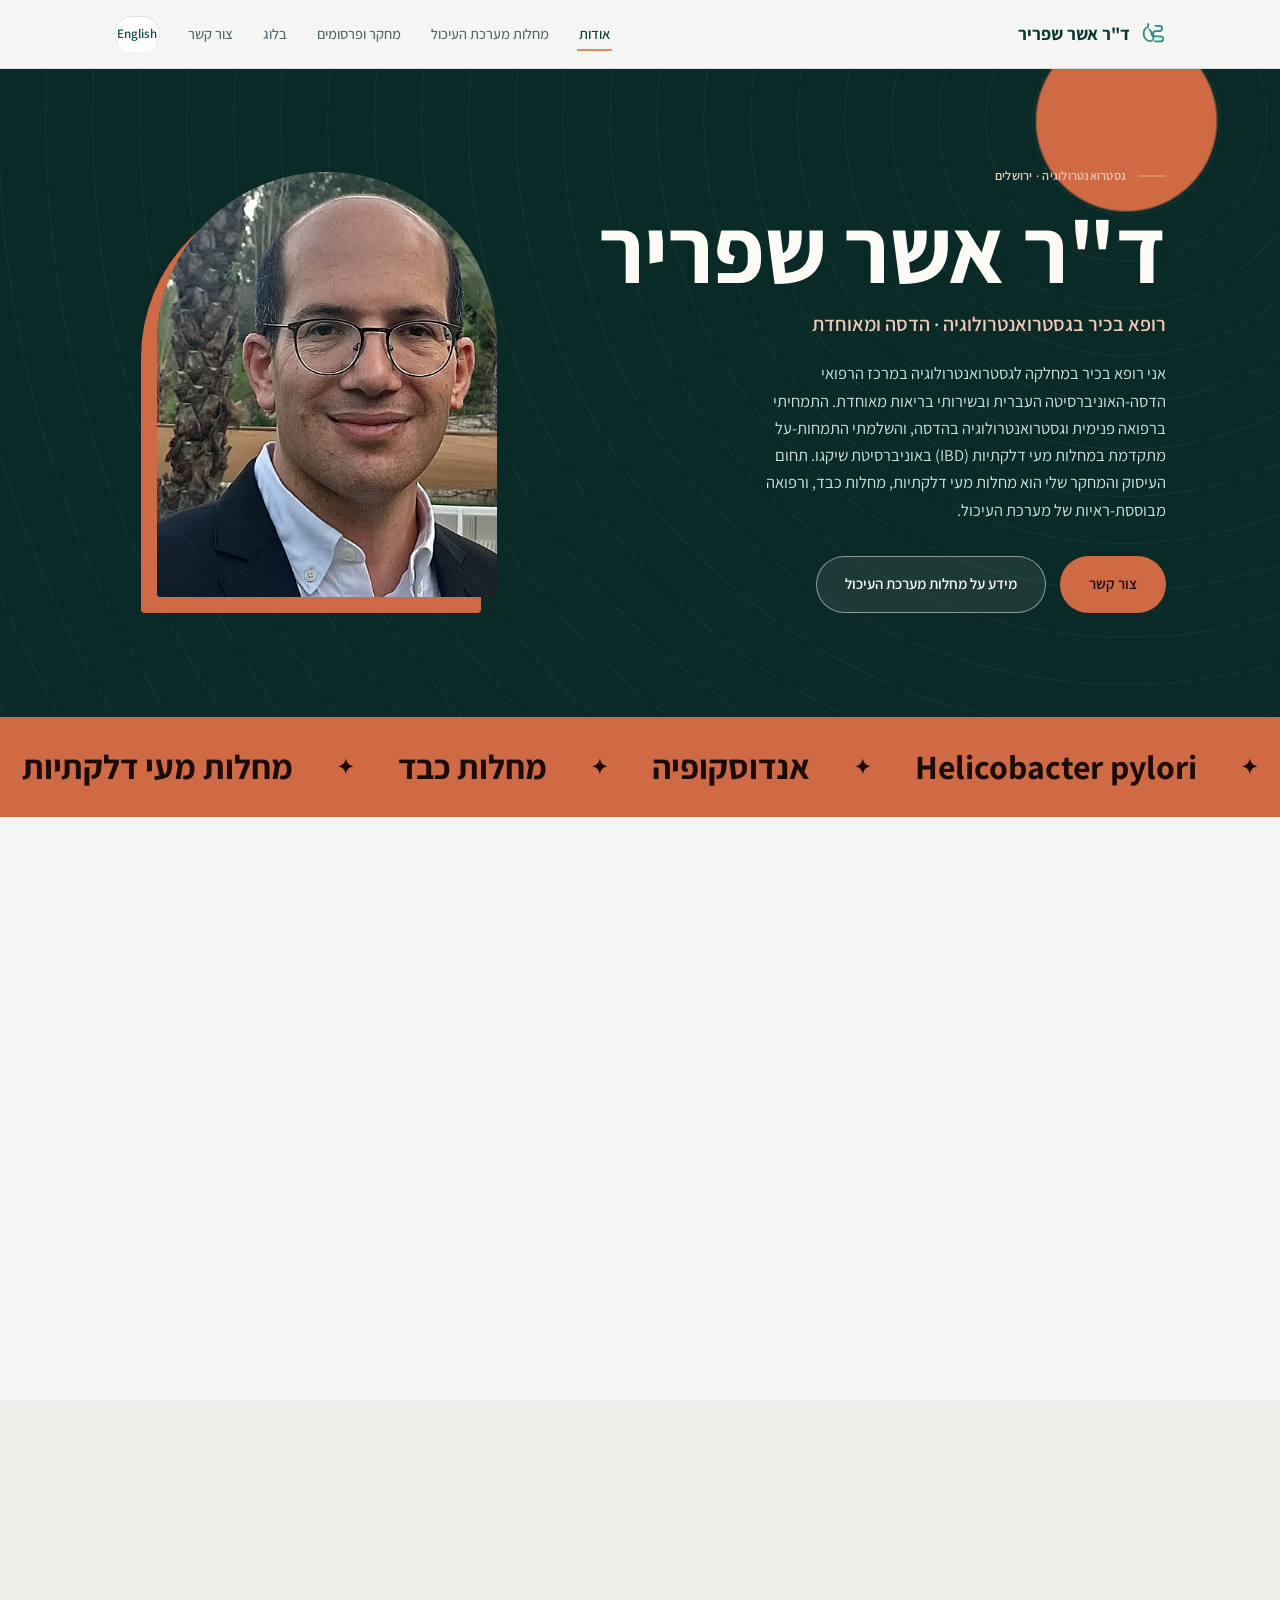
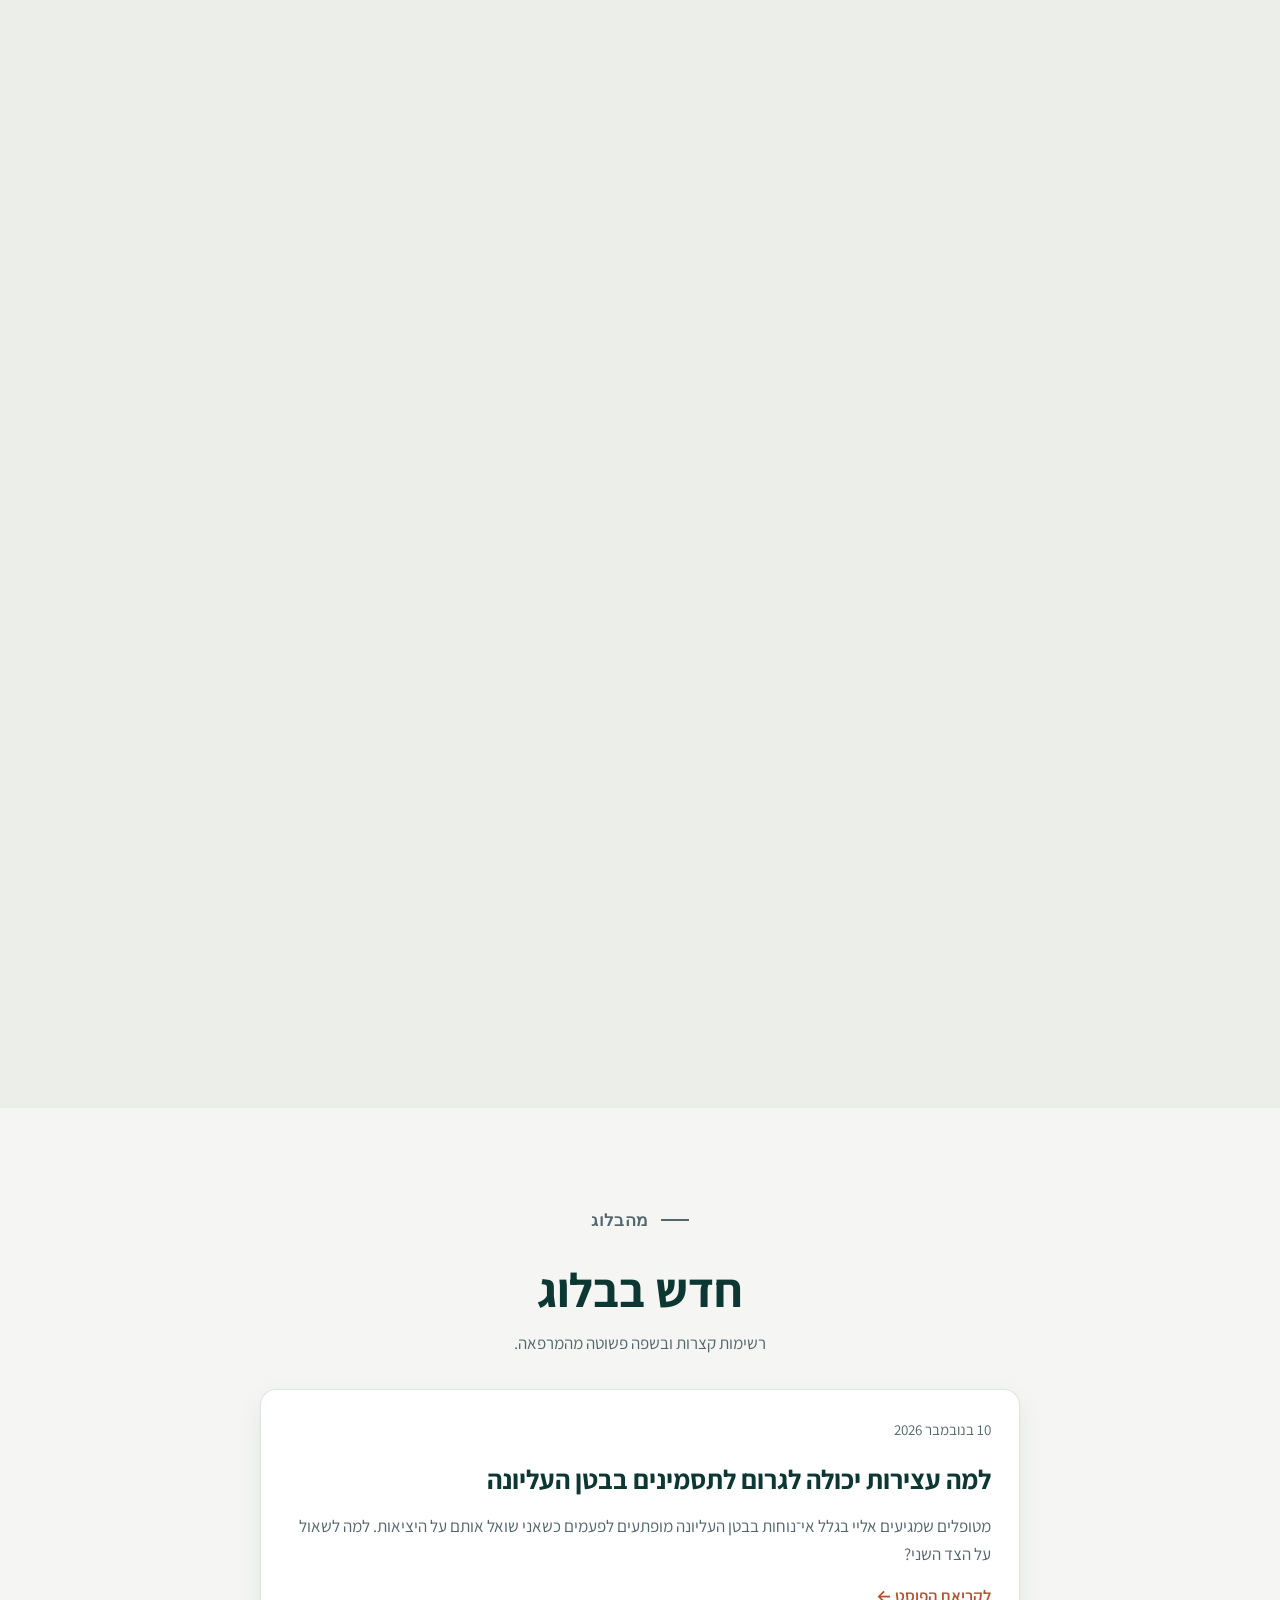
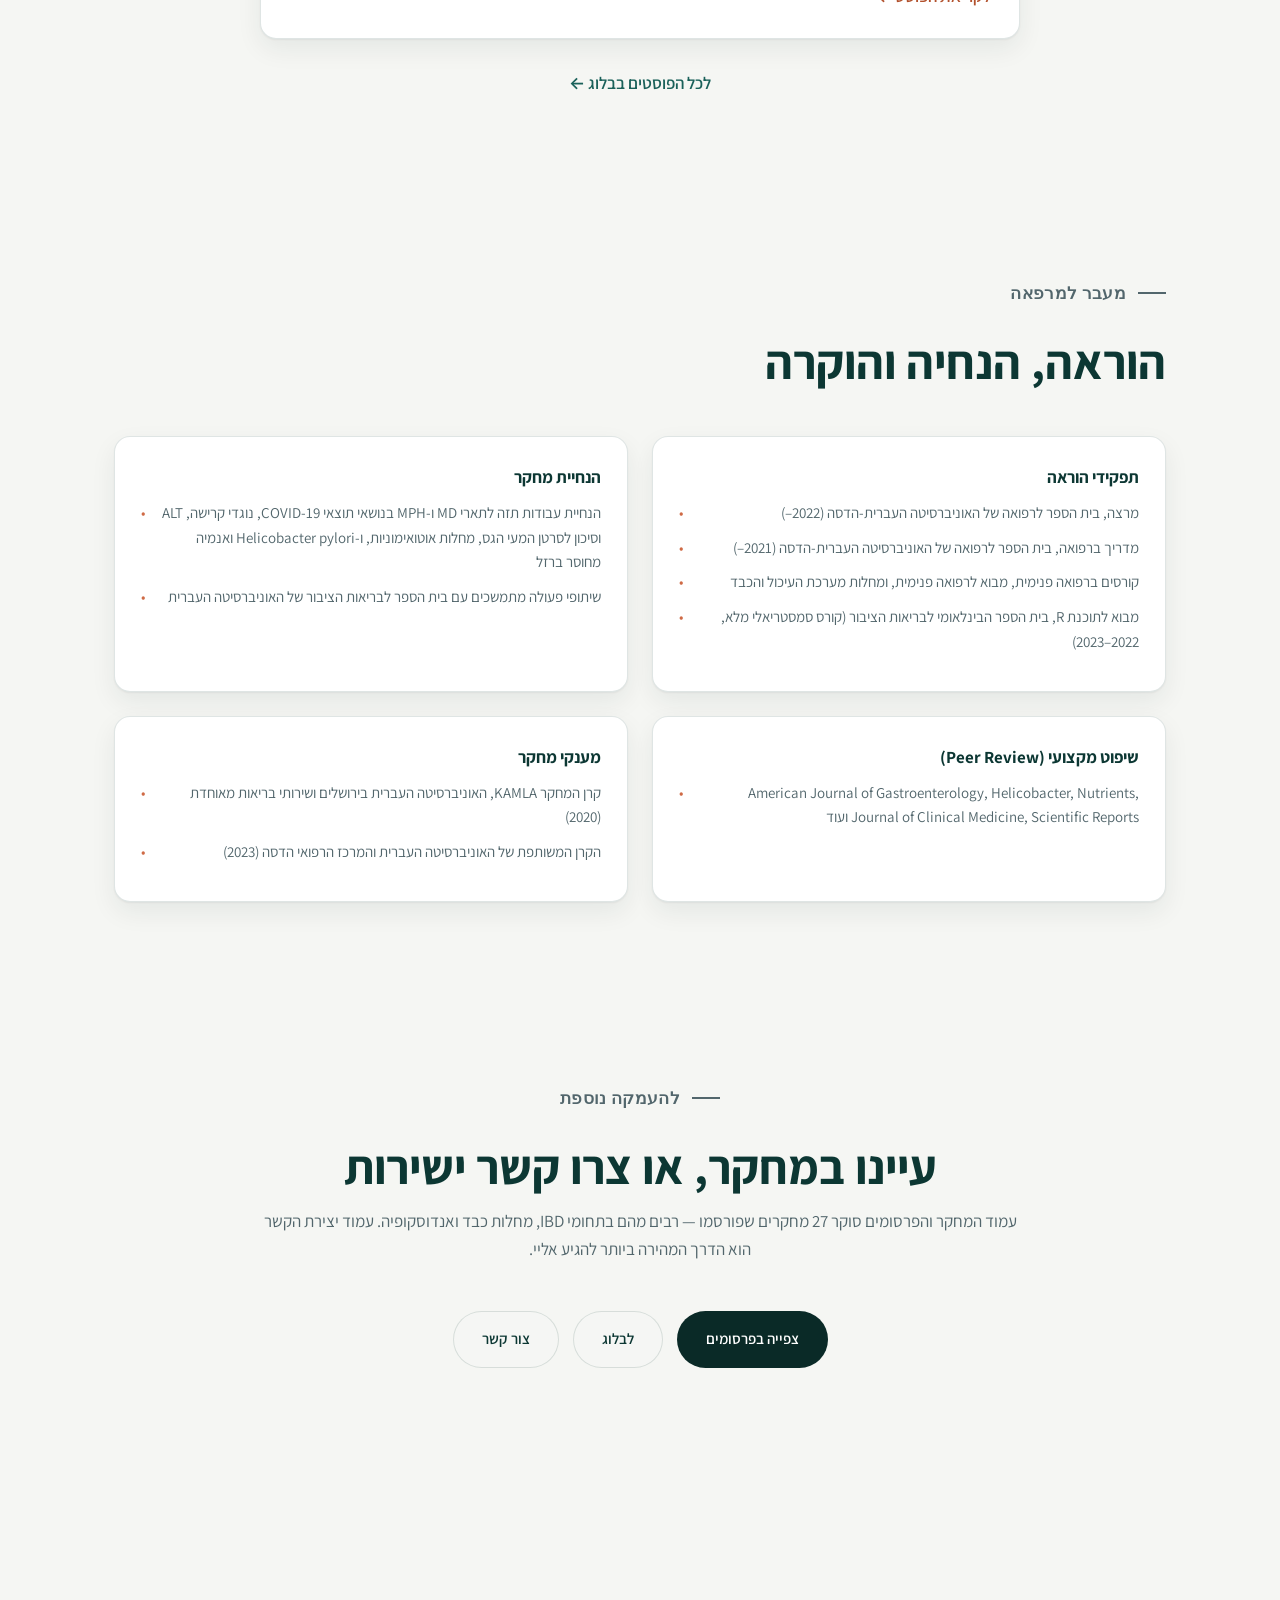
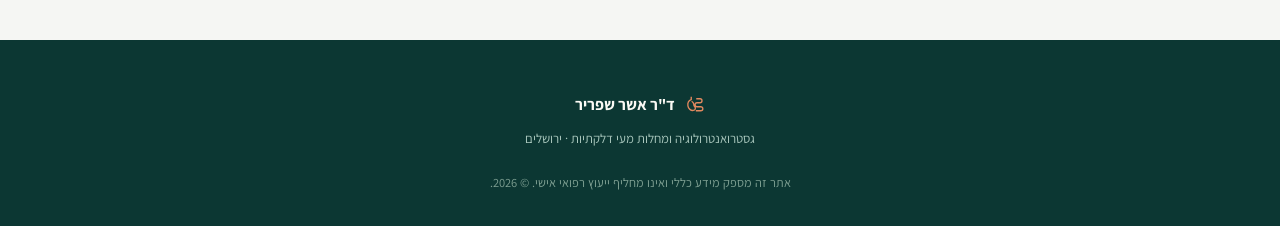
<file: index.html>
<!DOCTYPE html>
<html lang="he" dir="rtl">
<head>
<meta charset="UTF-8">
<meta http-equiv="refresh" content="0; url=he/index.html">
<title>Dr. Asher Shafrir</title>
<link rel="canonical" href="he/index.html">
</head>
<body>
<p><a href="he/index.html">עברית</a> · <a href="en/index.html">English</a></p>
</body>
</html>
</file>
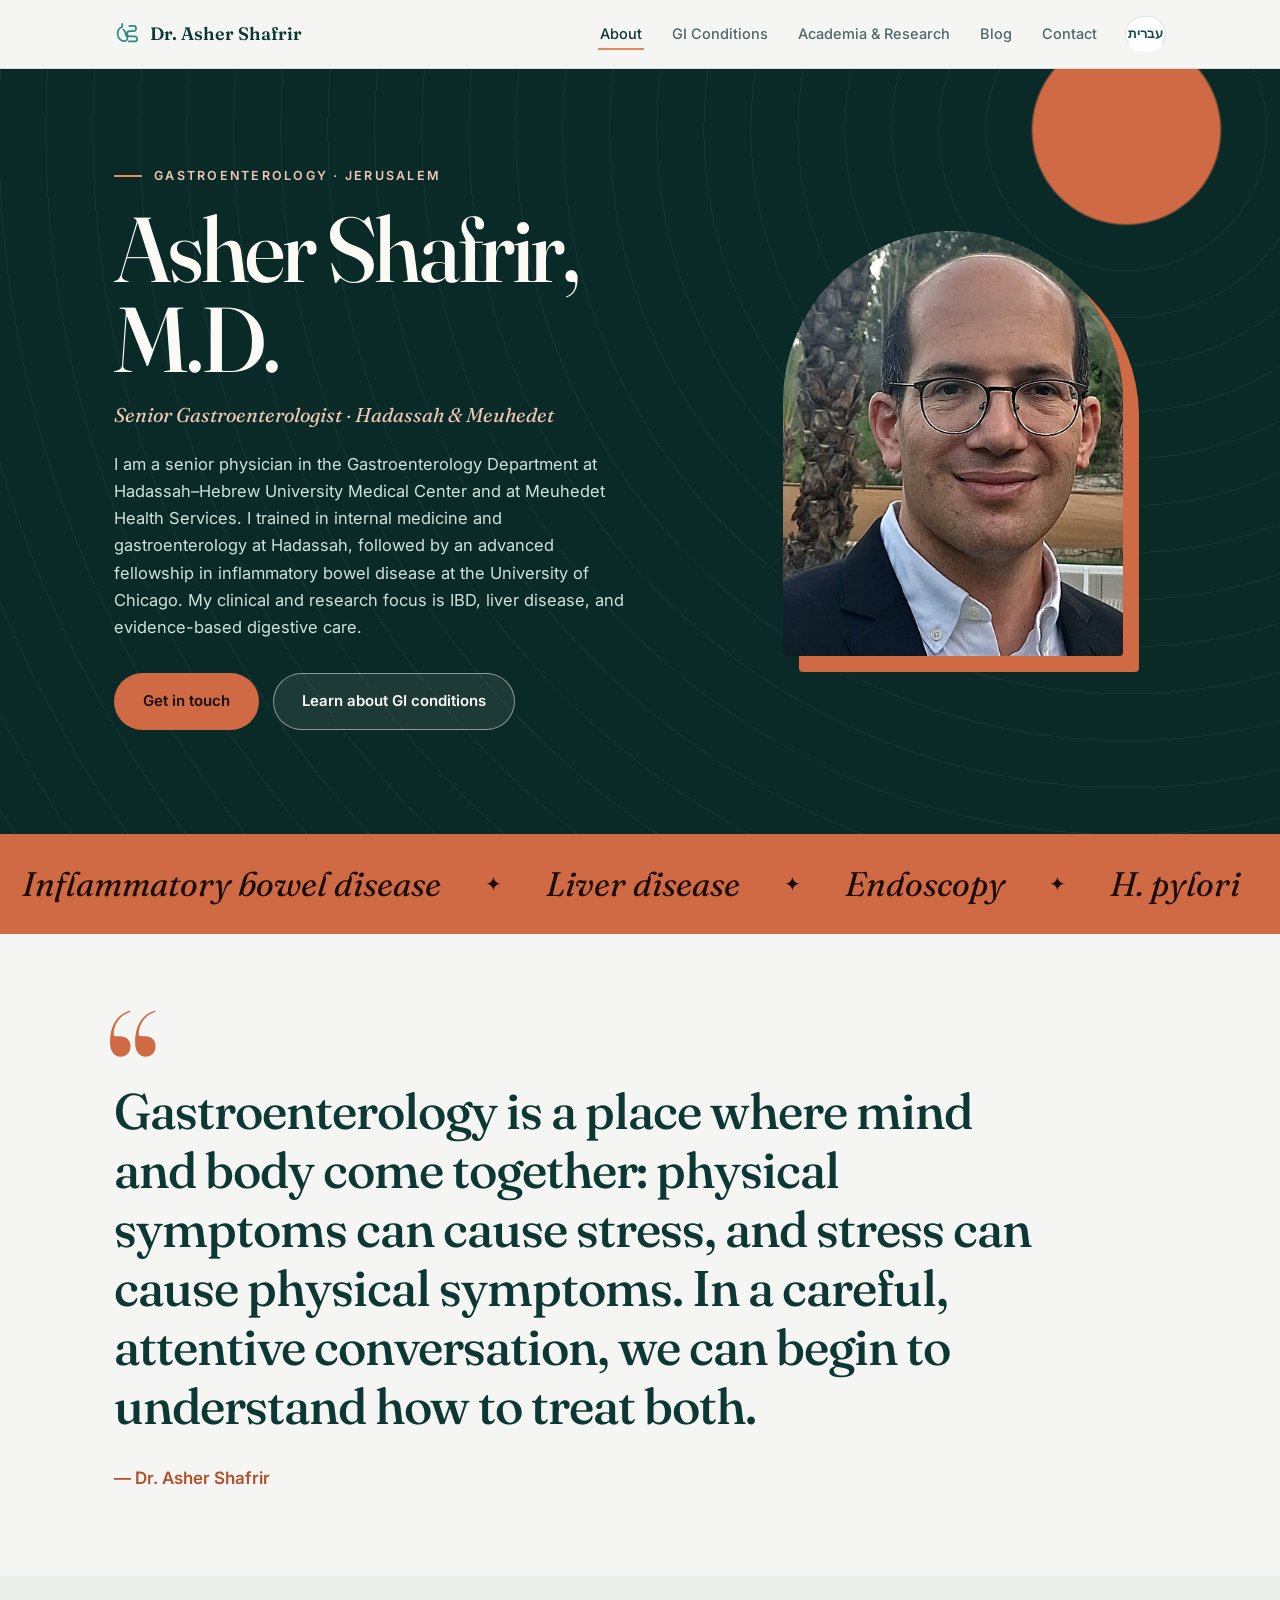
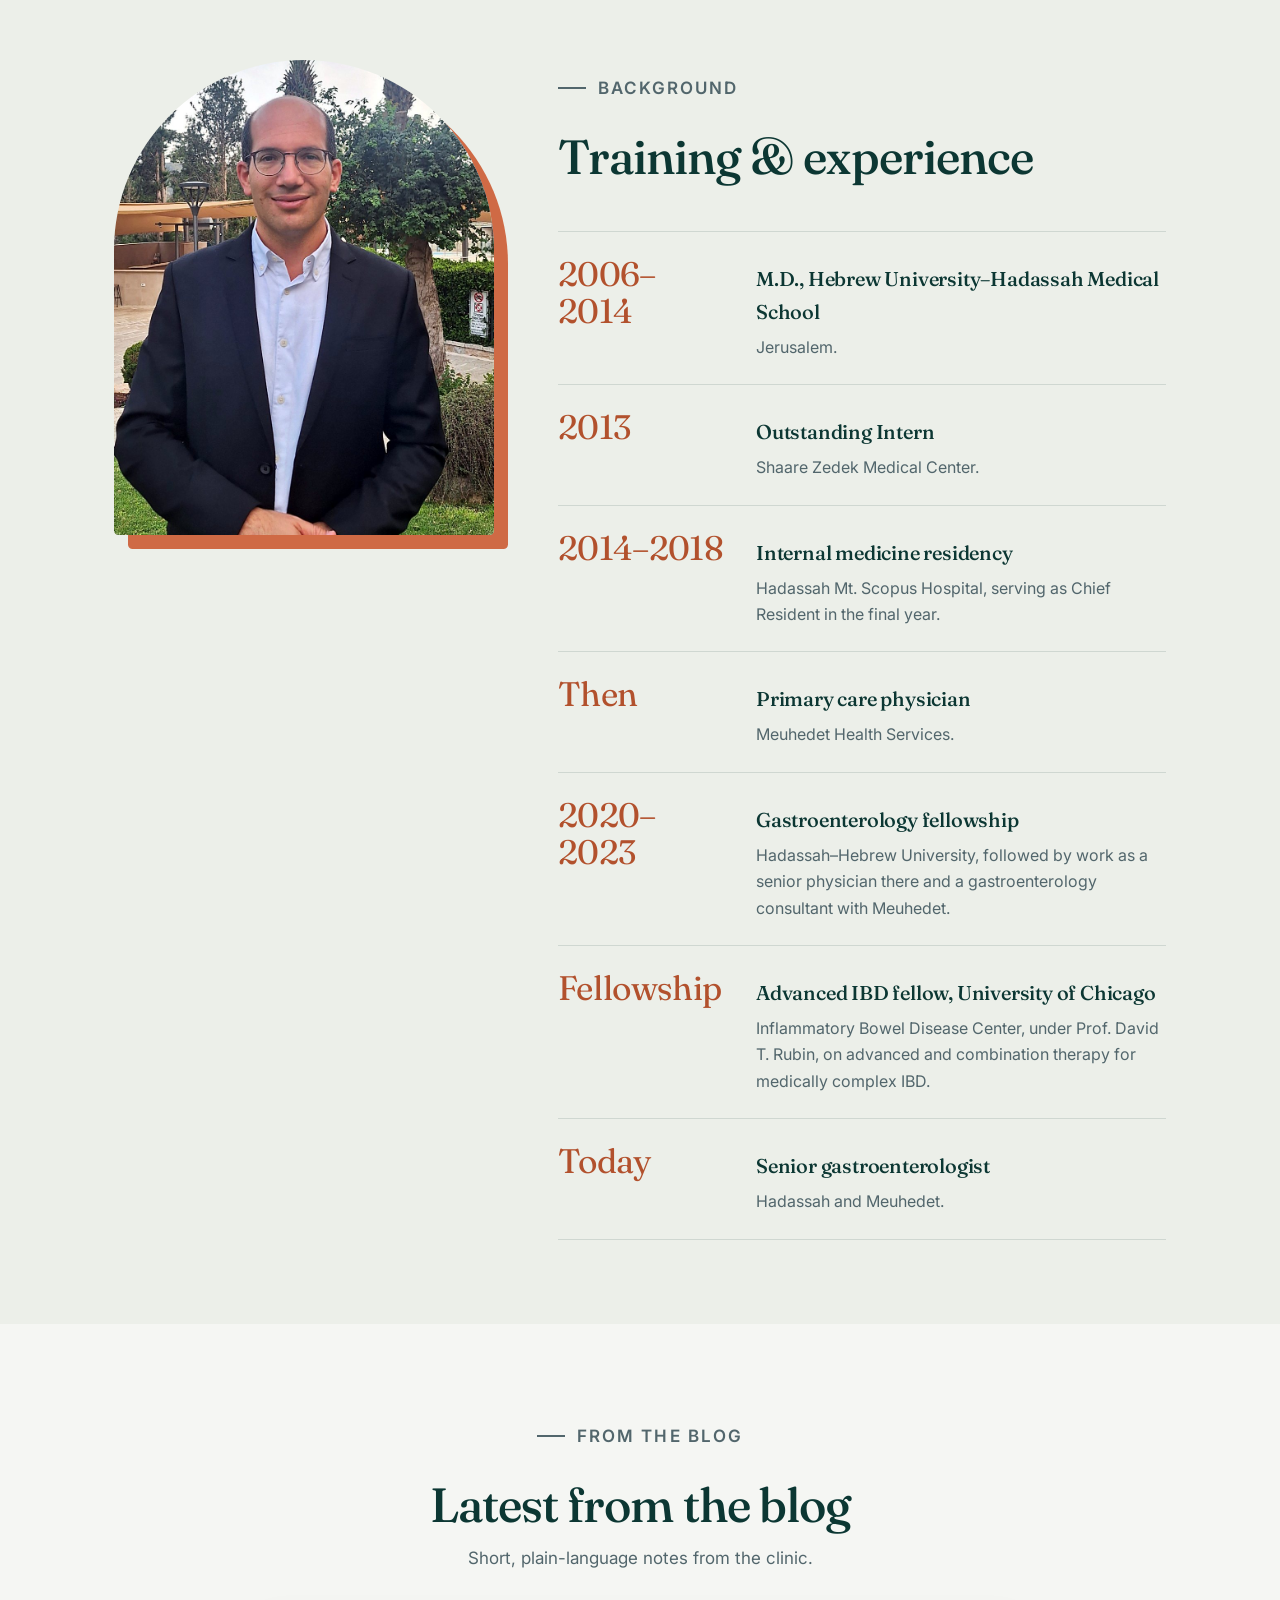
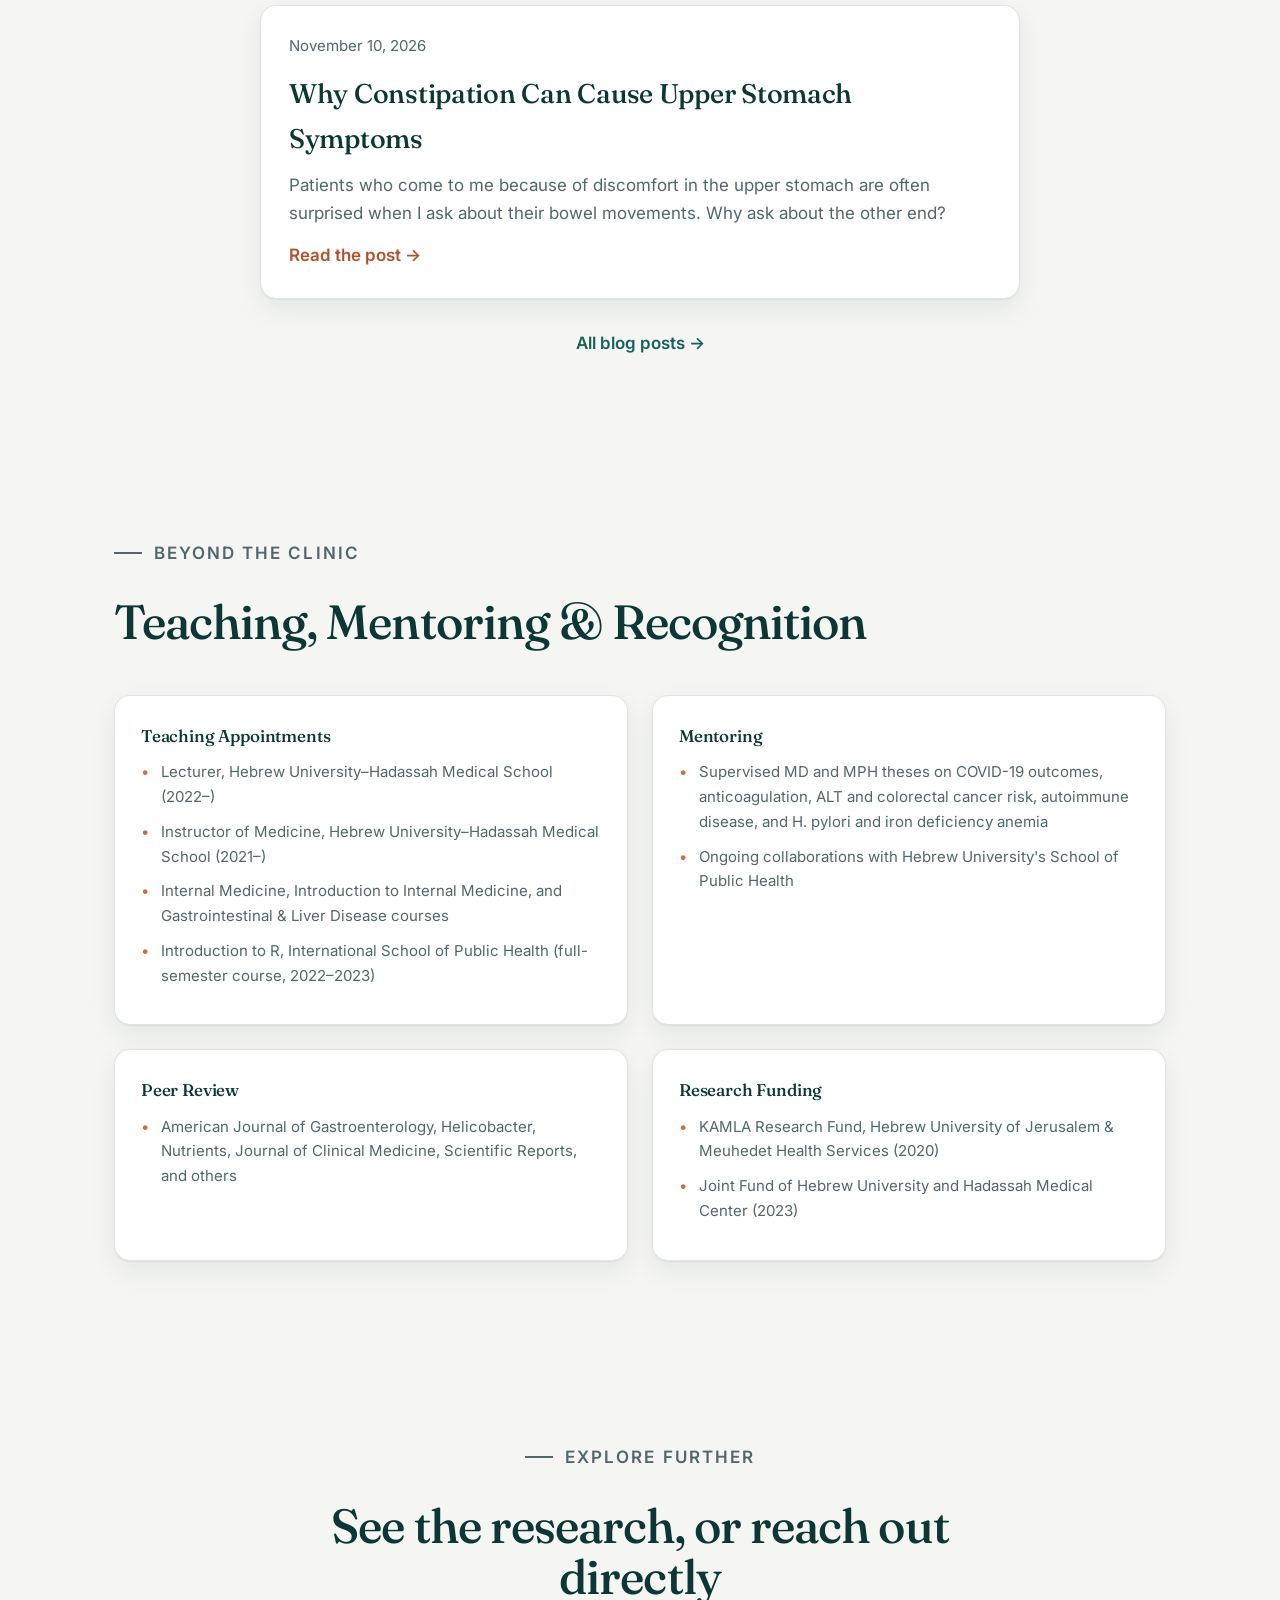
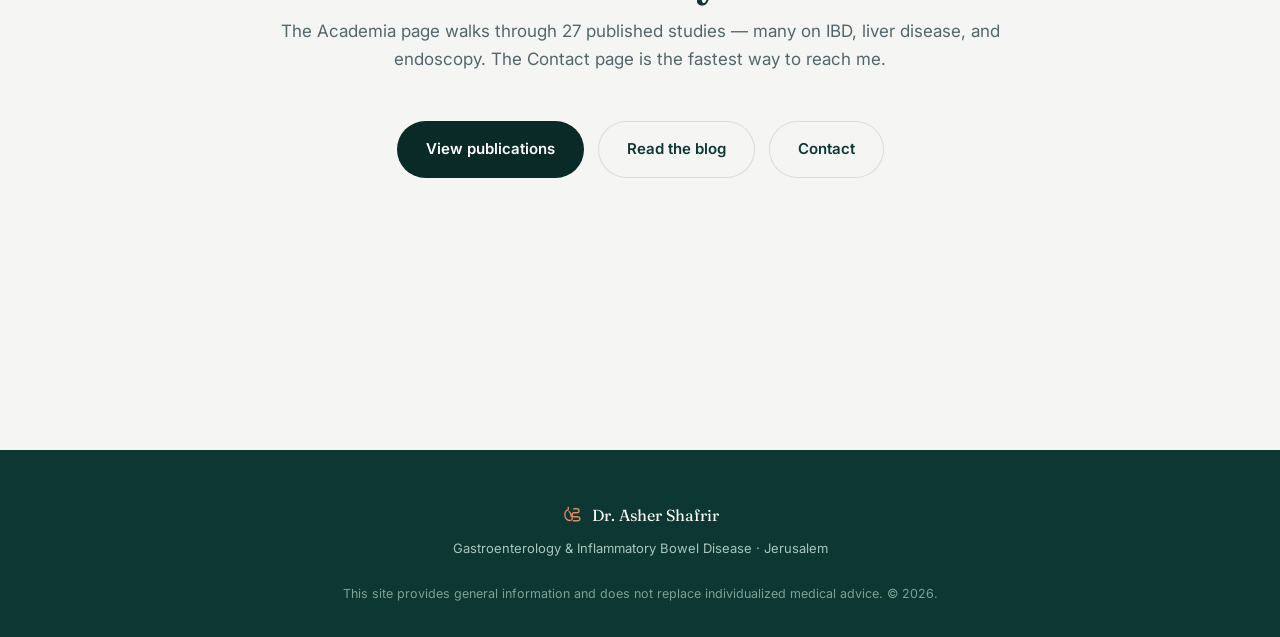
<file: en/index.html>
<!DOCTYPE html>
<html lang="en" dir="ltr">
<head>
<meta charset="UTF-8">
<meta name="viewport" content="width=device-width, initial-scale=1.0">
<title>Dr. Asher Shafrir, M.D. — Gastroenterologist, Jerusalem</title>
<meta name="description" content="Dr. Asher Shafrir, M.D. is a gastroenterologist trained at Hadassah-Hebrew University and the University of Chicago, specializing in inflammatory bowel disease.">

<link rel="preconnect" href="https://fonts.googleapis.com">
<link rel="preconnect" href="https://fonts.gstatic.com" crossorigin>
<link href="https://fonts.googleapis.com/css2?family=Fraunces:ital,opsz,wght@0,9..144,400;0,9..144,500;0,9..144,600;1,9..144,500&family=Inter:wght@400;500;600;700&display=swap" rel="stylesheet">
<link rel="stylesheet" href="../assets/css/style.css">
</head>
<body>

<a class="skip-link" href="#main">Skip to content</a>

<nav class="site-nav" id="siteNav">
  <div class="container">
    <a class="brand" href="index.html">
      <svg viewBox="0 0 24 24" fill="none" stroke="currentColor" stroke-width="1.6" aria-hidden="true">
        <path d="M7.5 2v3.5C4.5 6.5 3 9.5 3.5 13c.5 3.5 3.5 6 6.5 5.5 2.3-.4 3.2-2.6 1.8-4.2-.9-1-1.3-2-1.3-3.3 0-1.3-1-2.5-2.5-3.5M13.5 4.5h4.5a2.4 2.4 0 0 1 0 4.8h-3.5a2.4 2.4 0 0 0 0 4.8H19a2.4 2.4 0 0 1 0 4.8h-6"/>
      </svg>
      Dr. Asher Shafrir
    </a>
    <ul class="nav-links">
      <li><a href="index.html" aria-current="page">About</a></li>
      <li><a href="gi-conditions.html">GI Conditions</a></li>
      <li><a href="academia.html">Academia &amp; Research</a></li>
      <li><a href="blog.html">Blog</a></li>
      <li><a href="contact.html">Contact</a></li>
      <li><a class="lang-switch" href="../he/index.html">עברית</a></li>
    </ul>
    <button class="nav-toggle" id="navToggle" aria-expanded="false" aria-controls="siteNav" aria-label="Toggle menu">
      <svg width="24" height="24" viewBox="0 0 24 24" fill="none" stroke="currentColor" stroke-width="2"><path d="M3 6h18M3 12h18M3 18h18"/></svg>
    </button>
  </div>
</nav>

<main id="main">

  <header class="hero hero-home">
    <div class="container">
      <div>
        <p class="hero-eyebrow">Gastroenterology &middot; Jerusalem</p>
        <h1>Asher Shafrir, M.D.</h1>
        <p class="hero-role">Senior Gastroenterologist &middot; Hadassah &amp; Meuhedet</p>
        <p class="hero-sub">I am a senior physician in the Gastroenterology Department at Hadassah–Hebrew University Medical Center and at Meuhedet Health Services. I trained in internal medicine and gastroenterology at Hadassah, followed by an advanced fellowship in inflammatory bowel disease at the University of Chicago. My clinical and research focus is IBD, liver disease, and evidence-based digestive care.</p>
        <div class="hero-actions">
          <a class="btn btn-primary" href="contact.html">Get in touch</a>
          <a class="btn btn-ghost" href="gi-conditions.html">Learn about GI conditions</a>
        </div>
      </div>
      <div class="hero-photo-frame">
        <img src="../assets/images/profile.jpg?v=3" alt="Portrait of Dr. Asher Shafrir" onerror="this.parentElement.innerHTML='<div class=&quot;photo-placeholder&quot;>Portrait photo will appear here</div>'">
      </div>
    </div>
  </header>

  <div class="marquee" aria-hidden="true"><div class="marquee-track"><span>Inflammatory bowel disease</span><span>Liver disease</span><span>Endoscopy</span><span>H. pylori</span><span>Colorectal cancer risk</span><span>Evidence-based care</span><span>Inflammatory bowel disease</span><span>Liver disease</span><span>Endoscopy</span><span>H. pylori</span><span>Colorectal cancer risk</span><span>Evidence-based care</span><span>Inflammatory bowel disease</span><span>Liver disease</span><span>Endoscopy</span><span>H. pylori</span><span>Colorectal cancer risk</span><span>Evidence-based care</span><span>Inflammatory bowel disease</span><span>Liver disease</span><span>Endoscopy</span><span>H. pylori</span><span>Colorectal cancer risk</span><span>Evidence-based care</span></div></div>

  <section class="pullquote">
    <div class="container reveal">
      <blockquote><p>Gastroenterology is a place where mind and body come together: physical symptoms can cause stress, and stress can cause physical symptoms. In a careful, attentive conversation, we can begin to understand how to treat both.</p><cite>— Dr. Asher Shafrir</cite></blockquote>
    </div>
  </section>

  <section id="bio" style="background:var(--bg-deep);">
    <div class="container bio-split">
      <figure class="bio-photo reveal"><img src="../assets/images/standing.jpg" alt="Dr. Asher Shafrir in a dark blazer, standing outdoors among palm trees" loading="lazy" width="924" height="1155"></figure>
      <div>
      <div class="section-head reveal">
        <p class="eyebrow">Background</p>
        <h2>Training &amp; experience</h2>
      </div>
      <ol class="career"><li class="reveal"><span class="yr">2006–2014</span><div><h3>M.D., Hebrew University–Hadassah Medical School</h3><p>Jerusalem.</p></div></li><li class="reveal"><span class="yr">2013</span><div><h3>Outstanding Intern</h3><p>Shaare Zedek Medical Center.</p></div></li><li class="reveal"><span class="yr">2014–2018</span><div><h3>Internal medicine residency</h3><p>Hadassah Mt. Scopus Hospital, serving as Chief Resident in the final year.</p></div></li><li class="reveal"><span class="yr">Then</span><div><h3>Primary care physician</h3><p>Meuhedet Health Services.</p></div></li><li class="reveal"><span class="yr">2020–2023</span><div><h3>Gastroenterology fellowship</h3><p>Hadassah–Hebrew University, followed by work as a senior physician there and a gastroenterology consultant with Meuhedet.</p></div></li><li class="reveal"><span class="yr">Fellowship</span><div><h3>Advanced IBD fellow, University of Chicago</h3><p>Inflammatory Bowel Disease Center, under Prof. David T. Rubin, on advanced and combination therapy for medically complex IBD.</p></div></li><li class="reveal"><span class="yr">Today</span><div><h3>Senior gastroenterologist</h3><p>Hadassah and Meuhedet.</p></div></li></ol>
      </div>
    </div>
  </section>

  <section id="latest-post">
    <div class="container">
      <div class="section-head center" style="margin-bottom:32px;">
        <p class="eyebrow">From the Blog</p>
        <h2>Latest from the blog</h2>
        <p>Short, plain-language notes from the clinic.</p>
      </div>
      <div class="post-list">
        <a class="post-card" href="post-constipation-upper-stomach.html">
          <p class="post-meta">November 10, 2026</p>
          <h2>Why Constipation Can Cause Upper Stomach Symptoms</h2>
          <p>Patients who come to me because of discomfort in the upper stomach are often surprised when I ask about their bowel movements. Why ask about the other end?</p>
          <span class="read-more">Read the post &rarr;</span>
        </a>
        <p style="text-align:center; margin:0;"><a class="back-link" href="blog.html">All blog posts &rarr;</a></p>
      </div>
    </div>
  </section>

  <section id="more">
    <div class="container">
      <div class="section-head">
        <p class="eyebrow">Beyond the Clinic</p>
        <h2>Teaching, Mentoring &amp; Recognition</h2>
      </div>

      <div class="info-grid">
        <div class="info-card">
          <h3>Teaching Appointments</h3>
          <ul>
            <li>Lecturer, Hebrew University–Hadassah Medical School (2022–)</li>
            <li>Instructor of Medicine, Hebrew University–Hadassah Medical School (2021–)</li>
            <li>Internal Medicine, Introduction to Internal Medicine, and Gastrointestinal &amp; Liver Disease courses</li>
            <li>Introduction to R, International School of Public Health (full-semester course, 2022–2023)</li>
          </ul>
        </div>
        <div class="info-card">
          <h3>Mentoring</h3>
          <ul>
            <li>Supervised MD and MPH theses on COVID-19 outcomes, anticoagulation, ALT and colorectal cancer risk, autoimmune disease, and H. pylori and iron deficiency anemia</li>
            <li>Ongoing collaborations with Hebrew University's School of Public Health</li>
          </ul>
        </div>
        <div class="info-card">
          <h3>Peer Review</h3>
          <ul>
            <li>American Journal of Gastroenterology, Helicobacter, Nutrients, Journal of Clinical Medicine, Scientific Reports, and others</li>
          </ul>
        </div>
        <div class="info-card">
          <h3>Research Funding</h3>
          <ul>
            <li>KAMLA Research Fund, Hebrew University of Jerusalem &amp; Meuhedet Health Services (2020)</li>
            <li>Joint Fund of Hebrew University and Hadassah Medical Center (2023)</li>
          </ul>
        </div>
      </div>
    </div>
  </section>

  <section id="cta">
    <div class="container" style="text-align:center;">
      <div class="section-head center">
        <p class="eyebrow">Explore Further</p>
        <h2>See the research, or reach out directly</h2>
        <p>The Academia page walks through 27 published studies — many on IBD, liver disease, and endoscopy. The Contact page is the fastest way to reach me.</p>
      </div>
      <div class="hero-actions" style="justify-content:center; margin-top:0;">
        <a class="btn btn-solid" href="academia.html">View publications</a>
        <a class="btn btn-ghost" style="color:var(--teal-900); border-color:var(--line);" href="blog.html">Read the blog</a>
        <a class="btn btn-ghost" style="color:var(--teal-900); border-color:var(--line);" href="contact.html">Contact</a>
      </div>
    </div>
  </section>

  <section class="reviews-widget">
    <div class="container">
      <iframe style="z-index: 2;" frameBorder="0" height="100px" width="200px" allowfullscreen title="Patient reviews on MedReviews" src="https://www.medreviews.co.il/provider/dr-shafrir-asher/rating-widget-new"></iframe>
    </div>
  </section>

</main>

<footer>
  <div class="container">
    <div class="footer-mark">
      <svg viewBox="0 0 24 24" fill="none" stroke="currentColor" stroke-width="1.6" aria-hidden="true">
        <path d="M7.5 2v3.5C4.5 6.5 3 9.5 3.5 13c.5 3.5 3.5 6 6.5 5.5 2.3-.4 3.2-2.6 1.8-4.2-.9-1-1.3-2-1.3-3.3 0-1.3-1-2.5-2.5-3.5M13.5 4.5h4.5a2.4 2.4 0 0 1 0 4.8h-3.5a2.4 2.4 0 0 0 0 4.8H19a2.4 2.4 0 0 1 0 4.8h-6"/>
      </svg>
      Dr. Asher Shafrir
    </div>
    <p class="tagline">Gastroenterology &amp; Inflammatory Bowel Disease &middot; Jerusalem</p>
    <p class="fine">This site provides general information and does not replace individualized medical advice. &copy; 2026.</p>
  </div>
</footer>

<script src="../assets/js/main.js"></script>
</body>
</html>
</file>
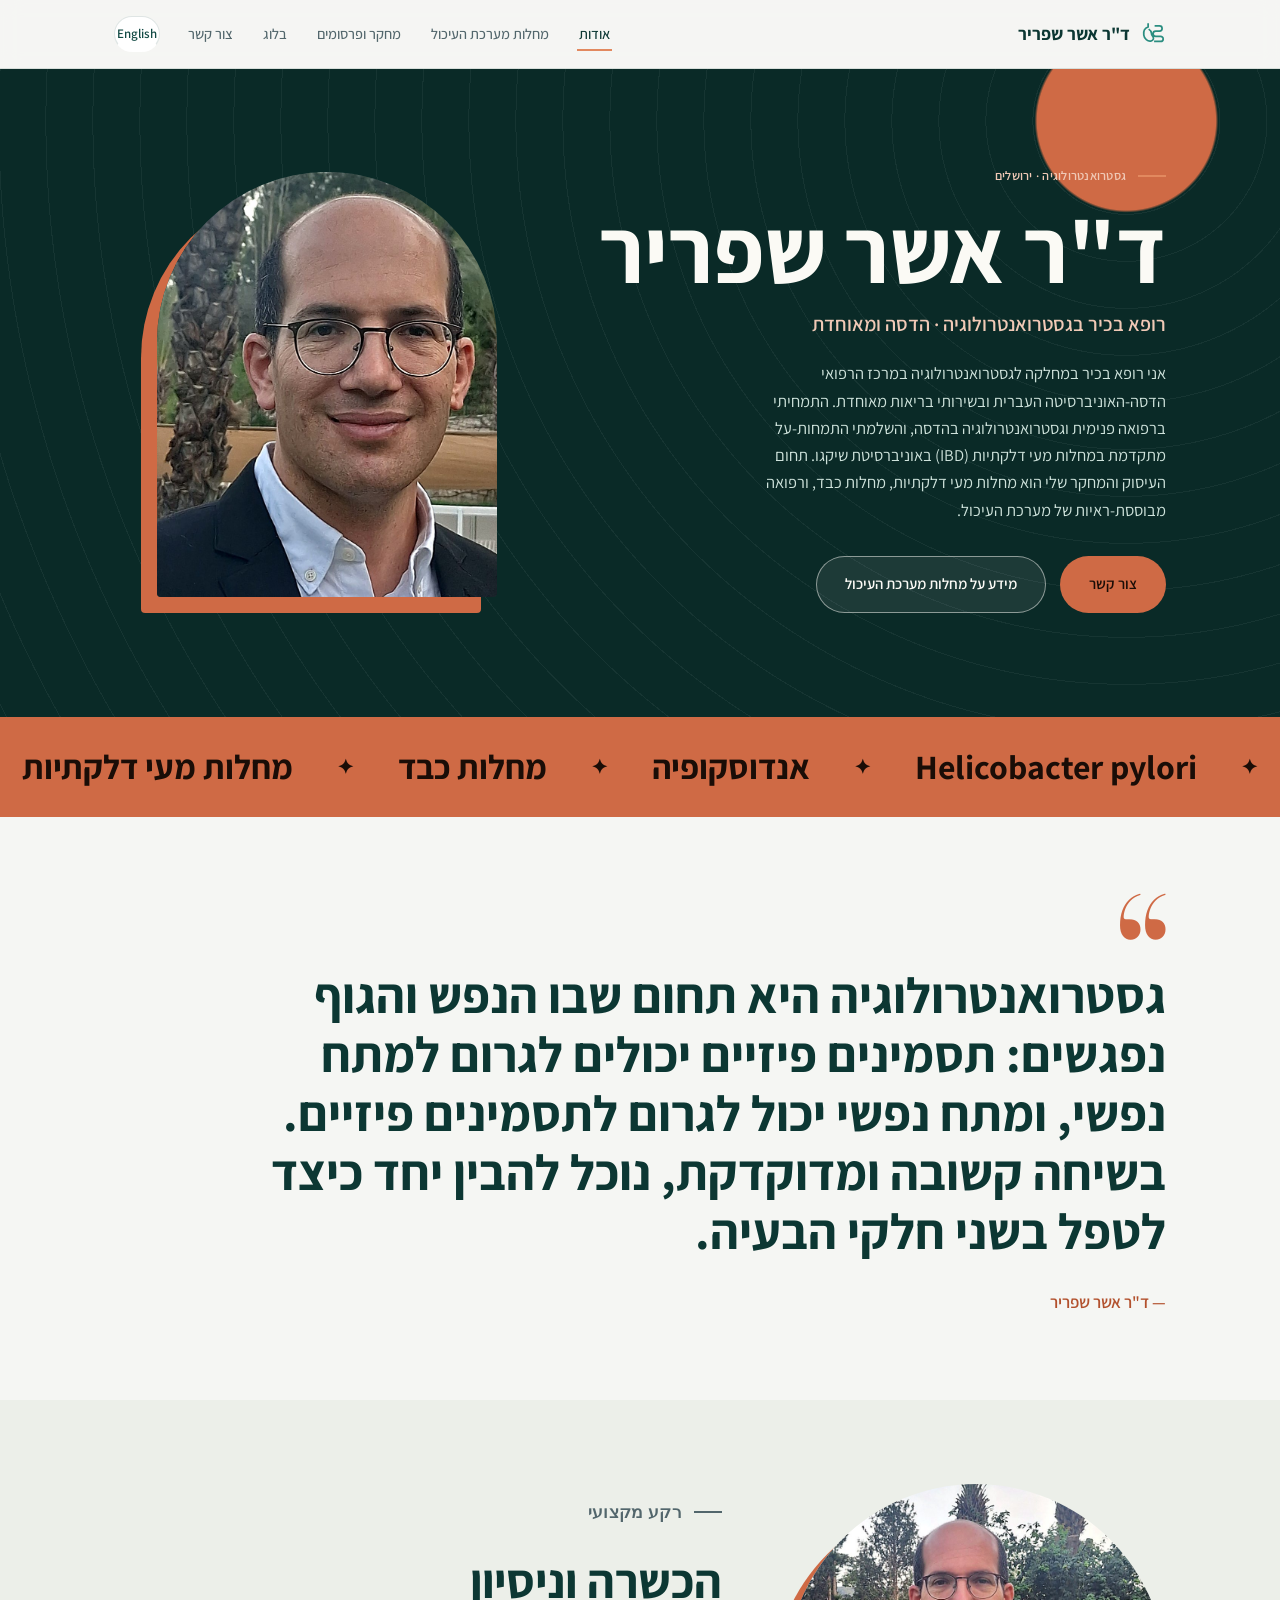
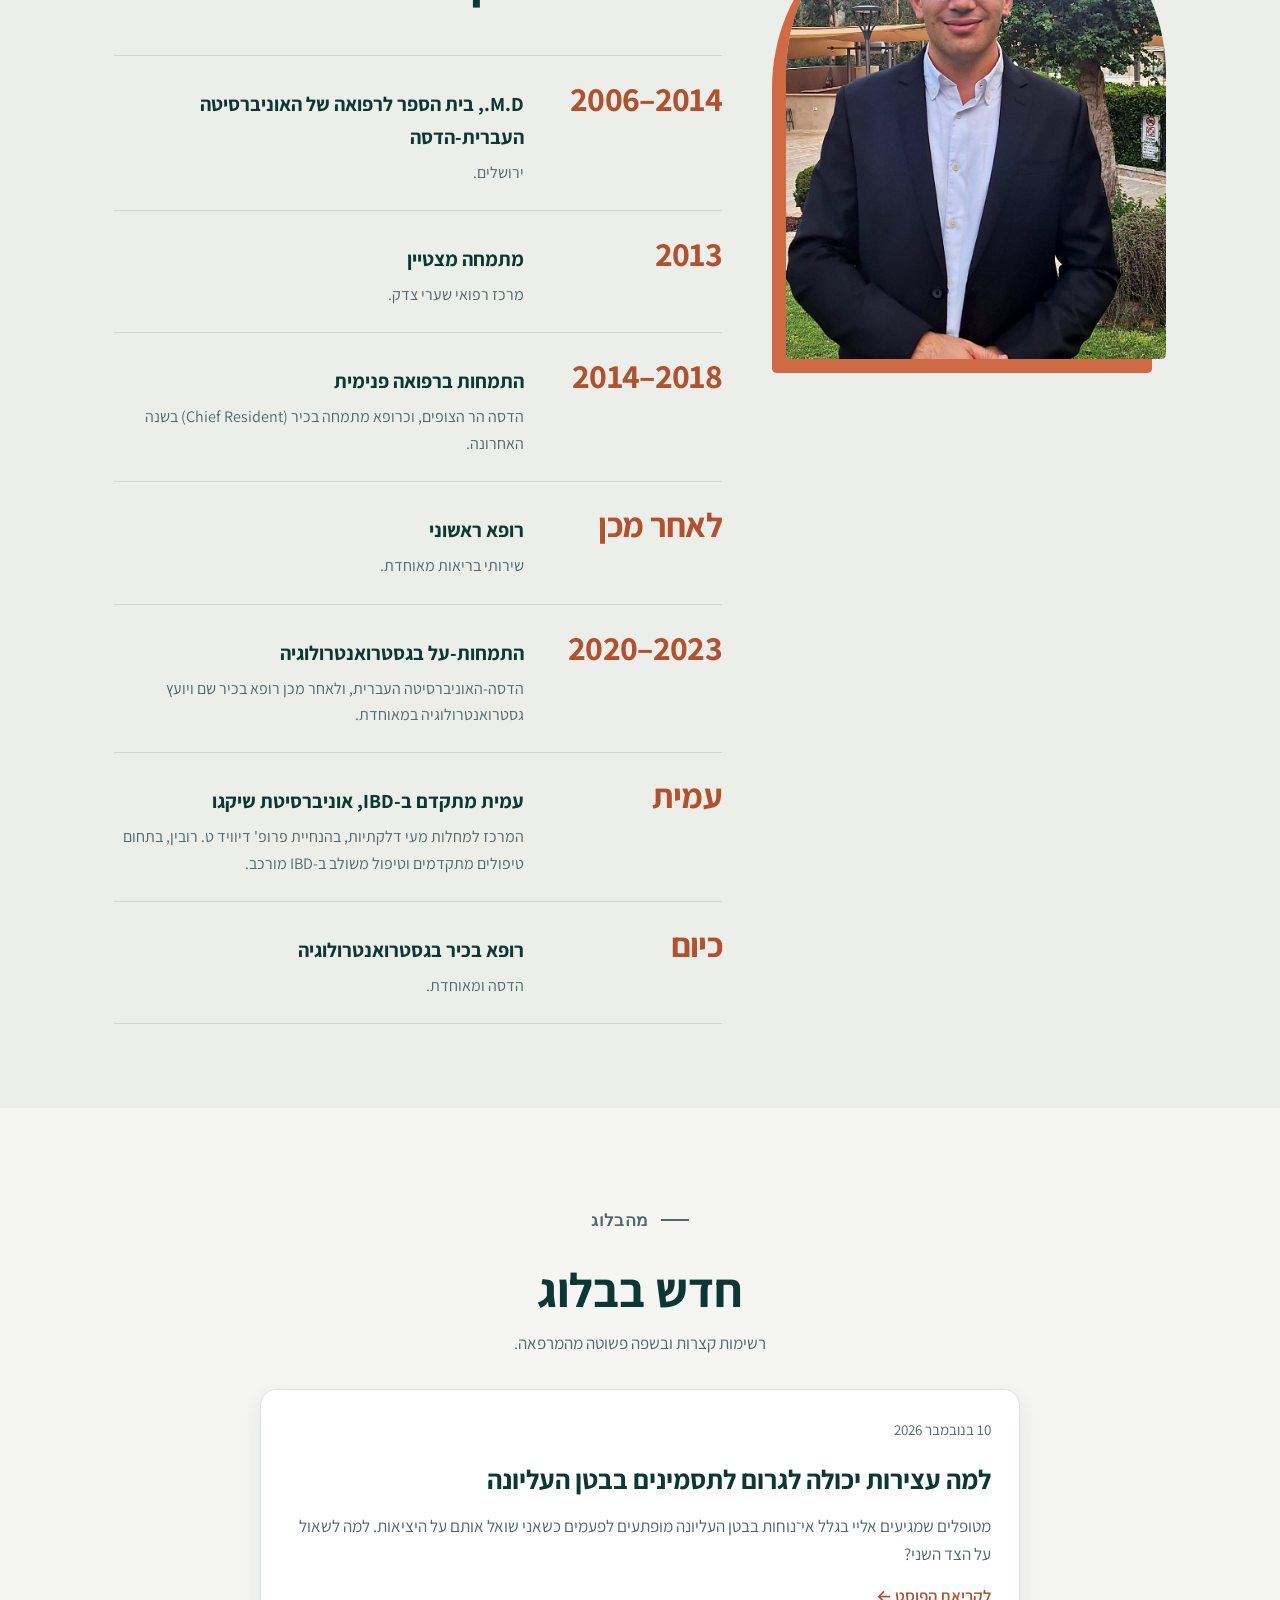
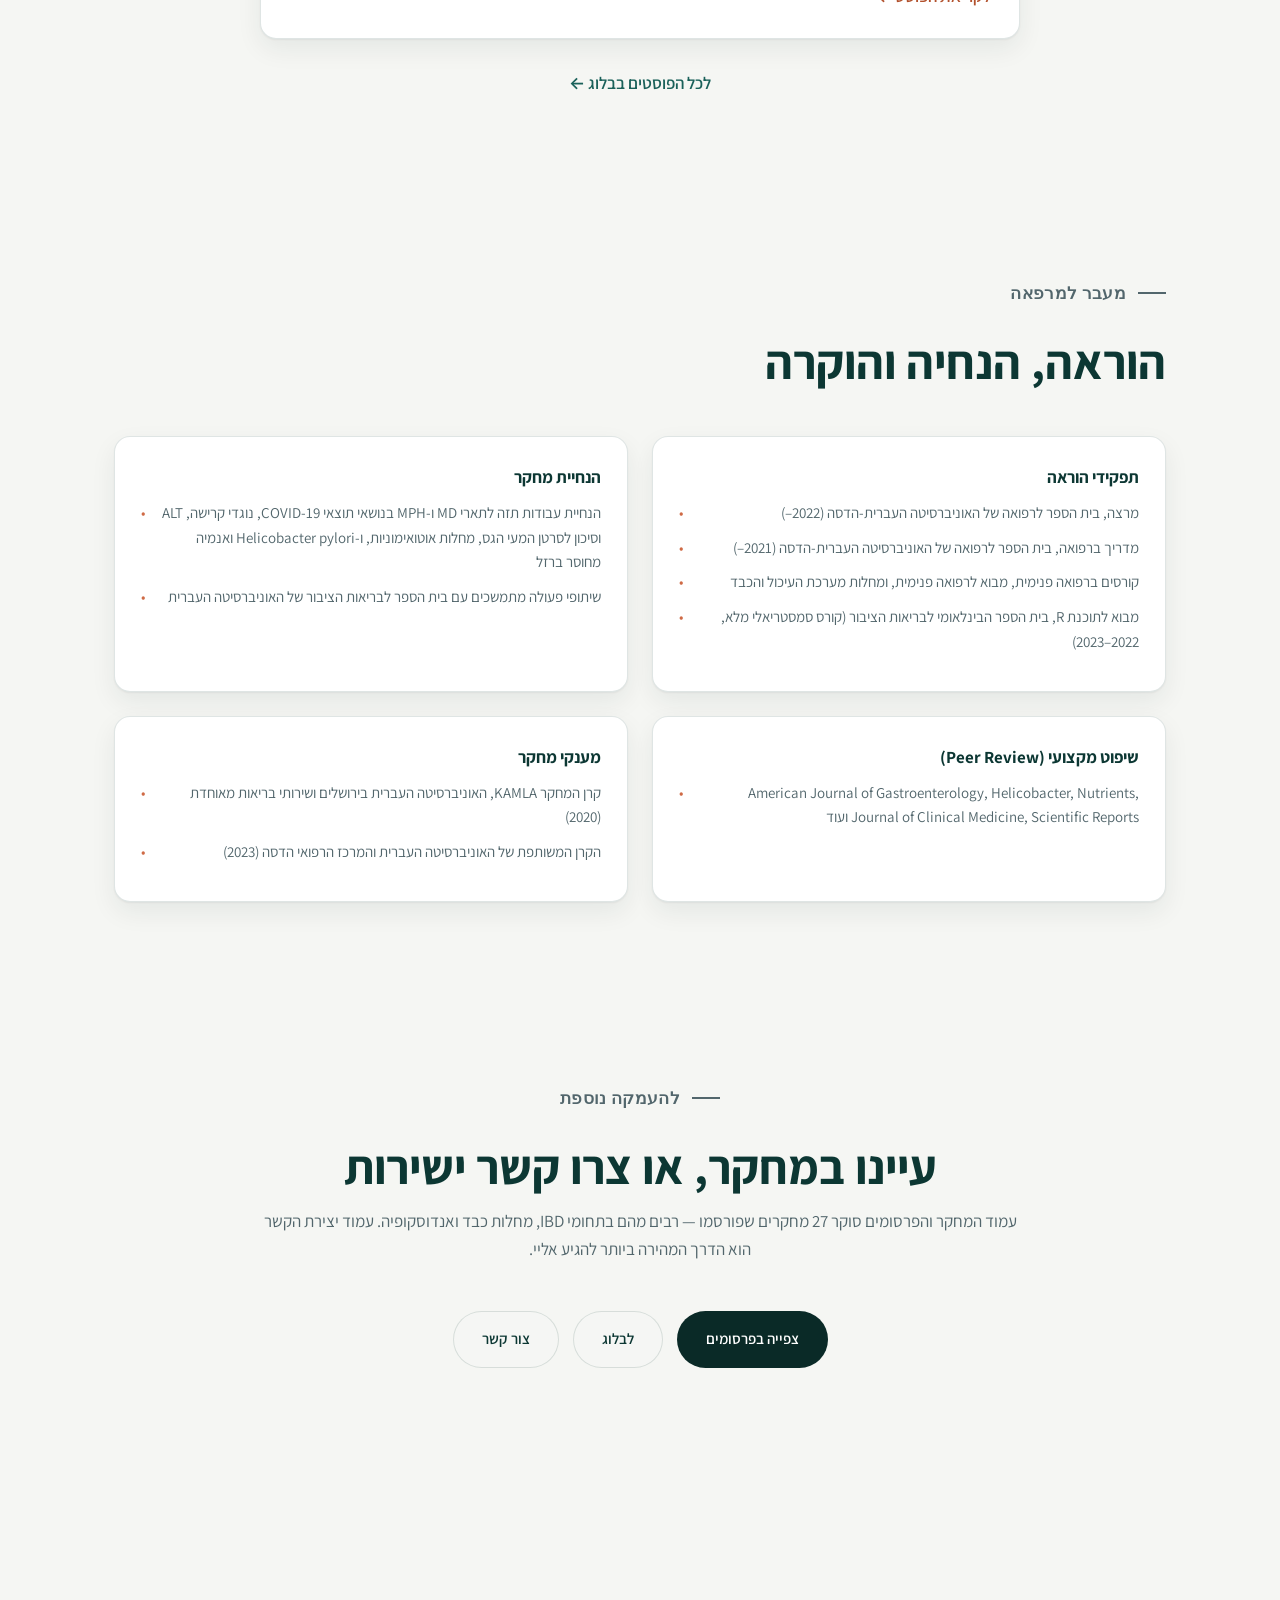
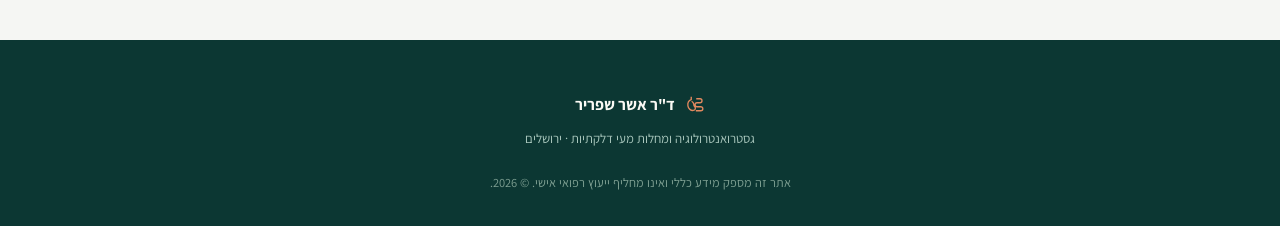
<file: he/index.html>
<!DOCTYPE html>
<html lang="he" dir="rtl">
<head>
<meta charset="UTF-8">
<meta name="viewport" content="width=device-width, initial-scale=1.0">
<title>ד"ר אשר שפריר, M.D. — גסטרואנטרולוג, ירושלים</title>
<meta name="description" content="ד&quot;ר אשר שפריר, M.D. הוא רופא גסטרואנטרולוג שהוכשר בהדסה-האוניברסיטה העברית ובאוניברסיטת שיקגו, ומתמחה במחלות מעי דלקתיות.">

<link rel="preconnect" href="https://fonts.googleapis.com">
<link rel="preconnect" href="https://fonts.gstatic.com" crossorigin>
<link href="https://fonts.googleapis.com/css2?family=Fraunces:ital,opsz,wght@0,9..144,400;0,9..144,500;0,9..144,600;1,9..144,500&family=Inter:wght@400;500;600;700&family=Assistant:wght@400;500;600;700&display=swap" rel="stylesheet">
<link rel="stylesheet" href="../assets/css/style.css">
</head>
<body>

<a class="skip-link" href="#main">דלג לתוכן</a>

<nav class="site-nav" id="siteNav">
  <div class="container">
    <a class="brand" href="index.html">
      <svg viewBox="0 0 24 24" fill="none" stroke="currentColor" stroke-width="1.6" aria-hidden="true">
        <path d="M7.5 2v3.5C4.5 6.5 3 9.5 3.5 13c.5 3.5 3.5 6 6.5 5.5 2.3-.4 3.2-2.6 1.8-4.2-.9-1-1.3-2-1.3-3.3 0-1.3-1-2.5-2.5-3.5M13.5 4.5h4.5a2.4 2.4 0 0 1 0 4.8h-3.5a2.4 2.4 0 0 0 0 4.8H19a2.4 2.4 0 0 1 0 4.8h-6"/>
      </svg>
      ד"ר אשר שפריר
    </a>
    <ul class="nav-links">
      <li><a href="index.html" aria-current="page">אודות</a></li>
      <li><a href="gi-conditions.html">מחלות מערכת העיכול</a></li>
      <li><a href="academia.html">מחקר ופרסומים</a></li>
      <li><a href="blog.html">בלוג</a></li>
      <li><a href="contact.html">צור קשר</a></li>
      <li><a class="lang-switch" href="../en/index.html">English</a></li>
    </ul>
    <button class="nav-toggle" id="navToggle" aria-expanded="false" aria-controls="siteNav" aria-label="פתח תפריט">
      <svg width="24" height="24" viewBox="0 0 24 24" fill="none" stroke="currentColor" stroke-width="2"><path d="M3 6h18M3 12h18M3 18h18"/></svg>
    </button>
  </div>
</nav>

<main id="main">

  <header class="hero hero-home">
    <div class="container">
      <div>
        <p class="hero-eyebrow">גסטרואנטרולוגיה &middot; ירושלים</p>
        <h1>ד"ר אשר שפריר</h1>
        <p class="hero-role">רופא בכיר בגסטרואנטרולוגיה &middot; הדסה ומאוחדת</p>
        <p class="hero-sub">אני רופא בכיר במחלקה לגסטרואנטרולוגיה במרכז הרפואי הדסה-האוניברסיטה העברית ובשירותי בריאות מאוחדת. התמחיתי ברפואה פנימית וגסטרואנטרולוגיה בהדסה, והשלמתי התמחות-על מתקדמת במחלות מעי דלקתיות (IBD) באוניברסיטת שיקגו. תחום העיסוק והמחקר שלי הוא מחלות מעי דלקתיות, מחלות כבד, ורפואה מבוססת-ראיות של מערכת העיכול.</p>
        <div class="hero-actions">
          <a class="btn btn-primary" href="contact.html">צור קשר</a>
          <a class="btn btn-ghost" href="gi-conditions.html">מידע על מחלות מערכת העיכול</a>
        </div>
      </div>
      <div class="hero-photo-frame">
        <img src="../assets/images/profile.jpg?v=3" alt="תמונת פורטרט של ד&quot;ר אשר שפריר" onerror="this.parentElement.innerHTML='<div class=&quot;photo-placeholder&quot;>תמונת הפרופיל תופיע כאן</div>'">
      </div>
    </div>
  </header>

  <div class="marquee" aria-hidden="true"><div class="marquee-track"><span>מחלות מעי דלקתיות</span><span>מחלות כבד</span><span>אנדוסקופיה</span><span>Helicobacter pylori</span><span>סיכון לסרטן המעי הגס</span><span>רפואה מבוססת-ראיות</span><span>מחלות מעי דלקתיות</span><span>מחלות כבד</span><span>אנדוסקופיה</span><span>Helicobacter pylori</span><span>סיכון לסרטן המעי הגס</span><span>רפואה מבוססת-ראיות</span><span>מחלות מעי דלקתיות</span><span>מחלות כבד</span><span>אנדוסקופיה</span><span>Helicobacter pylori</span><span>סיכון לסרטן המעי הגס</span><span>רפואה מבוססת-ראיות</span><span>מחלות מעי דלקתיות</span><span>מחלות כבד</span><span>אנדוסקופיה</span><span>Helicobacter pylori</span><span>סיכון לסרטן המעי הגס</span><span>רפואה מבוססת-ראיות</span></div></div>

  <section class="pullquote">
    <div class="container reveal">
      <blockquote><p>גסטרואנטרולוגיה היא תחום שבו הנפש והגוף נפגשים: תסמינים פיזיים יכולים לגרום למתח נפשי, ומתח נפשי יכול לגרום לתסמינים פיזיים. בשיחה קשובה ומדוקדקת, נוכל להבין יחד כיצד לטפל בשני חלקי הבעיה.</p><cite>— ד&quot;ר אשר שפריר</cite></blockquote>
    </div>
  </section>

  <section id="bio" style="background:var(--bg-deep);">
    <div class="container bio-split">
      <figure class="bio-photo reveal"><img src="../assets/images/standing.jpg" alt="ד&quot;ר אשר שפריר בחליפה כהה, עומד בחוץ בין עצי דקל" loading="lazy" width="924" height="1155"></figure>
      <div>
      <div class="section-head reveal">
        <p class="eyebrow">רקע מקצועי</p>
        <h2>הכשרה וניסיון</h2>
      </div>
      <ol class="career"><li class="reveal"><span class="yr">2006–2014</span><div><h3>M.D., בית הספר לרפואה של האוניברסיטה העברית-הדסה</h3><p>ירושלים.</p></div></li><li class="reveal"><span class="yr">2013</span><div><h3>מתמחה מצטיין</h3><p>מרכז רפואי שערי צדק.</p></div></li><li class="reveal"><span class="yr">2014–2018</span><div><h3>התמחות ברפואה פנימית</h3><p>הדסה הר הצופים, וכרופא מתמחה בכיר (Chief Resident) בשנה האחרונה.</p></div></li><li class="reveal"><span class="yr">לאחר מכן</span><div><h3>רופא ראשוני</h3><p>שירותי בריאות מאוחדת.</p></div></li><li class="reveal"><span class="yr">2020–2023</span><div><h3>התמחות-על בגסטרואנטרולוגיה</h3><p>הדסה-האוניברסיטה העברית, ולאחר מכן רופא בכיר שם ויועץ גסטרואנטרולוגיה במאוחדת.</p></div></li><li class="reveal"><span class="yr">עמית</span><div><h3>עמית מתקדם ב-IBD, אוניברסיטת שיקגו</h3><p>המרכז למחלות מעי דלקתיות, בהנחיית פרופ' דיוויד ט. רובין, בתחום טיפולים מתקדמים וטיפול משולב ב-IBD מורכב.</p></div></li><li class="reveal"><span class="yr">כיום</span><div><h3>רופא בכיר בגסטרואנטרולוגיה</h3><p>הדסה ומאוחדת.</p></div></li></ol>
      </div>
    </div>
  </section>

  <section id="latest-post">
    <div class="container">
      <div class="section-head center" style="margin-bottom:32px;">
        <p class="eyebrow">מהבלוג</p>
        <h2>חדש בבלוג</h2>
        <p>רשימות קצרות ובשפה פשוטה מהמרפאה.</p>
      </div>
      <div class="post-list">
        <a class="post-card" href="post-constipation-upper-stomach.html">
          <p class="post-meta">10 בנובמבר 2026</p>
          <h2>למה עצירות יכולה לגרום לתסמינים בבטן העליונה</h2>
          <p>מטופלים שמגיעים אליי בגלל אי־נוחות בבטן העליונה מופתעים לפעמים כשאני שואל אותם על היציאות. למה לשאול על הצד השני?</p>
          <span class="read-more">לקריאת הפוסט &larr;</span>
        </a>
        <p style="text-align:center; margin:0;"><a class="back-link" href="blog.html">לכל הפוסטים בבלוג &larr;</a></p>
      </div>
    </div>
  </section>

  <section id="more">
    <div class="container">
      <div class="section-head">
        <p class="eyebrow">מעבר למרפאה</p>
        <h2>הוראה, הנחיה והוקרה</h2>
      </div>

      <div class="info-grid">
        <div class="info-card">
          <h3>תפקידי הוראה</h3>
          <ul>
            <li>מרצה, בית הספר לרפואה של האוניברסיטה העברית-הדסה (2022–)</li>
            <li>מדריך ברפואה, בית הספר לרפואה של האוניברסיטה העברית-הדסה (2021–)</li>
            <li>קורסים ברפואה פנימית, מבוא לרפואה פנימית, ומחלות מערכת העיכול והכבד</li>
            <li>מבוא לתוכנת R, בית הספר הבינלאומי לבריאות הציבור (קורס סמסטריאלי מלא, 2022–2023)</li>
          </ul>
        </div>
        <div class="info-card">
          <h3>הנחיית מחקר</h3>
          <ul>
            <li>הנחיית עבודות תזה לתארי MD ו-MPH בנושאי תוצאי COVID-19, נוגדי קרישה, ALT וסיכון לסרטן המעי הגס, מחלות אוטואימוניות, ו-Helicobacter pylori ואנמיה מחוסר ברזל</li>
            <li>שיתופי פעולה מתמשכים עם בית הספר לבריאות הציבור של האוניברסיטה העברית</li>
          </ul>
        </div>
        <div class="info-card">
          <h3>שיפוט מקצועי (Peer Review)</h3>
          <ul>
            <li>American Journal of Gastroenterology, Helicobacter, Nutrients, Journal of Clinical Medicine, Scientific Reports ועוד</li>
          </ul>
        </div>
        <div class="info-card">
          <h3>מענקי מחקר</h3>
          <ul>
            <li>קרן המחקר KAMLA, האוניברסיטה העברית בירושלים ושירותי בריאות מאוחדת (2020)</li>
            <li>הקרן המשותפת של האוניברסיטה העברית והמרכז הרפואי הדסה (2023)</li>
          </ul>
        </div>
      </div>
    </div>
  </section>

  <section id="cta">
    <div class="container" style="text-align:center;">
      <div class="section-head center">
        <p class="eyebrow">להעמקה נוספת</p>
        <h2>עיינו במחקר, או צרו קשר ישירות</h2>
        <p>עמוד המחקר והפרסומים סוקר 27 מחקרים שפורסמו — רבים מהם בתחומי IBD, מחלות כבד ואנדוסקופיה. עמוד יצירת הקשר הוא הדרך המהירה ביותר להגיע אליי.</p>
      </div>
      <div class="hero-actions" style="justify-content:center; margin-top:0;">
        <a class="btn btn-solid" href="academia.html">צפייה בפרסומים</a>
        <a class="btn btn-ghost" style="color:var(--teal-900); border-color:var(--line);" href="blog.html">לבלוג</a>
        <a class="btn btn-ghost" style="color:var(--teal-900); border-color:var(--line);" href="contact.html">צור קשר</a>
      </div>
    </div>
  </section>

  <section class="reviews-widget">
    <div class="container">
      <iframe style="z-index: 2;" frameBorder="0" height="100px" width="200px" allowfullscreen title="ביקורות מטופלים ב-MedReviews" src="https://www.medreviews.co.il/provider/dr-shafrir-asher/rating-widget-new"></iframe>
    </div>
  </section>

</main>

<footer>
  <div class="container">
    <div class="footer-mark">
      <svg viewBox="0 0 24 24" fill="none" stroke="currentColor" stroke-width="1.6" aria-hidden="true">
        <path d="M7.5 2v3.5C4.5 6.5 3 9.5 3.5 13c.5 3.5 3.5 6 6.5 5.5 2.3-.4 3.2-2.6 1.8-4.2-.9-1-1.3-2-1.3-3.3 0-1.3-1-2.5-2.5-3.5M13.5 4.5h4.5a2.4 2.4 0 0 1 0 4.8h-3.5a2.4 2.4 0 0 0 0 4.8H19a2.4 2.4 0 0 1 0 4.8h-6"/>
      </svg>
      ד"ר אשר שפריר
    </div>
    <p class="tagline">גסטרואנטרולוגיה ומחלות מעי דלקתיות &middot; ירושלים</p>
    <p class="fine">אתר זה מספק מידע כללי ואינו מחליף ייעוץ רפואי אישי. &copy; 2026.</p>
  </div>
</footer>

<script src="../assets/js/main.js"></script>
</body>
</html>
</file>
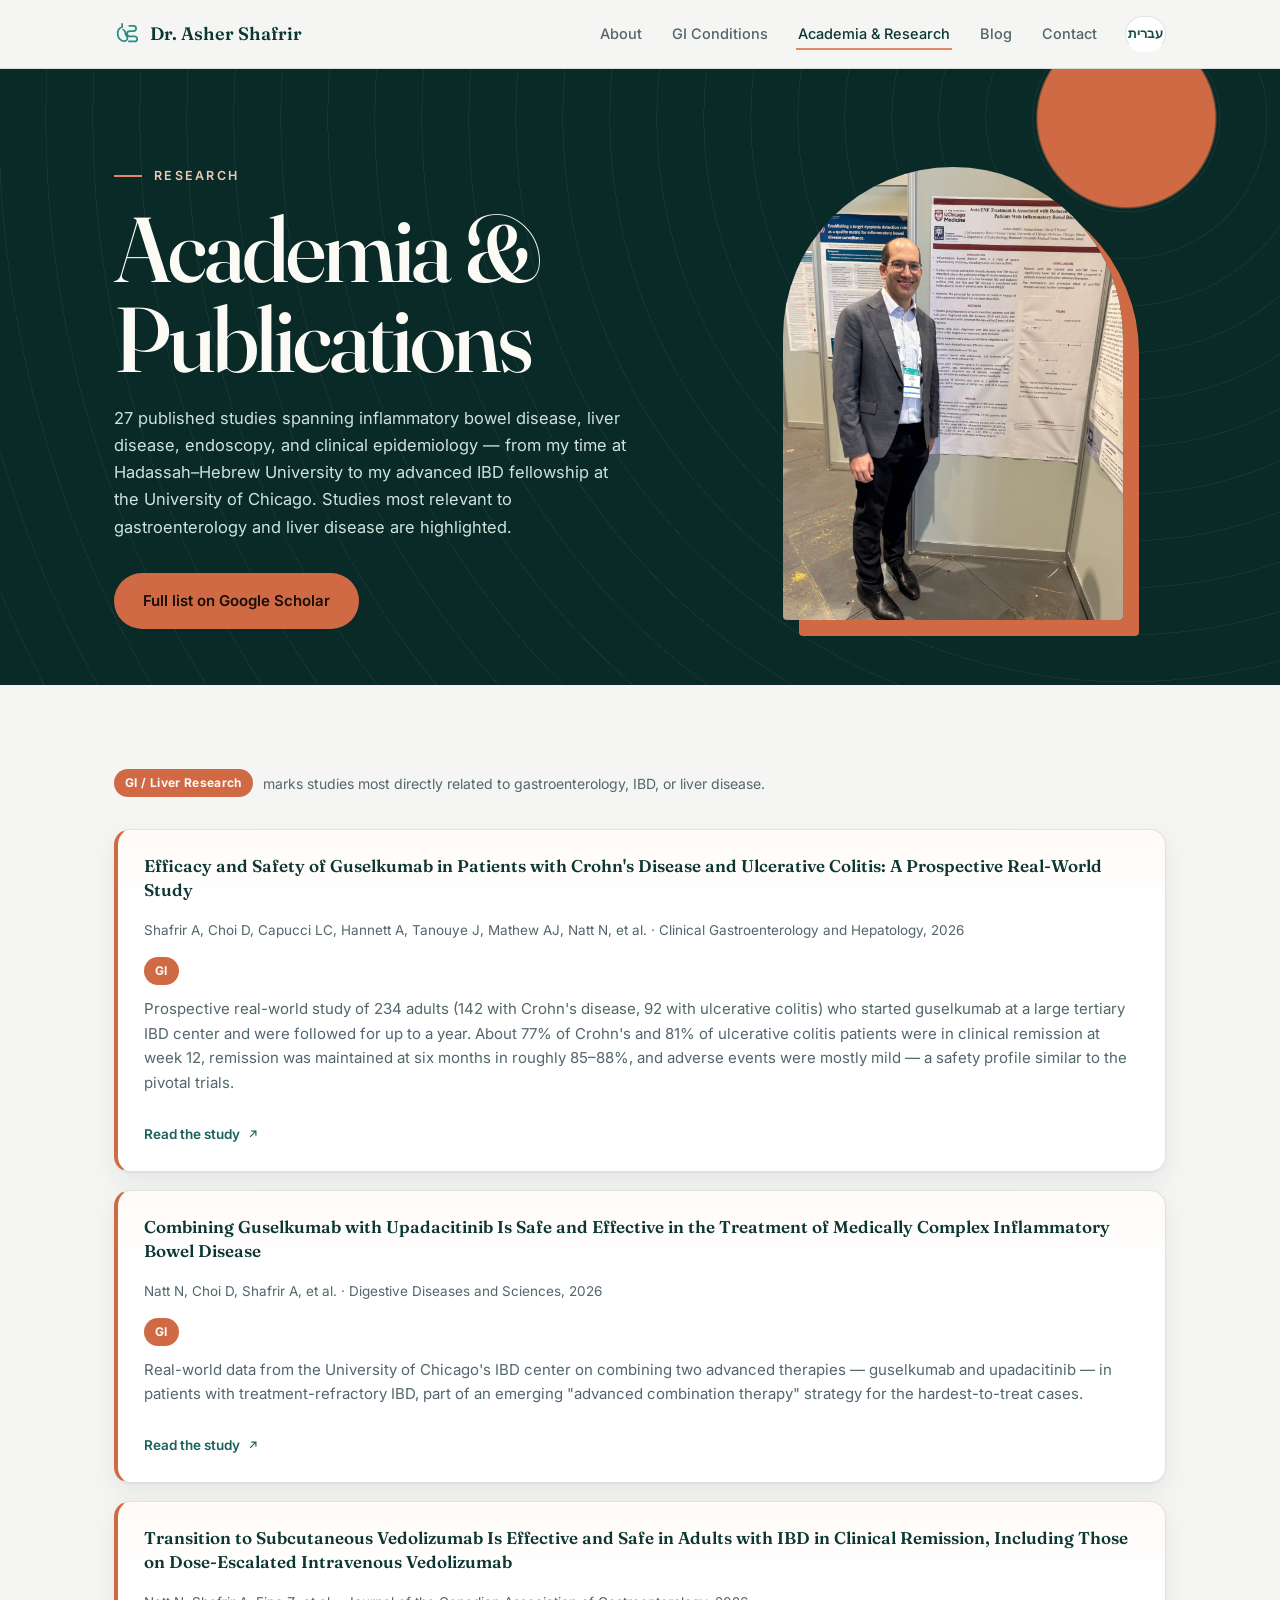
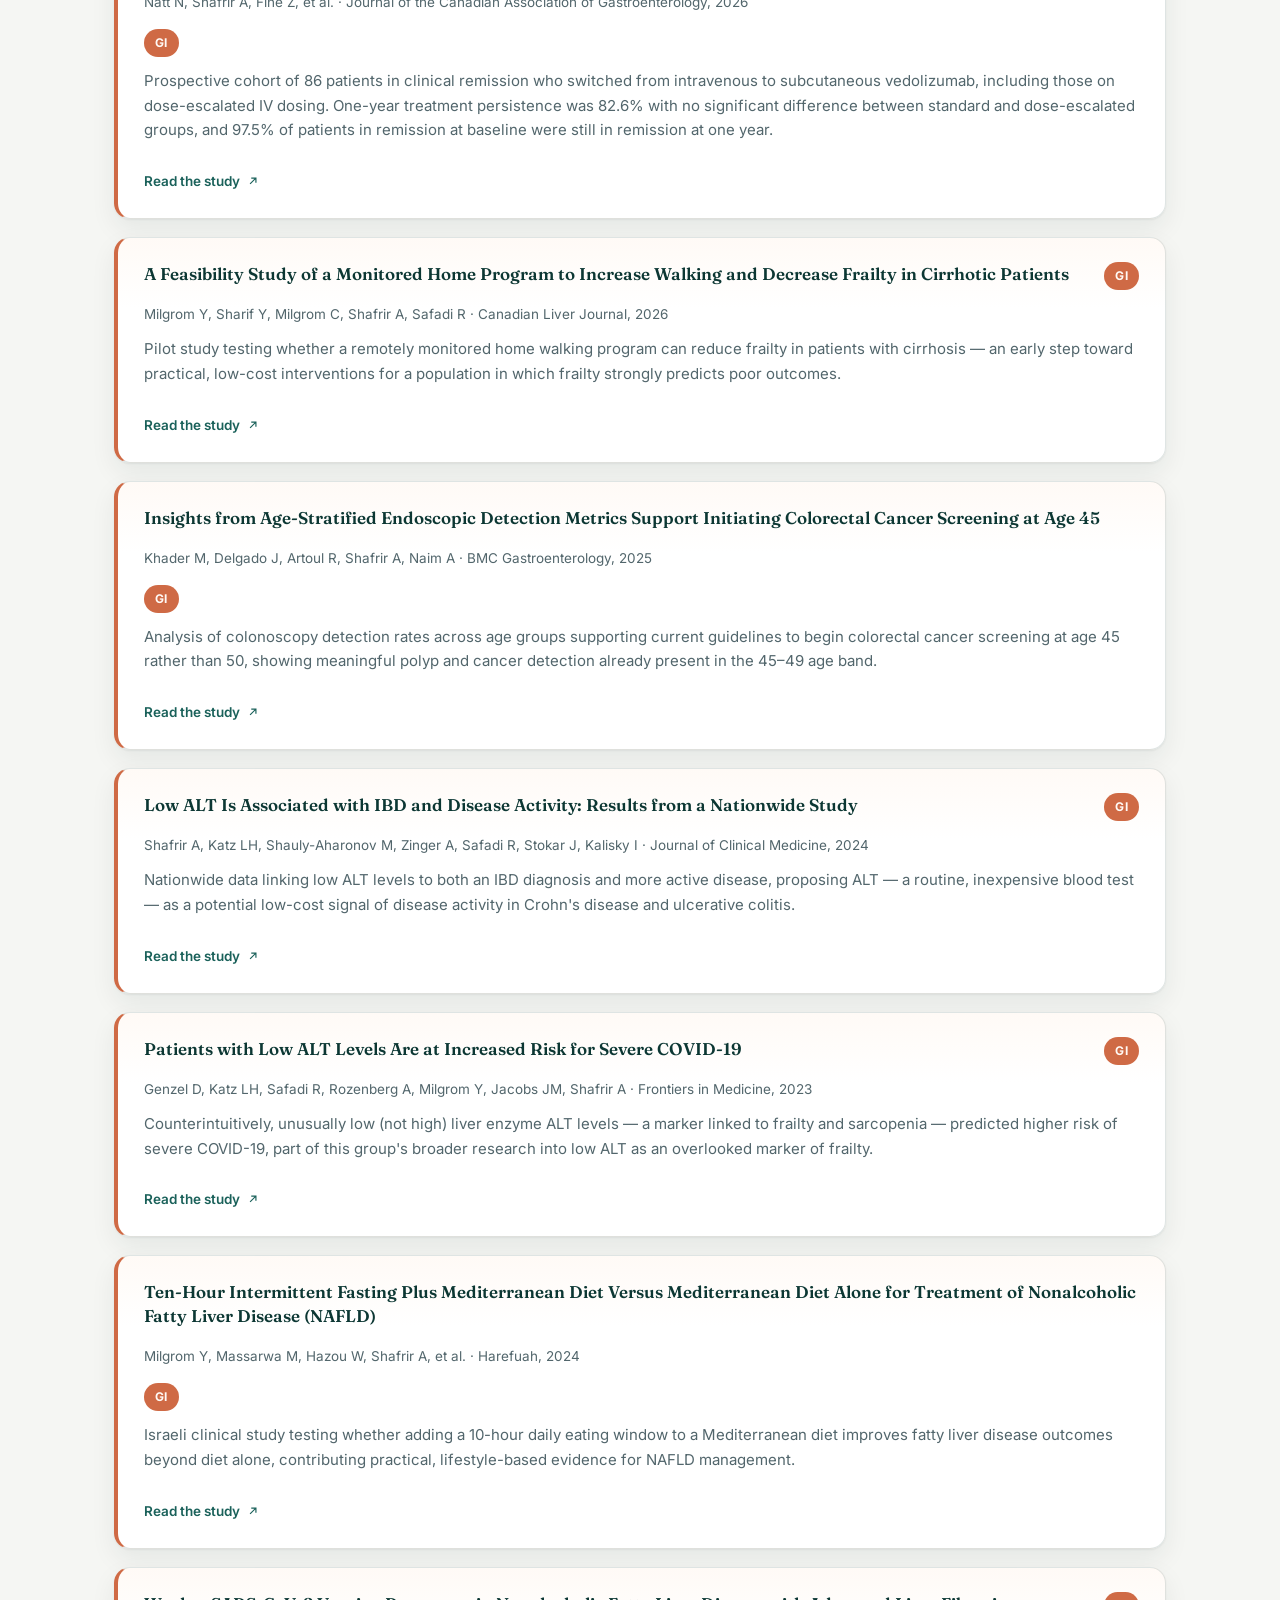
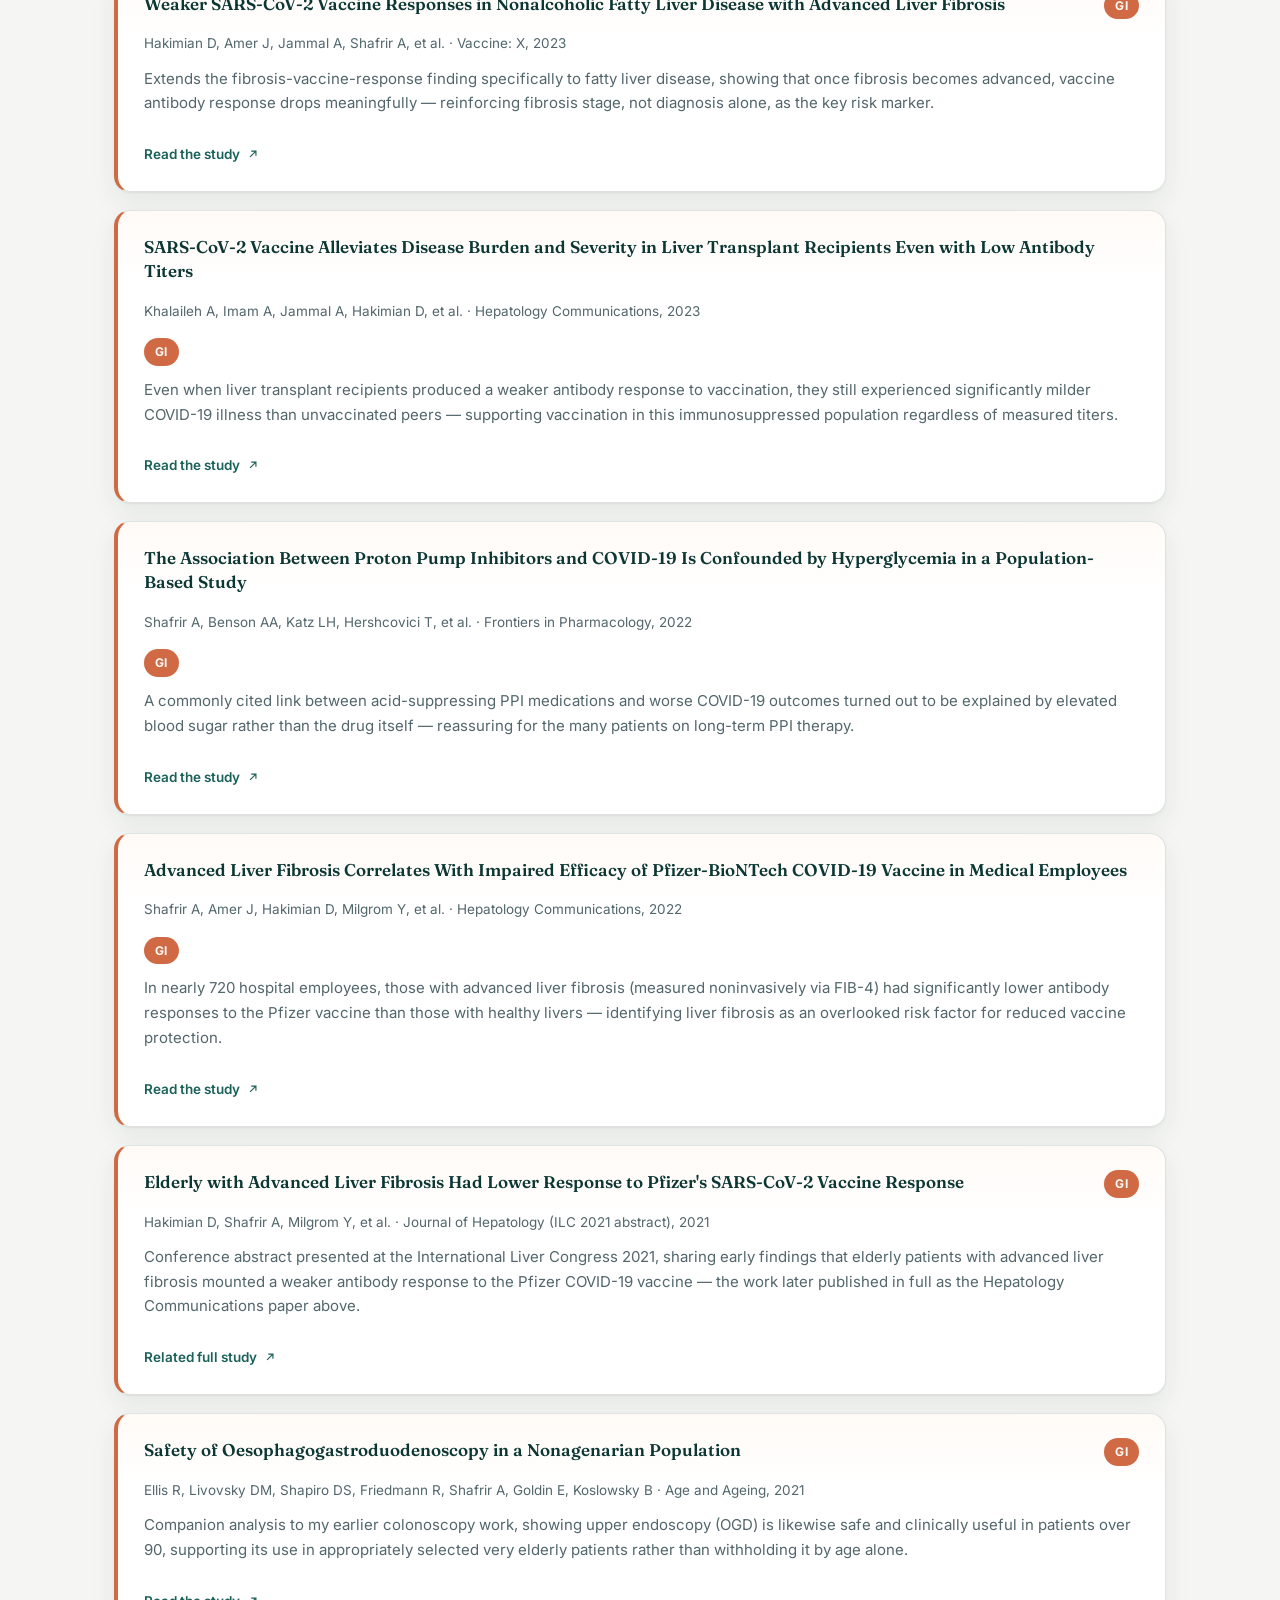
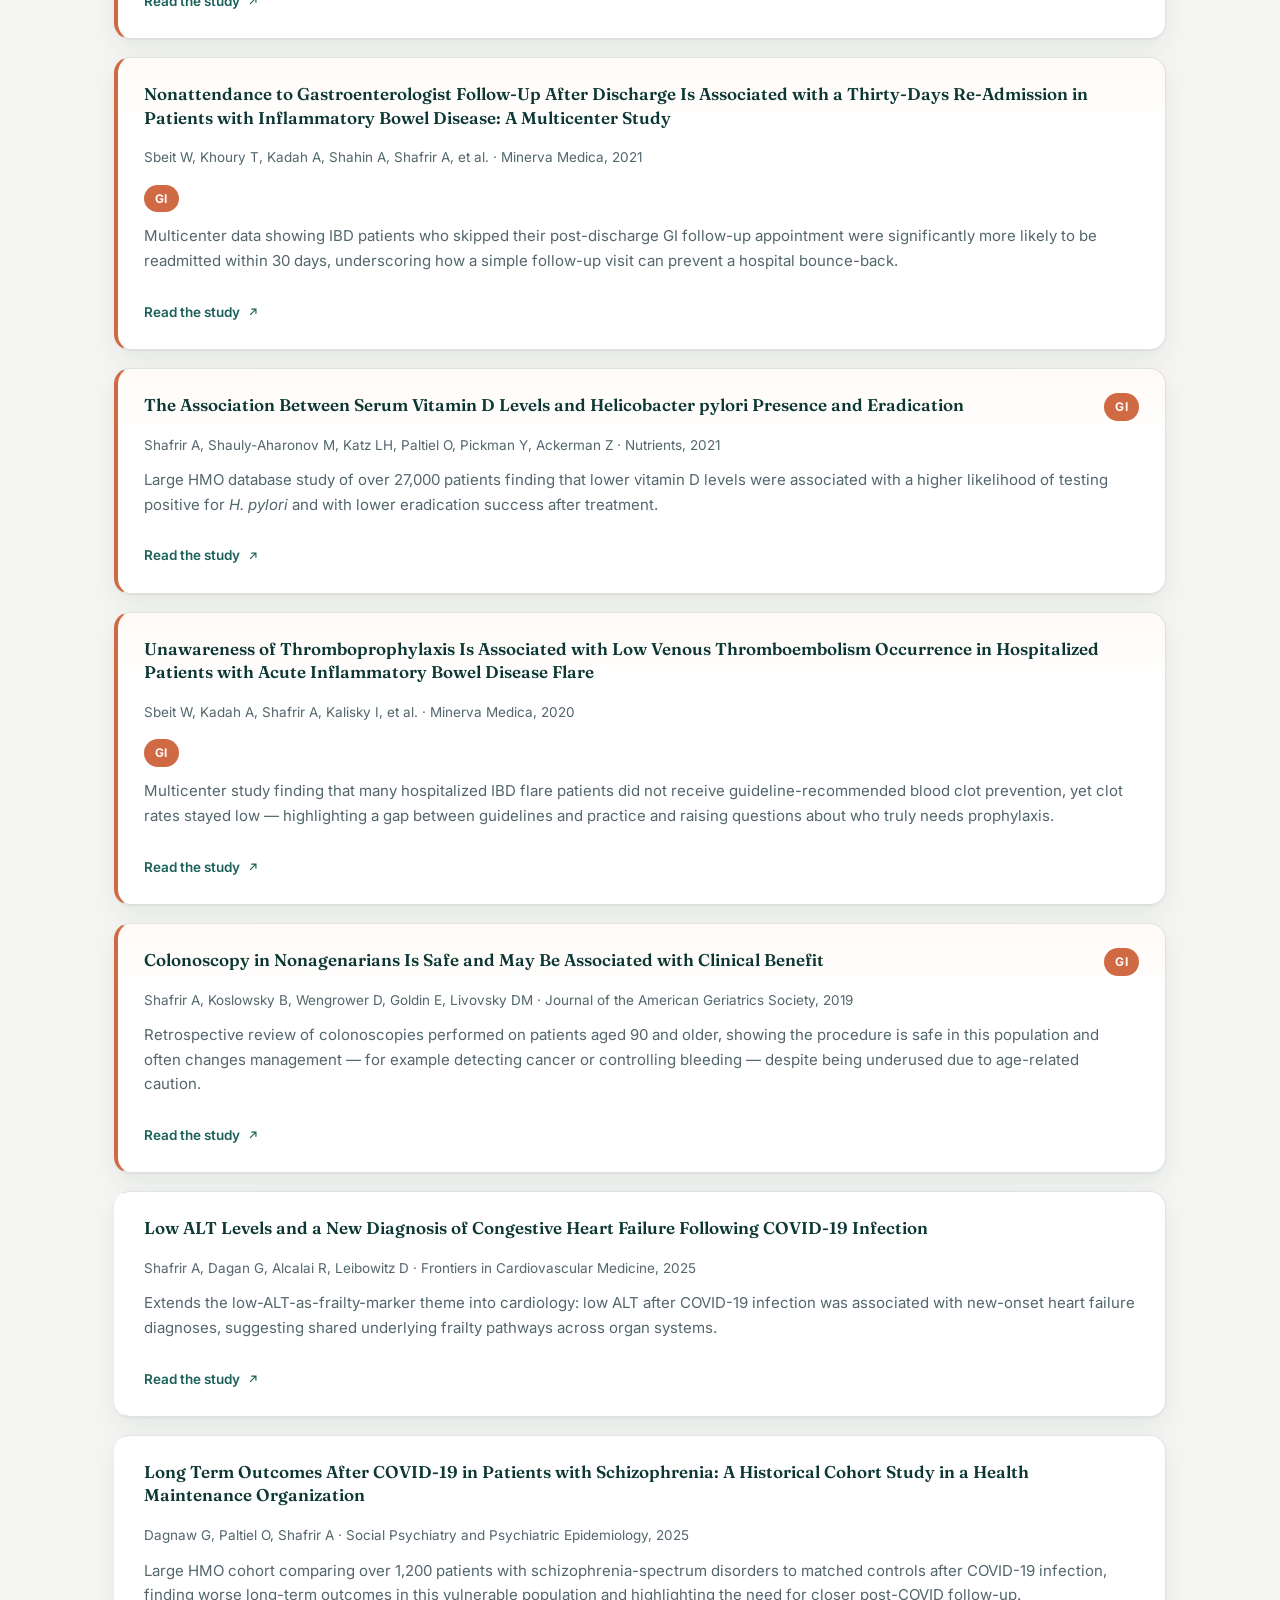
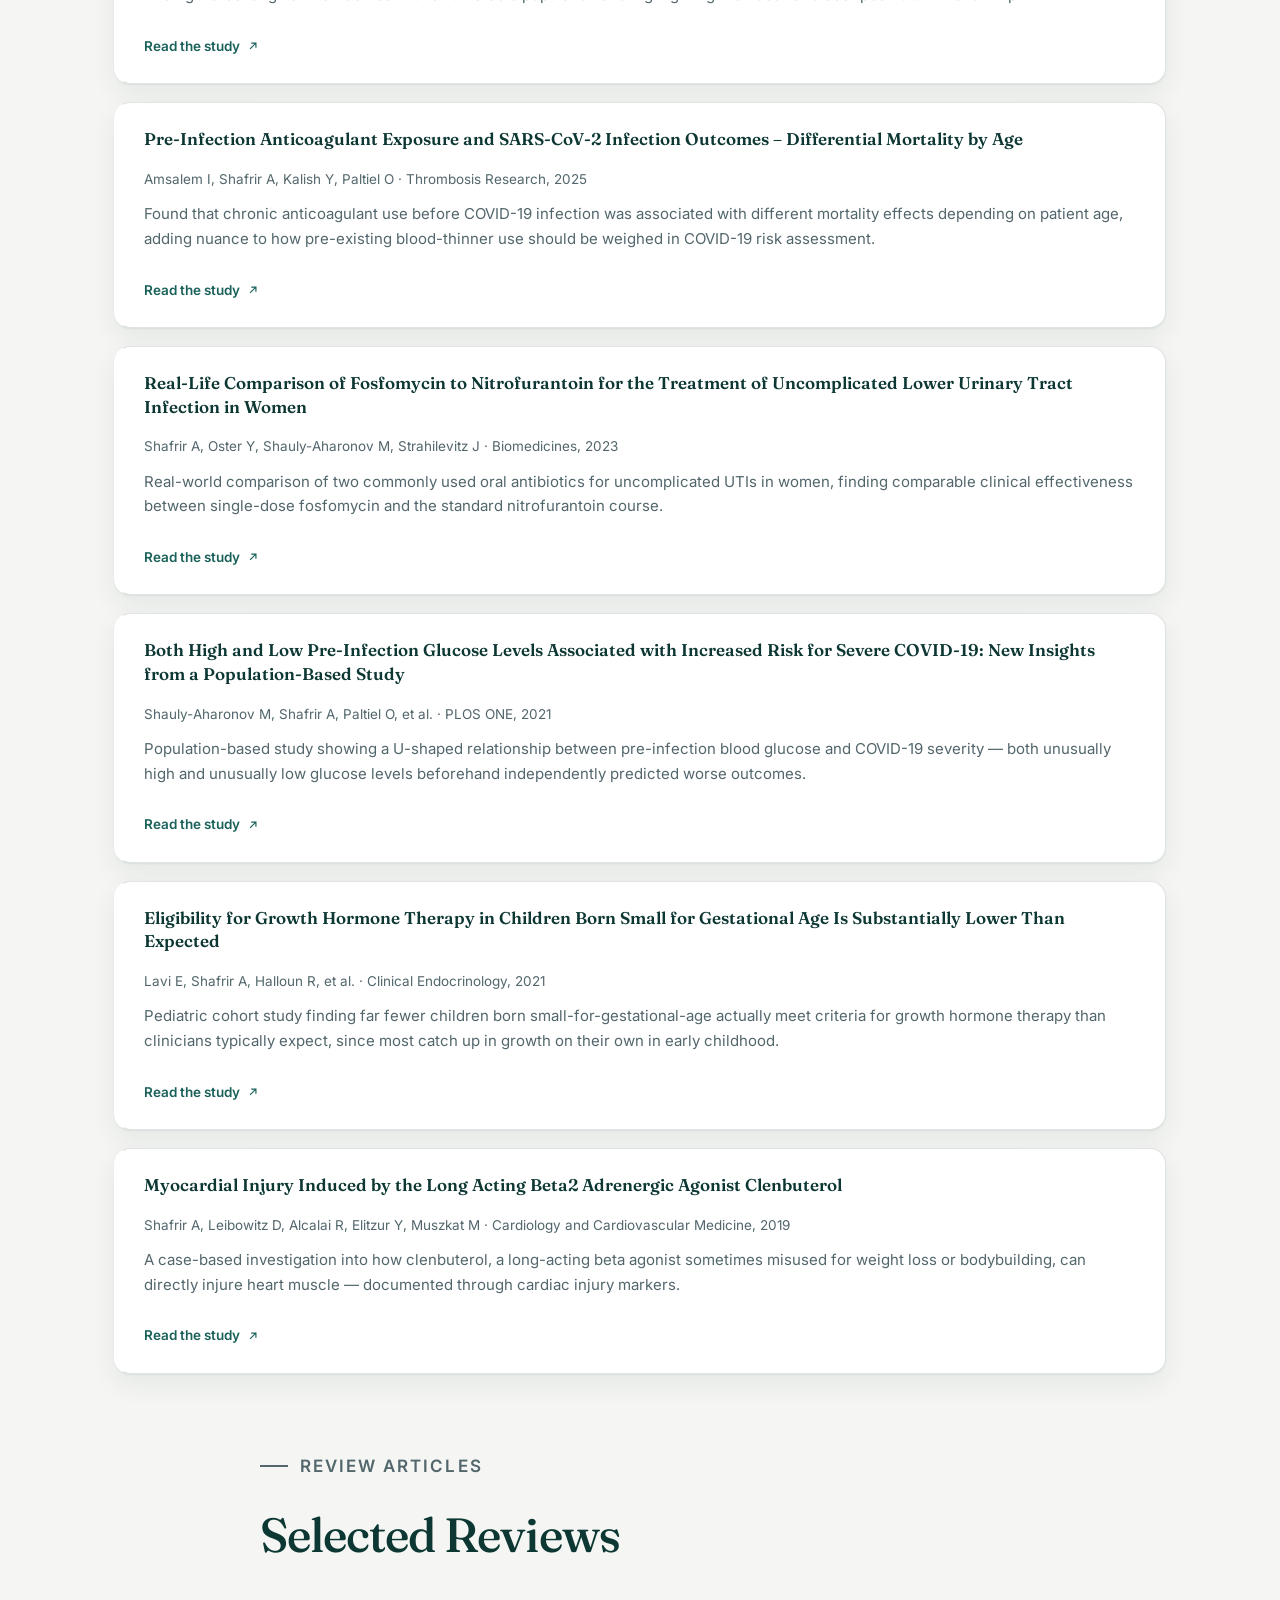
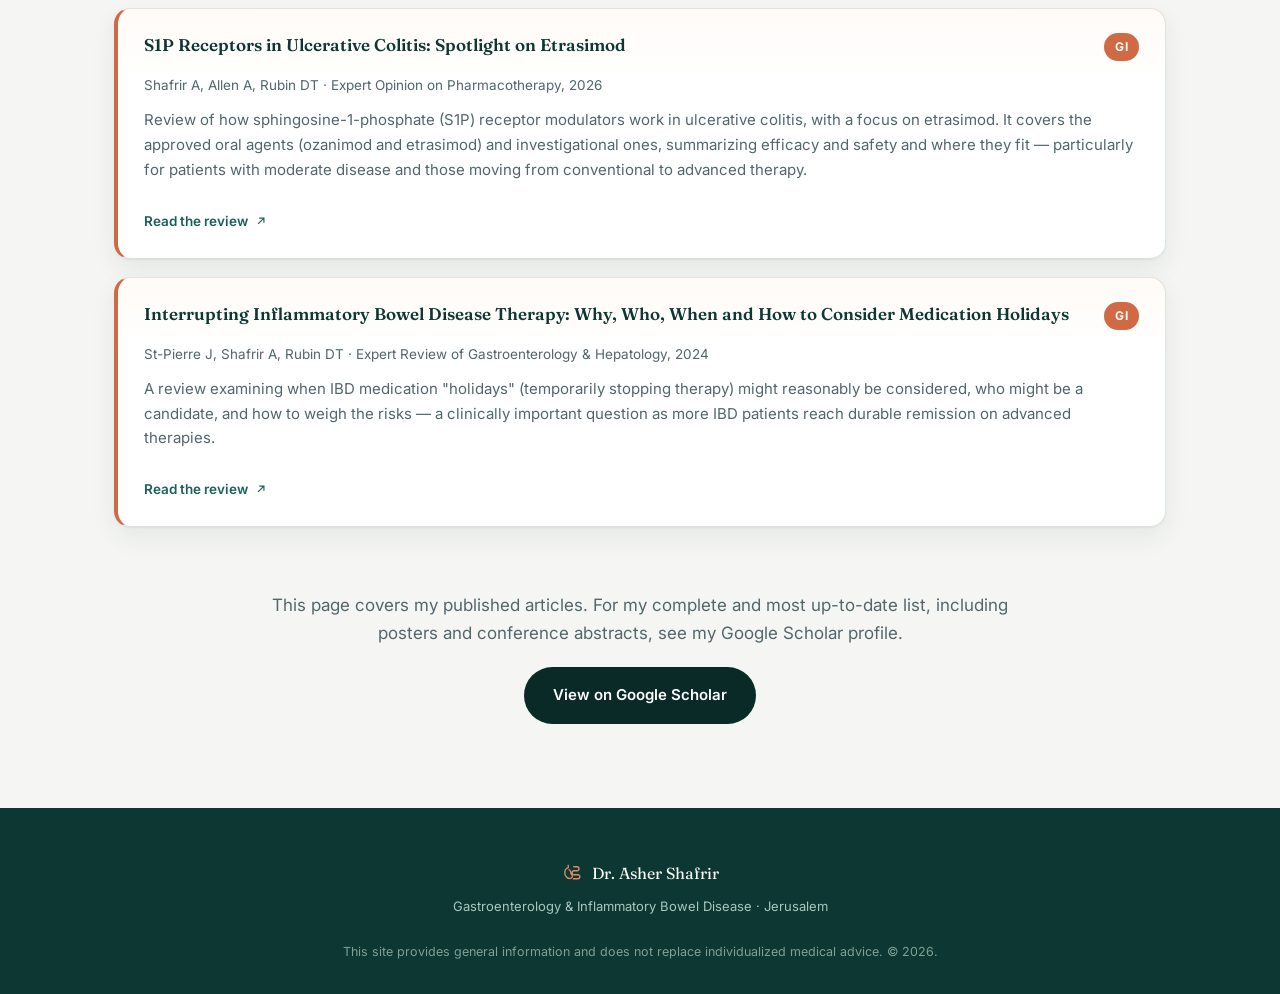
<file: en/academia.html>
<!DOCTYPE html>
<html lang="en" dir="ltr">
<head>
<meta charset="UTF-8">
<meta name="viewport" content="width=device-width, initial-scale=1.0">
<title>Academia &amp; Research — Dr. Asher Shafrir</title>
<meta name="description" content="Published research by Dr. Asher Shafrir, M.D. — inflammatory bowel disease, liver disease, endoscopy, and related studies, with links and summaries.">

<link rel="preconnect" href="https://fonts.googleapis.com">
<link rel="preconnect" href="https://fonts.gstatic.com" crossorigin>
<link href="https://fonts.googleapis.com/css2?family=Fraunces:ital,opsz,wght@0,9..144,400;0,9..144,500;0,9..144,600;1,9..144,500&family=Inter:wght@400;500;600;700&display=swap" rel="stylesheet">
<link rel="stylesheet" href="../assets/css/style.css">
</head>
<body>

<a class="skip-link" href="#main">Skip to content</a>

<nav class="site-nav" id="siteNav">
  <div class="container">
    <a class="brand" href="index.html">
      <svg viewBox="0 0 24 24" fill="none" stroke="currentColor" stroke-width="1.6" aria-hidden="true">
        <path d="M7.5 2v3.5C4.5 6.5 3 9.5 3.5 13c.5 3.5 3.5 6 6.5 5.5 2.3-.4 3.2-2.6 1.8-4.2-.9-1-1.3-2-1.3-3.3 0-1.3-1-2.5-2.5-3.5M13.5 4.5h4.5a2.4 2.4 0 0 1 0 4.8h-3.5a2.4 2.4 0 0 0 0 4.8H19a2.4 2.4 0 0 1 0 4.8h-6"/>
      </svg>
      Dr. Asher Shafrir
    </a>
    <ul class="nav-links">
      <li><a href="index.html">About</a></li>
      <li><a href="gi-conditions.html">GI Conditions</a></li>
      <li><a href="academia.html" aria-current="page">Academia &amp; Research</a></li>
      <li><a href="blog.html">Blog</a></li>
      <li><a href="contact.html">Contact</a></li>
      <li><a class="lang-switch" href="../he/academia.html">עברית</a></li>
    </ul>
    <button class="nav-toggle" id="navToggle" aria-expanded="false" aria-controls="siteNav" aria-label="Toggle menu">
      <svg width="24" height="24" viewBox="0 0 24 24" fill="none" stroke="currentColor" stroke-width="2"><path d="M3 6h18M3 12h18M3 18h18"/></svg>
    </button>
  </div>
</nav>

<main id="main">

  <header class="hero" style="padding-bottom:56px;">
    <div class="container" style="grid-template-columns:1.15fr 0.85fr;">
      <div>
        <p class="hero-eyebrow">Research</p>
        <h1>Academia &amp; Publications</h1>
        <p class="hero-sub">27 published studies spanning inflammatory bowel disease, liver disease, endoscopy, and clinical epidemiology — from my time at Hadassah–Hebrew University to my advanced IBD fellowship at the University of Chicago. Studies most relevant to gastroenterology and liver disease are highlighted.</p>
        <div class="hero-actions">
          <a class="btn btn-primary" href="https://scholar.google.com/citations?hl=en&amp;user=oYPrIzIAAAAJ&amp;view_op=list_works&amp;sortby=pubdate" target="_blank" rel="noopener">Full list on Google Scholar</a>
        </div>
      </div>
      <div class="hero-photo-frame" style="aspect-ratio:3/4;">
        <img src="../assets/images/poster.jpg" alt="Dr. Shafrir presenting research at a scientific conference" onerror="this.parentElement.innerHTML='<div class=&quot;photo-placeholder&quot;>Conference photo will appear here</div>'">
      </div>
    </div>
  </header>

  <section id="publications">
    <div class="container">

      <div class="pub-toolbar">
        <span class="pub-badge">GI / Liver Research</span>
        <span>marks studies most directly related to gastroenterology, IBD, or liver disease.</span>
      </div>

      <div class="pub-list">

        <article class="pub-card gi">
          <div class="pub-card-top">
            <div><p class="pub-title">Efficacy and Safety of Guselkumab in Patients with Crohn's Disease and Ulcerative Colitis: A Prospective Real-World Study</p>
            <p class="pub-meta">Shafrir A, Choi D, Capucci LC, Hannett A, Tanouye J, Mathew AJ, Natt N, et al. &middot; Clinical Gastroenterology and Hepatology, 2026</p></div>
            <span class="pub-badge">GI</span>
          </div>
          <p class="pub-summary">Prospective real-world study of 234 adults (142 with Crohn's disease, 92 with ulcerative colitis) who started guselkumab at a large tertiary IBD center and were followed for up to a year. About 77% of Crohn's and 81% of ulcerative colitis patients were in clinical remission at week 12, remission was maintained at six months in roughly 85–88%, and adverse events were mostly mild — a safety profile similar to the pivotal trials.</p>
          <a class="pub-link" href="https://doi.org/10.1016/j.cgh.2026.09.052" target="_blank" rel="noopener">Read the study<svg viewBox="0 0 24 24" fill="none" stroke="currentColor" stroke-width="2"><path d="M7 17 17 7M9 7h8v8"/></svg></a>
        </article>

        <article class="pub-card gi">
          <div class="pub-card-top">
            <div><p class="pub-title">Combining Guselkumab with Upadacitinib Is Safe and Effective in the Treatment of Medically Complex Inflammatory Bowel Disease</p>
            <p class="pub-meta">Natt N, Choi D, Shafrir A, et al. &middot; Digestive Diseases and Sciences, 2026</p></div>
            <span class="pub-badge">GI</span>
          </div>
          <p class="pub-summary">Real-world data from the University of Chicago's IBD center on combining two advanced therapies — guselkumab and upadacitinib — in patients with treatment-refractory IBD, part of an emerging "advanced combination therapy" strategy for the hardest-to-treat cases.</p>
          <a class="pub-link" href="https://doi.org/10.1007/s10620-026-09995-3" target="_blank" rel="noopener">Read the study<svg viewBox="0 0 24 24" fill="none" stroke="currentColor" stroke-width="2"><path d="M7 17 17 7M9 7h8v8"/></svg></a>
        </article>

        <article class="pub-card gi">
          <div class="pub-card-top">
            <div><p class="pub-title">Transition to Subcutaneous Vedolizumab Is Effective and Safe in Adults with IBD in Clinical Remission, Including Those on Dose-Escalated Intravenous Vedolizumab</p>
            <p class="pub-meta">Natt N, Shafrir A, Fine Z, et al. &middot; Journal of the Canadian Association of Gastroenterology, 2026</p></div>
            <span class="pub-badge">GI</span>
          </div>
          <p class="pub-summary">Prospective cohort of 86 patients in clinical remission who switched from intravenous to subcutaneous vedolizumab, including those on dose-escalated IV dosing. One-year treatment persistence was 82.6% with no significant difference between standard and dose-escalated groups, and 97.5% of patients in remission at baseline were still in remission at one year.</p>
          <a class="pub-link" href="https://doi.org/10.1093/jcag/gwag036" target="_blank" rel="noopener">Read the study<svg viewBox="0 0 24 24" fill="none" stroke="currentColor" stroke-width="2"><path d="M7 17 17 7M9 7h8v8"/></svg></a>
        </article>

        <article class="pub-card gi">
          <div class="pub-card-top">
            <div><p class="pub-title">A Feasibility Study of a Monitored Home Program to Increase Walking and Decrease Frailty in Cirrhotic Patients</p>
            <p class="pub-meta">Milgrom Y, Sharif Y, Milgrom C, Shafrir A, Safadi R &middot; Canadian Liver Journal, 2026</p></div>
            <span class="pub-badge">GI</span>
          </div>
          <p class="pub-summary">Pilot study testing whether a remotely monitored home walking program can reduce frailty in patients with cirrhosis — an early step toward practical, low-cost interventions for a population in which frailty strongly predicts poor outcomes.</p>
          <a class="pub-link" href="https://doi.org/10.3138/canlivj-2026-0006" target="_blank" rel="noopener">Read the study<svg viewBox="0 0 24 24" fill="none" stroke="currentColor" stroke-width="2"><path d="M7 17 17 7M9 7h8v8"/></svg></a>
        </article>

        <article class="pub-card gi">
          <div class="pub-card-top">
            <div><p class="pub-title">Insights from Age-Stratified Endoscopic Detection Metrics Support Initiating Colorectal Cancer Screening at Age 45</p>
            <p class="pub-meta">Khader M, Delgado J, Artoul R, Shafrir A, Naim A &middot; BMC Gastroenterology, 2025</p></div>
            <span class="pub-badge">GI</span>
          </div>
          <p class="pub-summary">Analysis of colonoscopy detection rates across age groups supporting current guidelines to begin colorectal cancer screening at age 45 rather than 50, showing meaningful polyp and cancer detection already present in the 45–49 age band.</p>
          <a class="pub-link" href="https://doi.org/10.1186/s12876-025-04213-2" target="_blank" rel="noopener">Read the study<svg viewBox="0 0 24 24" fill="none" stroke="currentColor" stroke-width="2"><path d="M7 17 17 7M9 7h8v8"/></svg></a>
        </article>

        <article class="pub-card gi">
          <div class="pub-card-top">
            <div><p class="pub-title">Low ALT Is Associated with IBD and Disease Activity: Results from a Nationwide Study</p>
            <p class="pub-meta">Shafrir A, Katz LH, Shauly-Aharonov M, Zinger A, Safadi R, Stokar J, Kalisky I &middot; Journal of Clinical Medicine, 2024</p></div>
            <span class="pub-badge">GI</span>
          </div>
          <p class="pub-summary">Nationwide data linking low ALT levels to both an IBD diagnosis and more active disease, proposing ALT — a routine, inexpensive blood test — as a potential low-cost signal of disease activity in Crohn's disease and ulcerative colitis.</p>
          <a class="pub-link" href="https://doi.org/10.3390/jcm13071869" target="_blank" rel="noopener">Read the study<svg viewBox="0 0 24 24" fill="none" stroke="currentColor" stroke-width="2"><path d="M7 17 17 7M9 7h8v8"/></svg></a>
        </article>

        <article class="pub-card gi">
          <div class="pub-card-top">
            <div><p class="pub-title">Patients with Low ALT Levels Are at Increased Risk for Severe COVID-19</p>
            <p class="pub-meta">Genzel D, Katz LH, Safadi R, Rozenberg A, Milgrom Y, Jacobs JM, Shafrir A &middot; Frontiers in Medicine, 2023</p></div>
            <span class="pub-badge">GI</span>
          </div>
          <p class="pub-summary">Counterintuitively, unusually low (not high) liver enzyme ALT levels — a marker linked to frailty and sarcopenia — predicted higher risk of severe COVID-19, part of this group's broader research into low ALT as an overlooked marker of frailty.</p>
          <a class="pub-link" href="https://doi.org/10.3389/fmed.2023.1231440" target="_blank" rel="noopener">Read the study<svg viewBox="0 0 24 24" fill="none" stroke="currentColor" stroke-width="2"><path d="M7 17 17 7M9 7h8v8"/></svg></a>
        </article>

        <article class="pub-card gi">
          <div class="pub-card-top">
            <div><p class="pub-title">Ten-Hour Intermittent Fasting Plus Mediterranean Diet Versus Mediterranean Diet Alone for Treatment of Nonalcoholic Fatty Liver Disease (NAFLD)</p>
            <p class="pub-meta">Milgrom Y, Massarwa M, Hazou W, Shafrir A, et al. &middot; Harefuah, 2024</p></div>
            <span class="pub-badge">GI</span>
          </div>
          <p class="pub-summary">Israeli clinical study testing whether adding a 10-hour daily eating window to a Mediterranean diet improves fatty liver disease outcomes beyond diet alone, contributing practical, lifestyle-based evidence for NAFLD management.</p>
          <a class="pub-link" href="https://pubmed.ncbi.nlm.nih.gov/38431857/" target="_blank" rel="noopener">Read the study<svg viewBox="0 0 24 24" fill="none" stroke="currentColor" stroke-width="2"><path d="M7 17 17 7M9 7h8v8"/></svg></a>
        </article>

        <article class="pub-card gi">
          <div class="pub-card-top">
            <div><p class="pub-title">Weaker SARS-CoV-2 Vaccine Responses in Nonalcoholic Fatty Liver Disease with Advanced Liver Fibrosis</p>
            <p class="pub-meta">Hakimian D, Amer J, Jammal A, Shafrir A, et al. &middot; Vaccine: X, 2023</p></div>
            <span class="pub-badge">GI</span>
          </div>
          <p class="pub-summary">Extends the fibrosis-vaccine-response finding specifically to fatty liver disease, showing that once fibrosis becomes advanced, vaccine antibody response drops meaningfully — reinforcing fibrosis stage, not diagnosis alone, as the key risk marker.</p>
          <a class="pub-link" href="https://doi.org/10.1016/j.jvacx.2023.100359" target="_blank" rel="noopener">Read the study<svg viewBox="0 0 24 24" fill="none" stroke="currentColor" stroke-width="2"><path d="M7 17 17 7M9 7h8v8"/></svg></a>
        </article>

        <article class="pub-card gi">
          <div class="pub-card-top">
            <div><p class="pub-title">SARS-CoV-2 Vaccine Alleviates Disease Burden and Severity in Liver Transplant Recipients Even with Low Antibody Titers</p>
            <p class="pub-meta">Khalaileh A, Imam A, Jammal A, Hakimian D, et al. &middot; Hepatology Communications, 2023</p></div>
            <span class="pub-badge">GI</span>
          </div>
          <p class="pub-summary">Even when liver transplant recipients produced a weaker antibody response to vaccination, they still experienced significantly milder COVID-19 illness than unvaccinated peers — supporting vaccination in this immunosuppressed population regardless of measured titers.</p>
          <a class="pub-link" href="https://doi.org/10.1097/HC9.0000000000000025" target="_blank" rel="noopener">Read the study<svg viewBox="0 0 24 24" fill="none" stroke="currentColor" stroke-width="2"><path d="M7 17 17 7M9 7h8v8"/></svg></a>
        </article>

        <article class="pub-card gi">
          <div class="pub-card-top">
            <div><p class="pub-title">The Association Between Proton Pump Inhibitors and COVID-19 Is Confounded by Hyperglycemia in a Population-Based Study</p>
            <p class="pub-meta">Shafrir A, Benson AA, Katz LH, Hershcovici T, et al. &middot; Frontiers in Pharmacology, 2022</p></div>
            <span class="pub-badge">GI</span>
          </div>
          <p class="pub-summary">A commonly cited link between acid-suppressing PPI medications and worse COVID-19 outcomes turned out to be explained by elevated blood sugar rather than the drug itself — reassuring for the many patients on long-term PPI therapy.</p>
          <a class="pub-link" href="https://doi.org/10.3389/fphar.2022.791074" target="_blank" rel="noopener">Read the study<svg viewBox="0 0 24 24" fill="none" stroke="currentColor" stroke-width="2"><path d="M7 17 17 7M9 7h8v8"/></svg></a>
        </article>

        <article class="pub-card gi">
          <div class="pub-card-top">
            <div><p class="pub-title">Advanced Liver Fibrosis Correlates With Impaired Efficacy of Pfizer-BioNTech COVID-19 Vaccine in Medical Employees</p>
            <p class="pub-meta">Shafrir A, Amer J, Hakimian D, Milgrom Y, et al. &middot; Hepatology Communications, 2022</p></div>
            <span class="pub-badge">GI</span>
          </div>
          <p class="pub-summary">In nearly 720 hospital employees, those with advanced liver fibrosis (measured noninvasively via FIB-4) had significantly lower antibody responses to the Pfizer vaccine than those with healthy livers — identifying liver fibrosis as an overlooked risk factor for reduced vaccine protection.</p>
          <a class="pub-link" href="https://doi.org/10.1002/hep4.1901" target="_blank" rel="noopener">Read the study<svg viewBox="0 0 24 24" fill="none" stroke="currentColor" stroke-width="2"><path d="M7 17 17 7M9 7h8v8"/></svg></a>
        </article>

        <article class="pub-card gi">
          <div class="pub-card-top">
            <div><p class="pub-title">Elderly with Advanced Liver Fibrosis Had Lower Response to Pfizer's SARS-CoV-2 Vaccine Response</p>
            <p class="pub-meta">Hakimian D, Shafrir A, Milgrom Y, et al. &middot; Journal of Hepatology (ILC 2021 abstract), 2021</p></div>
            <span class="pub-badge">GI</span>
          </div>
          <p class="pub-summary">Conference abstract presented at the International Liver Congress 2021, sharing early findings that elderly patients with advanced liver fibrosis mounted a weaker antibody response to the Pfizer COVID-19 vaccine — the work later published in full as the Hepatology Communications paper above.</p>
          <a class="pub-link" href="https://doi.org/10.1002/hep4.1901" target="_blank" rel="noopener">Related full study<svg viewBox="0 0 24 24" fill="none" stroke="currentColor" stroke-width="2"><path d="M7 17 17 7M9 7h8v8"/></svg></a>
        </article>

        <article class="pub-card gi">
          <div class="pub-card-top">
            <div><p class="pub-title">Safety of Oesophagogastroduodenoscopy in a Nonagenarian Population</p>
            <p class="pub-meta">Ellis R, Livovsky DM, Shapiro DS, Friedmann R, Shafrir A, Goldin E, Koslowsky B &middot; Age and Ageing, 2021</p></div>
            <span class="pub-badge">GI</span>
          </div>
          <p class="pub-summary">Companion analysis to my earlier colonoscopy work, showing upper endoscopy (OGD) is likewise safe and clinically useful in patients over 90, supporting its use in appropriately selected very elderly patients rather than withholding it by age alone.</p>
          <a class="pub-link" href="https://doi.org/10.1093/ageing/afab129" target="_blank" rel="noopener">Read the study<svg viewBox="0 0 24 24" fill="none" stroke="currentColor" stroke-width="2"><path d="M7 17 17 7M9 7h8v8"/></svg></a>
        </article>

        <article class="pub-card gi">
          <div class="pub-card-top">
            <div><p class="pub-title">Nonattendance to Gastroenterologist Follow-Up After Discharge Is Associated with a Thirty-Days Re-Admission in Patients with Inflammatory Bowel Disease: A Multicenter Study</p>
            <p class="pub-meta">Sbeit W, Khoury T, Kadah A, Shahin A, Shafrir A, et al. &middot; Minerva Medica, 2021</p></div>
            <span class="pub-badge">GI</span>
          </div>
          <p class="pub-summary">Multicenter data showing IBD patients who skipped their post-discharge GI follow-up appointment were significantly more likely to be readmitted within 30 days, underscoring how a simple follow-up visit can prevent a hospital bounce-back.</p>
          <a class="pub-link" href="https://doi.org/10.23736/S0026-4806.21.07442-5" target="_blank" rel="noopener">Read the study<svg viewBox="0 0 24 24" fill="none" stroke="currentColor" stroke-width="2"><path d="M7 17 17 7M9 7h8v8"/></svg></a>
        </article>

        <article class="pub-card gi">
          <div class="pub-card-top">
            <div><p class="pub-title">The Association Between Serum Vitamin D Levels and Helicobacter pylori Presence and Eradication</p>
            <p class="pub-meta">Shafrir A, Shauly-Aharonov M, Katz LH, Paltiel O, Pickman Y, Ackerman Z &middot; Nutrients, 2021</p></div>
            <span class="pub-badge">GI</span>
          </div>
          <p class="pub-summary">Large HMO database study of over 27,000 patients finding that lower vitamin D levels were associated with a higher likelihood of testing positive for <em>H. pylori</em> and with lower eradication success after treatment.</p>
          <a class="pub-link" href="https://doi.org/10.3390/nu13010278" target="_blank" rel="noopener">Read the study<svg viewBox="0 0 24 24" fill="none" stroke="currentColor" stroke-width="2"><path d="M7 17 17 7M9 7h8v8"/></svg></a>
        </article>

        <article class="pub-card gi">
          <div class="pub-card-top">
            <div><p class="pub-title">Unawareness of Thromboprophylaxis Is Associated with Low Venous Thromboembolism Occurrence in Hospitalized Patients with Acute Inflammatory Bowel Disease Flare</p>
            <p class="pub-meta">Sbeit W, Kadah A, Shafrir A, Kalisky I, et al. &middot; Minerva Medica, 2020</p></div>
            <span class="pub-badge">GI</span>
          </div>
          <p class="pub-summary">Multicenter study finding that many hospitalized IBD flare patients did not receive guideline-recommended blood clot prevention, yet clot rates stayed low — highlighting a gap between guidelines and practice and raising questions about who truly needs prophylaxis.</p>
          <a class="pub-link" href="https://doi.org/10.23736/S0026-4806.20.06885-8" target="_blank" rel="noopener">Read the study<svg viewBox="0 0 24 24" fill="none" stroke="currentColor" stroke-width="2"><path d="M7 17 17 7M9 7h8v8"/></svg></a>
        </article>

        <article class="pub-card gi">
          <div class="pub-card-top">
            <div><p class="pub-title">Colonoscopy in Nonagenarians Is Safe and May Be Associated with Clinical Benefit</p>
            <p class="pub-meta">Shafrir A, Koslowsky B, Wengrower D, Goldin E, Livovsky DM &middot; Journal of the American Geriatrics Society, 2019</p></div>
            <span class="pub-badge">GI</span>
          </div>
          <p class="pub-summary">Retrospective review of colonoscopies performed on patients aged 90 and older, showing the procedure is safe in this population and often changes management — for example detecting cancer or controlling bleeding — despite being underused due to age-related caution.</p>
          <a class="pub-link" href="https://doi.org/10.1111/jgs.15832" target="_blank" rel="noopener">Read the study<svg viewBox="0 0 24 24" fill="none" stroke="currentColor" stroke-width="2"><path d="M7 17 17 7M9 7h8v8"/></svg></a>
        </article>

        <article class="pub-card">
          <div class="pub-card-top">
            <div><p class="pub-title">Low ALT Levels and a New Diagnosis of Congestive Heart Failure Following COVID-19 Infection</p>
            <p class="pub-meta">Shafrir A, Dagan G, Alcalai R, Leibowitz D &middot; Frontiers in Cardiovascular Medicine, 2025</p></div>
          </div>
          <p class="pub-summary">Extends the low-ALT-as-frailty-marker theme into cardiology: low ALT after COVID-19 infection was associated with new-onset heart failure diagnoses, suggesting shared underlying frailty pathways across organ systems.</p>
          <a class="pub-link" href="https://doi.org/10.3389/fcvm.2025.1470239" target="_blank" rel="noopener">Read the study<svg viewBox="0 0 24 24" fill="none" stroke="currentColor" stroke-width="2"><path d="M7 17 17 7M9 7h8v8"/></svg></a>
        </article>

        <article class="pub-card">
          <div class="pub-card-top">
            <div><p class="pub-title">Long Term Outcomes After COVID-19 in Patients with Schizophrenia: A Historical Cohort Study in a Health Maintenance Organization</p>
            <p class="pub-meta">Dagnaw G, Paltiel O, Shafrir A &middot; Social Psychiatry and Psychiatric Epidemiology, 2025</p></div>
          </div>
          <p class="pub-summary">Large HMO cohort comparing over 1,200 patients with schizophrenia-spectrum disorders to matched controls after COVID-19 infection, finding worse long-term outcomes in this vulnerable population and highlighting the need for closer post-COVID follow-up.</p>
          <a class="pub-link" href="https://doi.org/10.1007/s00127-025-02860-0" target="_blank" rel="noopener">Read the study<svg viewBox="0 0 24 24" fill="none" stroke="currentColor" stroke-width="2"><path d="M7 17 17 7M9 7h8v8"/></svg></a>
        </article>

        <article class="pub-card">
          <div class="pub-card-top">
            <div><p class="pub-title">Pre-Infection Anticoagulant Exposure and SARS-CoV-2 Infection Outcomes – Differential Mortality by Age</p>
            <p class="pub-meta">Amsalem I, Shafrir A, Kalish Y, Paltiel O &middot; Thrombosis Research, 2025</p></div>
          </div>
          <p class="pub-summary">Found that chronic anticoagulant use before COVID-19 infection was associated with different mortality effects depending on patient age, adding nuance to how pre-existing blood-thinner use should be weighed in COVID-19 risk assessment.</p>
          <a class="pub-link" href="https://doi.org/10.1016/j.thromres.2025.109254" target="_blank" rel="noopener">Read the study<svg viewBox="0 0 24 24" fill="none" stroke="currentColor" stroke-width="2"><path d="M7 17 17 7M9 7h8v8"/></svg></a>
        </article>

        <article class="pub-card">
          <div class="pub-card-top">
            <div><p class="pub-title">Real-Life Comparison of Fosfomycin to Nitrofurantoin for the Treatment of Uncomplicated Lower Urinary Tract Infection in Women</p>
            <p class="pub-meta">Shafrir A, Oster Y, Shauly-Aharonov M, Strahilevitz J &middot; Biomedicines, 2023</p></div>
          </div>
          <p class="pub-summary">Real-world comparison of two commonly used oral antibiotics for uncomplicated UTIs in women, finding comparable clinical effectiveness between single-dose fosfomycin and the standard nitrofurantoin course.</p>
          <a class="pub-link" href="https://doi.org/10.3390/biomedicines11041019" target="_blank" rel="noopener">Read the study<svg viewBox="0 0 24 24" fill="none" stroke="currentColor" stroke-width="2"><path d="M7 17 17 7M9 7h8v8"/></svg></a>
        </article>

        <article class="pub-card">
          <div class="pub-card-top">
            <div><p class="pub-title">Both High and Low Pre-Infection Glucose Levels Associated with Increased Risk for Severe COVID-19: New Insights from a Population-Based Study</p>
            <p class="pub-meta">Shauly-Aharonov M, Shafrir A, Paltiel O, et al. &middot; PLOS ONE, 2021</p></div>
          </div>
          <p class="pub-summary">Population-based study showing a U-shaped relationship between pre-infection blood glucose and COVID-19 severity — both unusually high and unusually low glucose levels beforehand independently predicted worse outcomes.</p>
          <a class="pub-link" href="https://doi.org/10.1371/journal.pone.0254847" target="_blank" rel="noopener">Read the study<svg viewBox="0 0 24 24" fill="none" stroke="currentColor" stroke-width="2"><path d="M7 17 17 7M9 7h8v8"/></svg></a>
        </article>

        <article class="pub-card">
          <div class="pub-card-top">
            <div><p class="pub-title">Eligibility for Growth Hormone Therapy in Children Born Small for Gestational Age Is Substantially Lower Than Expected</p>
            <p class="pub-meta">Lavi E, Shafrir A, Halloun R, et al. &middot; Clinical Endocrinology, 2021</p></div>
          </div>
          <p class="pub-summary">Pediatric cohort study finding far fewer children born small-for-gestational-age actually meet criteria for growth hormone therapy than clinicians typically expect, since most catch up in growth on their own in early childhood.</p>
          <a class="pub-link" href="https://doi.org/10.1111/cen.14489" target="_blank" rel="noopener">Read the study<svg viewBox="0 0 24 24" fill="none" stroke="currentColor" stroke-width="2"><path d="M7 17 17 7M9 7h8v8"/></svg></a>
        </article>

        <article class="pub-card">
          <div class="pub-card-top">
            <div><p class="pub-title">Myocardial Injury Induced by the Long Acting Beta2 Adrenergic Agonist Clenbuterol</p>
            <p class="pub-meta">Shafrir A, Leibowitz D, Alcalai R, Elitzur Y, Muszkat M &middot; Cardiology and Cardiovascular Medicine, 2019</p></div>
          </div>
          <p class="pub-summary">A case-based investigation into how clenbuterol, a long-acting beta agonist sometimes misused for weight loss or bodybuilding, can directly injure heart muscle — documented through cardiac injury markers.</p>
          <a class="pub-link" href="https://doi.org/10.26502/fccm.92920066" target="_blank" rel="noopener">Read the study<svg viewBox="0 0 24 24" fill="none" stroke="currentColor" stroke-width="2"><path d="M7 17 17 7M9 7h8v8"/></svg></a>
        </article>

      </div>

      <div class="section-head" style="margin-top:64px;">
        <p class="eyebrow">Review Articles</p>
        <h2>Selected Reviews</h2>
      </div>
      <div class="pub-list">
        <article class="pub-card gi">
          <div class="pub-card-top">
            <div><p class="pub-title">S1P Receptors in Ulcerative Colitis: Spotlight on Etrasimod</p>
            <p class="pub-meta">Shafrir A, Allen A, Rubin DT &middot; Expert Opinion on Pharmacotherapy, 2026</p></div>
            <span class="pub-badge">GI</span>
          </div>
          <p class="pub-summary">Review of how sphingosine-1-phosphate (S1P) receptor modulators work in ulcerative colitis, with a focus on etrasimod. It covers the approved oral agents (ozanimod and etrasimod) and investigational ones, summarizing efficacy and safety and where they fit — particularly for patients with moderate disease and those moving from conventional to advanced therapy.</p>
          <a class="pub-link" href="https://doi.org/10.1080/14656566.2026.2751570" target="_blank" rel="noopener">Read the review<svg viewBox="0 0 24 24" fill="none" stroke="currentColor" stroke-width="2"><path d="M7 17 17 7M9 7h8v8"/></svg></a>
        </article>

        <article class="pub-card gi">
          <div class="pub-card-top">
            <div><p class="pub-title">Interrupting Inflammatory Bowel Disease Therapy: Why, Who, When and How to Consider Medication Holidays</p>
            <p class="pub-meta">St-Pierre J, Shafrir A, Rubin DT &middot; Expert Review of Gastroenterology &amp; Hepatology, 2024</p></div>
            <span class="pub-badge">GI</span>
          </div>
          <p class="pub-summary">A review examining when IBD medication "holidays" (temporarily stopping therapy) might reasonably be considered, who might be a candidate, and how to weigh the risks — a clinically important question as more IBD patients reach durable remission on advanced therapies.</p>
          <a class="pub-link" href="https://doi.org/10.1080/17474124.2024.2412048" target="_blank" rel="noopener">Read the review<svg viewBox="0 0 24 24" fill="none" stroke="currentColor" stroke-width="2"><path d="M7 17 17 7M9 7h8v8"/></svg></a>
        </article>
      </div>

      <div class="section-head center" style="margin-top:64px; margin-bottom:0;">
        <p>This page covers my published articles. For my complete and most up-to-date list, including posters and conference abstracts, see my Google Scholar profile.</p>
        <p style="margin-top:20px;"><a class="btn btn-solid" href="https://scholar.google.com/citations?hl=en&amp;user=oYPrIzIAAAAJ&amp;view_op=list_works&amp;sortby=pubdate" target="_blank" rel="noopener">View on Google Scholar</a></p>
      </div>

    </div>
  </section>

</main>

<footer>
  <div class="container">
    <div class="footer-mark">
      <svg viewBox="0 0 24 24" fill="none" stroke="currentColor" stroke-width="1.6" aria-hidden="true">
        <path d="M7.5 2v3.5C4.5 6.5 3 9.5 3.5 13c.5 3.5 3.5 6 6.5 5.5 2.3-.4 3.2-2.6 1.8-4.2-.9-1-1.3-2-1.3-3.3 0-1.3-1-2.5-2.5-3.5M13.5 4.5h4.5a2.4 2.4 0 0 1 0 4.8h-3.5a2.4 2.4 0 0 0 0 4.8H19a2.4 2.4 0 0 1 0 4.8h-6"/>
      </svg>
      Dr. Asher Shafrir
    </div>
    <p class="tagline">Gastroenterology &amp; Inflammatory Bowel Disease &middot; Jerusalem</p>
    <p class="fine">This site provides general information and does not replace individualized medical advice. &copy; 2026.</p>
  </div>
</footer>

<script src="../assets/js/main.js"></script>
</body>
</html>
</file>
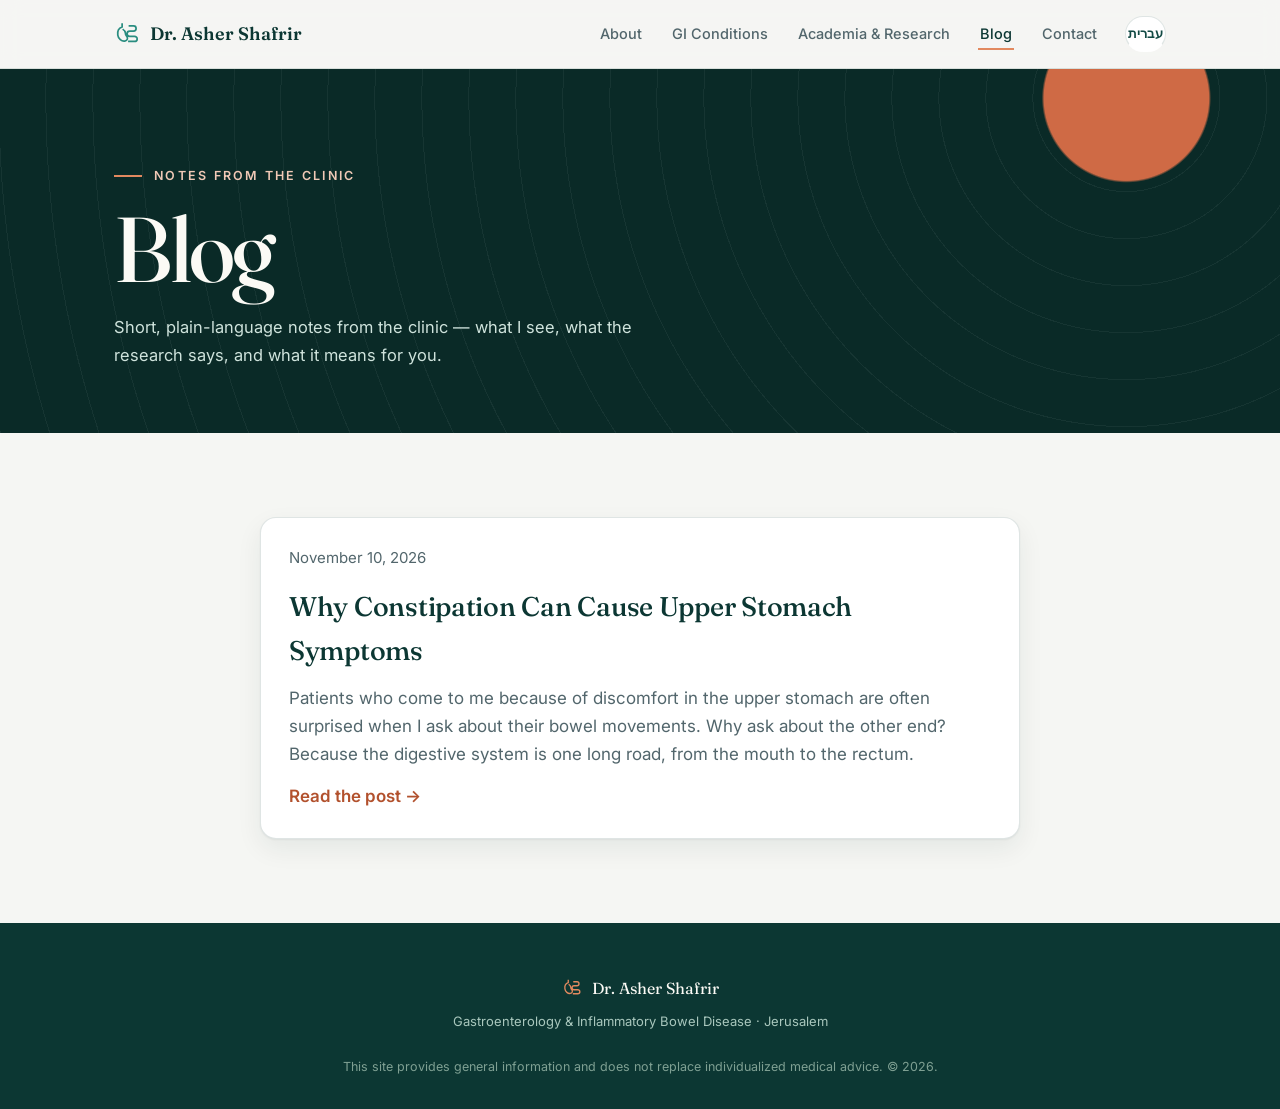
<file: en/blog.html>
<!DOCTYPE html>
<html lang="en" dir="ltr">
<head>
<meta charset="UTF-8">
<meta name="viewport" content="width=device-width, initial-scale=1.0">
<title>Blog — Dr. Asher Shafrir</title>
<meta name="description" content="Short, plain-language notes from the clinic by Dr. Asher Shafrir, gastroenterologist in Jerusalem.">

<link rel="preconnect" href="https://fonts.googleapis.com">
<link rel="preconnect" href="https://fonts.gstatic.com" crossorigin>
<link href="https://fonts.googleapis.com/css2?family=Fraunces:ital,opsz,wght@0,9..144,400;0,9..144,500;0,9..144,600;1,9..144,500&family=Inter:wght@400;500;600;700&display=swap" rel="stylesheet">
<link rel="stylesheet" href="../assets/css/style.css">
</head>
<body>

<a class="skip-link" href="#main">Skip to content</a>

<nav class="site-nav" id="siteNav">
  <div class="container">
    <a class="brand" href="index.html">
      <svg viewBox="0 0 24 24" fill="none" stroke="currentColor" stroke-width="1.6" aria-hidden="true">
        <path d="M7.5 2v3.5C4.5 6.5 3 9.5 3.5 13c.5 3.5 3.5 6 6.5 5.5 2.3-.4 3.2-2.6 1.8-4.2-.9-1-1.3-2-1.3-3.3 0-1.3-1-2.5-2.5-3.5M13.5 4.5h4.5a2.4 2.4 0 0 1 0 4.8h-3.5a2.4 2.4 0 0 0 0 4.8H19a2.4 2.4 0 0 1 0 4.8h-6"/>
      </svg>
      Dr. Asher Shafrir
    </a>
    <ul class="nav-links">
      <li><a href="index.html">About</a></li>
      <li><a href="gi-conditions.html">GI Conditions</a></li>
      <li><a href="academia.html">Academia &amp; Research</a></li>
      <li><a href="blog.html" aria-current="page">Blog</a></li>
      <li><a href="contact.html">Contact</a></li>
      <li><a class="lang-switch" href="../he/blog.html">עברית</a></li>
    </ul>
    <button class="nav-toggle" id="navToggle" aria-expanded="false" aria-controls="siteNav" aria-label="Toggle menu">
      <svg width="24" height="24" viewBox="0 0 24 24" fill="none" stroke="currentColor" stroke-width="2"><path d="M3 6h18M3 12h18M3 18h18"/></svg>
    </button>
  </div>
</nav>

<main id="main">

  <header class="hero" style="padding-bottom:64px;">
    <div class="container" style="grid-template-columns:1fr;">
      <div>
        <p class="hero-eyebrow">Notes from the Clinic</p>
        <h1>Blog</h1>
        <p class="hero-sub">Short, plain-language notes from the clinic — what I see, what the research says, and what it means for you.</p>
      </div>
    </div>
  </header>

  <section id="posts">
    <div class="container">
      <div class="post-list">
        <a class="post-card" href="post-constipation-upper-stomach.html">
          <p class="post-meta">November 10, 2026</p>
          <h2>Why Constipation Can Cause Upper Stomach Symptoms</h2>
          <p>Patients who come to me because of discomfort in the upper stomach are often surprised when I ask about their bowel movements. Why ask about the other end? Because the digestive system is one long road, from the mouth to the rectum.</p>
          <span class="read-more">Read the post &rarr;</span>
        </a>
      </div>
    </div>
  </section>

</main>

<footer>
  <div class="container">
    <div class="footer-mark">
      <svg viewBox="0 0 24 24" fill="none" stroke="currentColor" stroke-width="1.6" aria-hidden="true">
        <path d="M7.5 2v3.5C4.5 6.5 3 9.5 3.5 13c.5 3.5 3.5 6 6.5 5.5 2.3-.4 3.2-2.6 1.8-4.2-.9-1-1.3-2-1.3-3.3 0-1.3-1-2.5-2.5-3.5M13.5 4.5h4.5a2.4 2.4 0 0 1 0 4.8h-3.5a2.4 2.4 0 0 0 0 4.8H19a2.4 2.4 0 0 1 0 4.8h-6"/>
      </svg>
      Dr. Asher Shafrir
    </div>
    <p class="tagline">Gastroenterology &amp; Inflammatory Bowel Disease &middot; Jerusalem</p>
    <p class="fine">This site provides general information and does not replace individualized medical advice. &copy; 2026.</p>
  </div>
</footer>

<script src="../assets/js/main.js"></script>
</body>
</html>
</file>
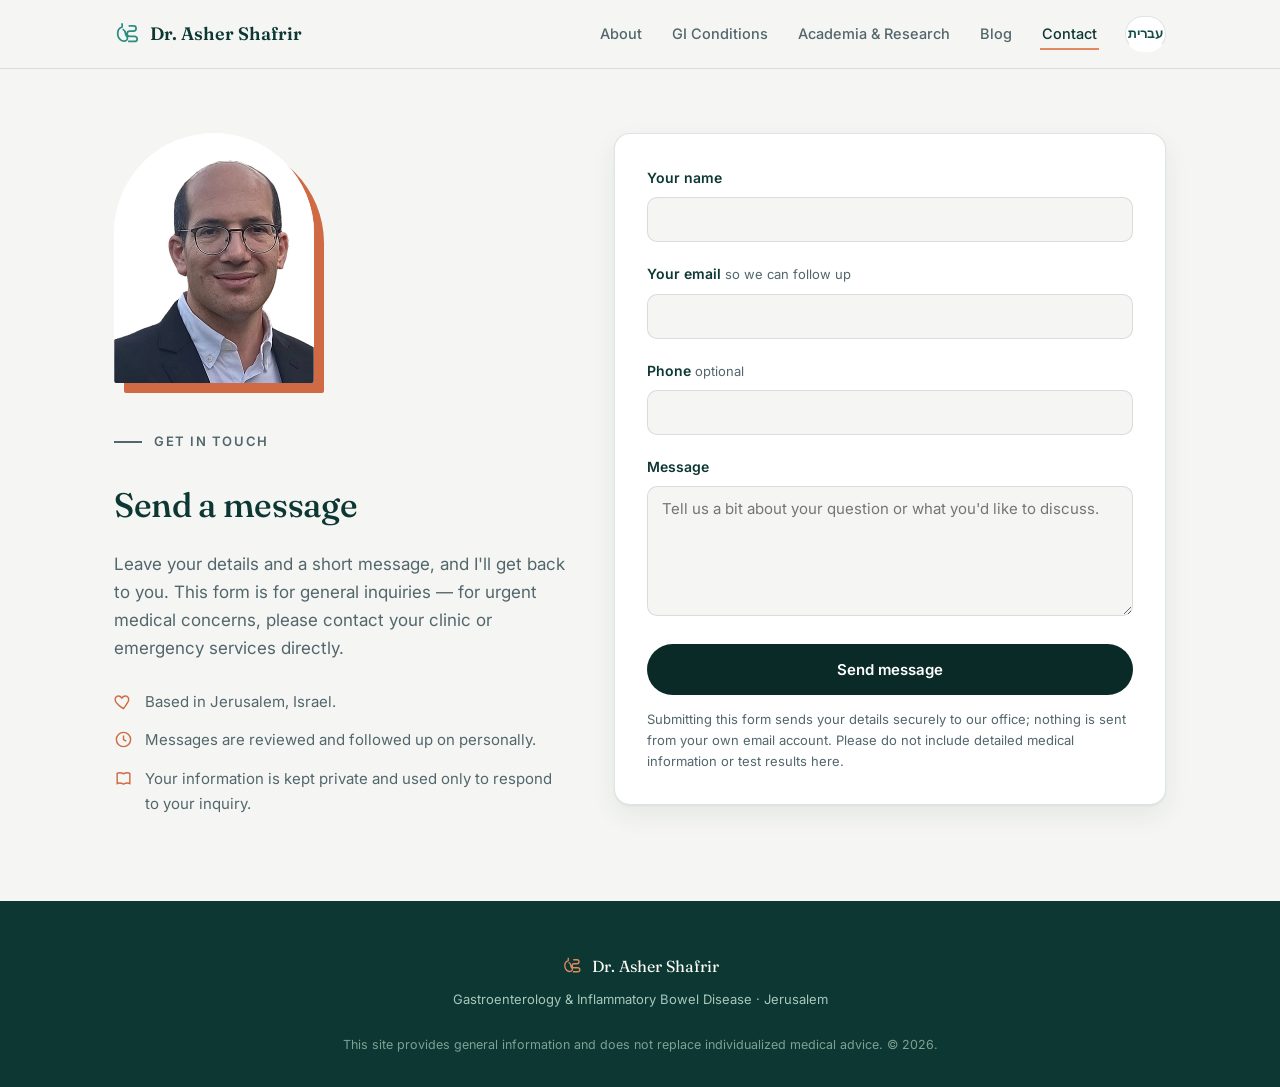
<file: en/contact.html>
<!DOCTYPE html>
<html lang="en" dir="ltr">
<head>
<meta charset="UTF-8">
<meta name="viewport" content="width=device-width, initial-scale=1.0">
<title>Contact — Dr. Asher Shafrir</title>
<meta name="description" content="Get in touch with Dr. Asher Shafrir, gastroenterologist in Jerusalem.">

<link rel="preconnect" href="https://fonts.googleapis.com">
<link rel="preconnect" href="https://fonts.gstatic.com" crossorigin>
<link href="https://fonts.googleapis.com/css2?family=Fraunces:ital,opsz,wght@0,9..144,400;0,9..144,500;0,9..144,600;1,9..144,500&family=Inter:wght@400;500;600;700&display=swap" rel="stylesheet">
<link rel="stylesheet" href="../assets/css/style.css">
</head>
<body>

<a class="skip-link" href="#main">Skip to content</a>

<nav class="site-nav" id="siteNav">
  <div class="container">
    <a class="brand" href="index.html">
      <svg viewBox="0 0 24 24" fill="none" stroke="currentColor" stroke-width="1.6" aria-hidden="true">
        <path d="M7.5 2v3.5C4.5 6.5 3 9.5 3.5 13c.5 3.5 3.5 6 6.5 5.5 2.3-.4 3.2-2.6 1.8-4.2-.9-1-1.3-2-1.3-3.3 0-1.3-1-2.5-2.5-3.5M13.5 4.5h4.5a2.4 2.4 0 0 1 0 4.8h-3.5a2.4 2.4 0 0 0 0 4.8H19a2.4 2.4 0 0 1 0 4.8h-6"/>
      </svg>
      Dr. Asher Shafrir
    </a>
    <ul class="nav-links">
      <li><a href="index.html">About</a></li>
      <li><a href="gi-conditions.html">GI Conditions</a></li>
      <li><a href="academia.html">Academia &amp; Research</a></li>
      <li><a href="blog.html">Blog</a></li>
      <li><a href="contact.html" aria-current="page">Contact</a></li>
      <li><a class="lang-switch" href="../he/contact.html">עברית</a></li>
    </ul>
    <button class="nav-toggle" id="navToggle" aria-expanded="false" aria-controls="siteNav" aria-label="Toggle menu">
      <svg width="24" height="24" viewBox="0 0 24 24" fill="none" stroke="currentColor" stroke-width="2"><path d="M3 6h18M3 12h18M3 18h18"/></svg>
    </button>
  </div>
</nav>

<main id="main">

  <section id="contact" style="padding-top:64px;">
    <div class="container contact-wrap">
      <div class="contact-copy">
        <figure class="contact-photo"><img src="../assets/images/headshot.jpg" alt="Portrait of Dr. Asher Shafrir" loading="lazy" width="800" height="1000"></figure>
        <p class="eyebrow">Get in Touch</p>
        <h2>Send a message</h2>
        <p>Leave your details and a short message, and I'll get back to you. This form is for general inquiries — for urgent medical concerns, please contact your clinic or emergency services directly.</p>
        <ul class="contact-list">
          <li>
            <svg viewBox="0 0 24 24" fill="none" stroke="currentColor" stroke-width="1.8"><path d="M12 21s-7.5-4.7-10-9.2C.6 8.4 2.3 5 5.6 5c1.9 0 3.3 1 4.4 2.6C11.1 6 12.5 5 14.4 5c3.3 0 5 3.4 3.6 6.8C15.5 16.3 12 21 12 21Z"/></svg>
            Based in Jerusalem, Israel.
          </li>
          <li>
            <svg viewBox="0 0 24 24" fill="none" stroke="currentColor" stroke-width="1.8"><circle cx="12" cy="12" r="9"/><path d="M12 7v5l3.5 2"/></svg>
            Messages are reviewed and followed up on personally.
          </li>
          <li>
            <svg viewBox="0 0 24 24" fill="none" stroke="currentColor" stroke-width="1.8"><path d="M4 5.5C6 4.5 9 4.5 12 6c3-1.5 6-1.5 8-.5v13c-2-1-5-1-8 .5-3-1.5-6-1.5-8-.5v-13Z"/></svg>
            Your information is kept private and used only to respond to your inquiry.
          </li>
        </ul>
      </div>

      <form class="contact-form" id="contactForm" novalidate>
        <input class="hp-field" type="text" name="company" tabindex="-1" autocomplete="off" aria-hidden="true">

        <div class="field">
          <label for="name">Your name</label>
          <input type="text" id="name" name="name" autocomplete="name" required>
        </div>

        <div class="field">
          <label for="email">Your email <span class="hint">so we can follow up</span></label>
          <input type="email" id="email" name="email" autocomplete="email" required>
        </div>

        <div class="field">
          <label for="phone">Phone <span class="hint">optional</span></label>
          <input type="text" id="phone" name="phone" autocomplete="tel">
        </div>

        <div class="field">
          <label for="message">Message</label>
          <textarea id="message" name="message" placeholder="Tell us a bit about your question or what you'd like to discuss." required></textarea>
        </div>

        <button type="submit" class="btn btn-solid" style="width:100%; justify-content:center;">
          Send message
        </button>
        <div class="form-status" id="formStatus" role="status" aria-live="polite"></div>
        <p class="form-note">Submitting this form sends your details securely to our office; nothing is sent from your own email account. Please do not include detailed medical information or test results here.</p>
      </form>
    </div>
  </section>

</main>

<footer>
  <div class="container">
    <div class="footer-mark">
      <svg viewBox="0 0 24 24" fill="none" stroke="currentColor" stroke-width="1.6" aria-hidden="true">
        <path d="M7.5 2v3.5C4.5 6.5 3 9.5 3.5 13c.5 3.5 3.5 6 6.5 5.5 2.3-.4 3.2-2.6 1.8-4.2-.9-1-1.3-2-1.3-3.3 0-1.3-1-2.5-2.5-3.5M13.5 4.5h4.5a2.4 2.4 0 0 1 0 4.8h-3.5a2.4 2.4 0 0 0 0 4.8H19a2.4 2.4 0 0 1 0 4.8h-6"/>
      </svg>
      Dr. Asher Shafrir
    </div>
    <p class="tagline">Gastroenterology &amp; Inflammatory Bowel Disease &middot; Jerusalem</p>
    <p class="fine">This site provides general information and does not replace individualized medical advice. &copy; 2026.</p>
  </div>
</footer>

<script src="../assets/js/main.js"></script>
</body>
</html>
</file>
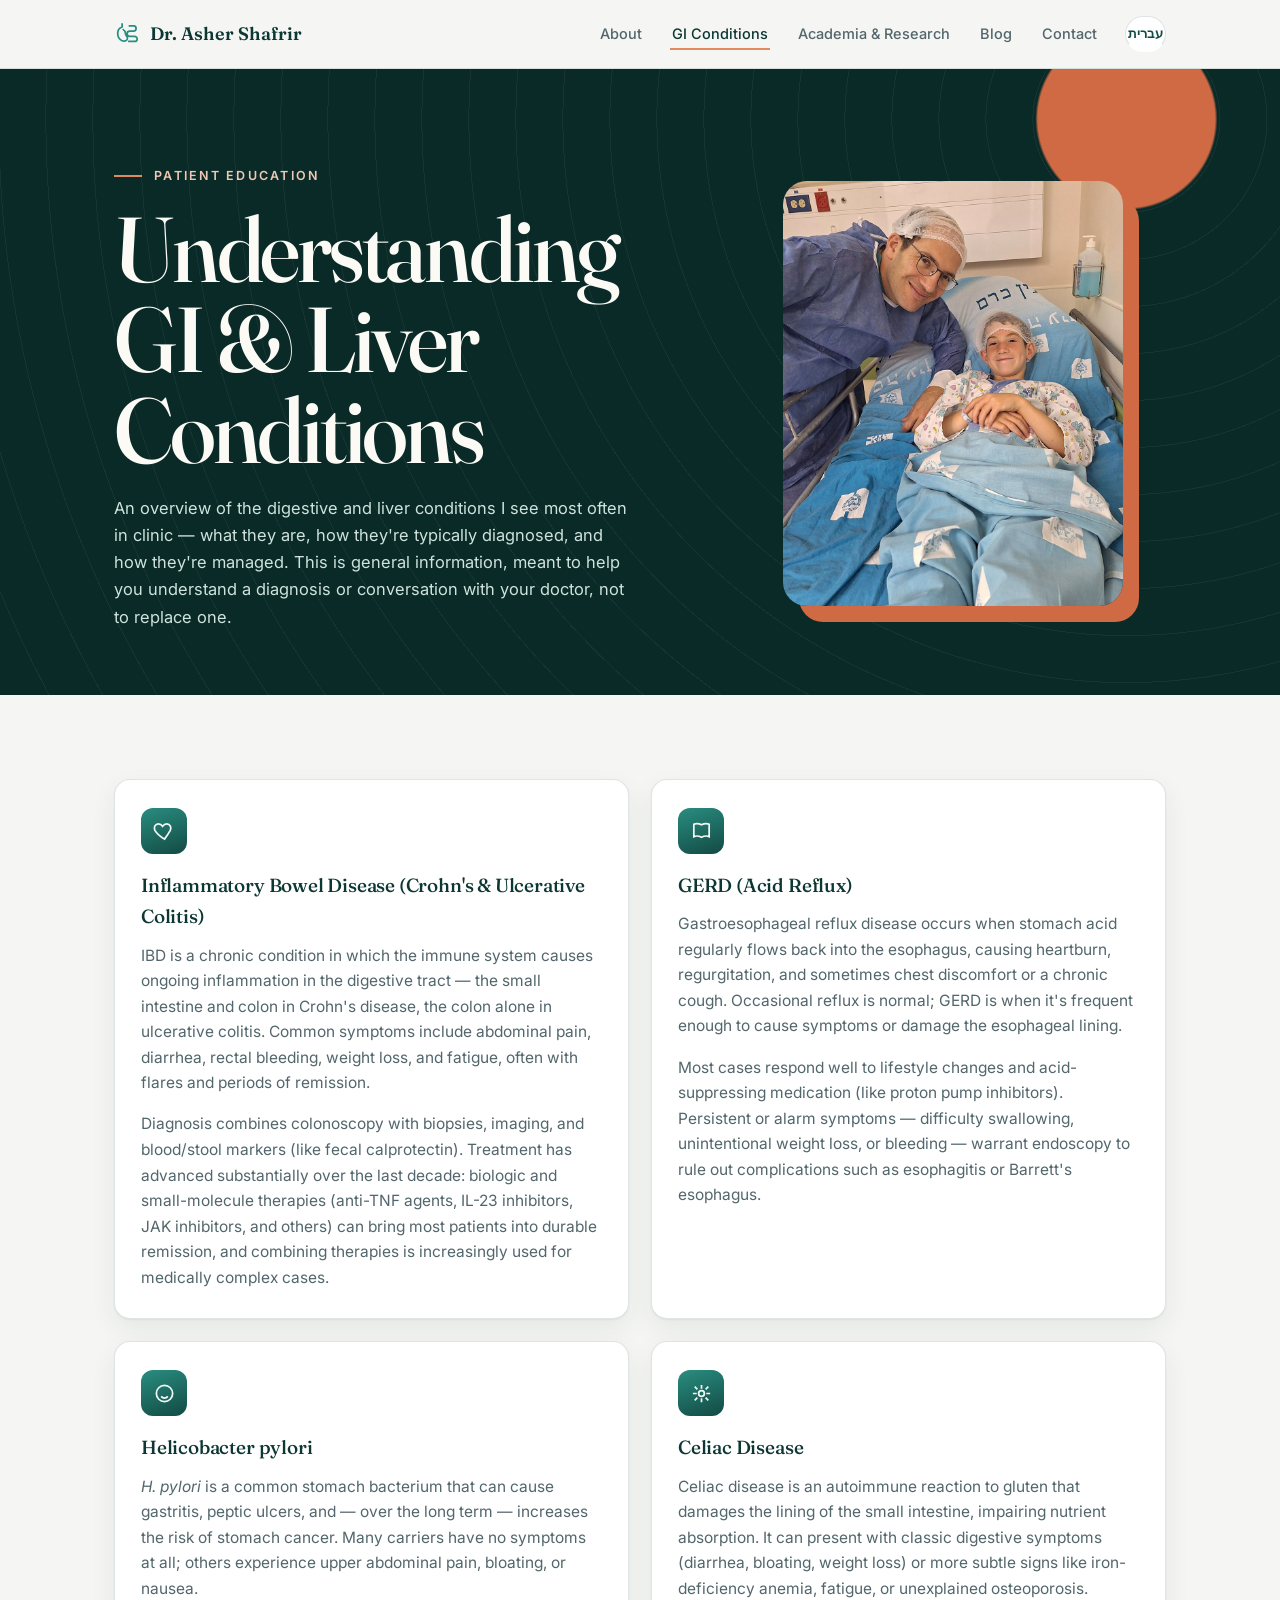
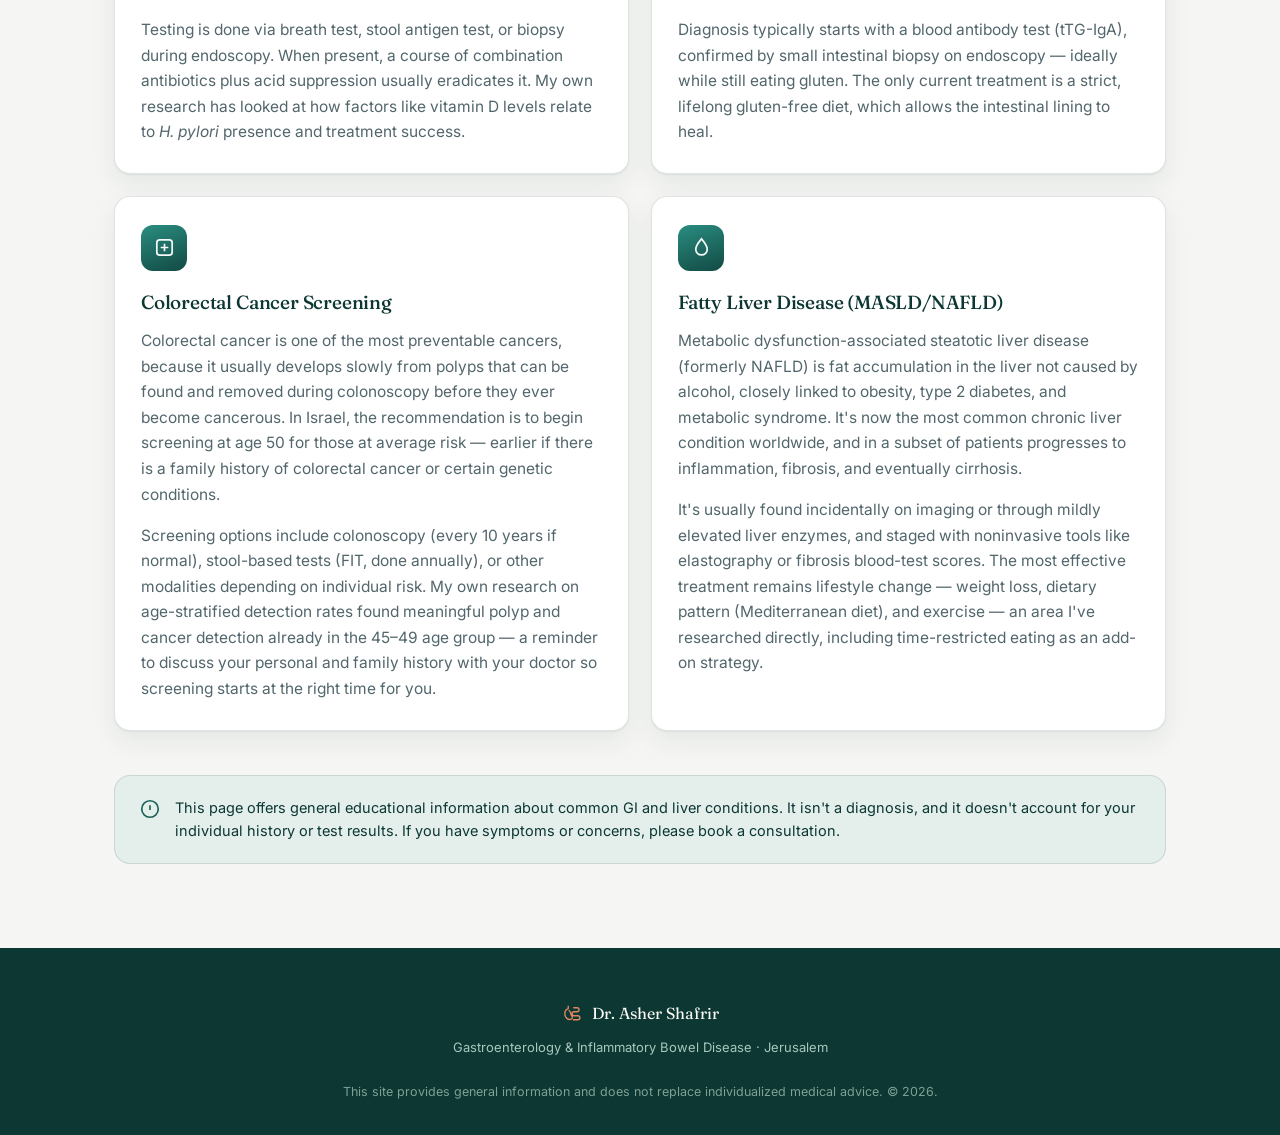
<file: en/gi-conditions.html>
<!DOCTYPE html>
<html lang="en" dir="ltr">
<head>
<meta charset="UTF-8">
<meta name="viewport" content="width=device-width, initial-scale=1.0">
<title>GI Conditions Explained — Dr. Asher Shafrir</title>
<meta name="description" content="Plain-language explanations of common gastrointestinal and liver conditions: IBD, GERD, celiac disease, H. pylori, fatty liver disease, and colorectal cancer screening.">

<link rel="preconnect" href="https://fonts.googleapis.com">
<link rel="preconnect" href="https://fonts.gstatic.com" crossorigin>
<link href="https://fonts.googleapis.com/css2?family=Fraunces:ital,opsz,wght@0,9..144,400;0,9..144,500;0,9..144,600;1,9..144,500&family=Inter:wght@400;500;600;700&display=swap" rel="stylesheet">
<link rel="stylesheet" href="../assets/css/style.css">
</head>
<body>

<a class="skip-link" href="#main">Skip to content</a>

<nav class="site-nav" id="siteNav">
  <div class="container">
    <a class="brand" href="index.html">
      <svg viewBox="0 0 24 24" fill="none" stroke="currentColor" stroke-width="1.6" aria-hidden="true">
        <path d="M7.5 2v3.5C4.5 6.5 3 9.5 3.5 13c.5 3.5 3.5 6 6.5 5.5 2.3-.4 3.2-2.6 1.8-4.2-.9-1-1.3-2-1.3-3.3 0-1.3-1-2.5-2.5-3.5M13.5 4.5h4.5a2.4 2.4 0 0 1 0 4.8h-3.5a2.4 2.4 0 0 0 0 4.8H19a2.4 2.4 0 0 1 0 4.8h-6"/>
      </svg>
      Dr. Asher Shafrir
    </a>
    <ul class="nav-links">
      <li><a href="index.html">About</a></li>
      <li><a href="gi-conditions.html" aria-current="page">GI Conditions</a></li>
      <li><a href="academia.html">Academia &amp; Research</a></li>
      <li><a href="blog.html">Blog</a></li>
      <li><a href="contact.html">Contact</a></li>
      <li><a class="lang-switch" href="../he/gi-conditions.html">עברית</a></li>
    </ul>
    <button class="nav-toggle" id="navToggle" aria-expanded="false" aria-controls="siteNav" aria-label="Toggle menu">
      <svg width="24" height="24" viewBox="0 0 24 24" fill="none" stroke="currentColor" stroke-width="2"><path d="M3 6h18M3 12h18M3 18h18"/></svg>
    </button>
  </div>
</nav>

<main id="main">

  <header class="hero" style="padding-bottom:64px;">
    <div class="container">
      <div>
        <p class="hero-eyebrow">Patient Education</p>
        <h1>Understanding GI &amp; Liver Conditions</h1>
        <p class="hero-sub">An overview of the digestive and liver conditions I see most often in clinic — what they are, how they're typically diagnosed, and how they're managed. This is general information, meant to help you understand a diagnosis or conversation with your doctor, not to replace one.</p>
      </div>
      <div class="hero-photo-frame hero-photo-soft"><img src="../assets/images/care.jpg" alt="Dr. Shafrir in scrubs smiling next to a young boy in a hospital bed" width="1000" height="1250"></div>
    </div>
  </header>

  <section id="conditions">
    <div class="container">
      <div class="cards">

        <div class="card">
          <div class="card-icon"><svg viewBox="0 0 24 24" fill="none" stroke="currentColor" stroke-width="1.8"><path d="M12 21s-7.5-4.7-10-9.2C.6 8.4 2.3 5 5.6 5c1.9 0 3.3 1 4.4 2.6C11.1 6 12.5 5 14.4 5c3.3 0 5 3.4 3.6 6.8C15.5 16.3 12 21 12 21Z"/></svg></div>
          <h3>Inflammatory Bowel Disease (Crohn's &amp; Ulcerative Colitis)</h3>
          <p>IBD is a chronic condition in which the immune system causes ongoing inflammation in the digestive tract — the small intestine and colon in Crohn's disease, the colon alone in ulcerative colitis. Common symptoms include abdominal pain, diarrhea, rectal bleeding, weight loss, and fatigue, often with flares and periods of remission.</p>
          <p>Diagnosis combines colonoscopy with biopsies, imaging, and blood/stool markers (like fecal calprotectin). Treatment has advanced substantially over the last decade: biologic and small-molecule therapies (anti-TNF agents, IL-23 inhibitors, JAK inhibitors, and others) can bring most patients into durable remission, and combining therapies is increasingly used for medically complex cases.</p>
        </div>

        <div class="card">
          <div class="card-icon"><svg viewBox="0 0 24 24" fill="none" stroke="currentColor" stroke-width="1.8"><path d="M4 5.5C6 4.5 9 4.5 12 6c3-1.5 6-1.5 8-.5v13c-2-1-5-1-8 .5-3-1.5-6-1.5-8-.5v-13Z"/></svg></div>
          <h3>GERD (Acid Reflux)</h3>
          <p>Gastroesophageal reflux disease occurs when stomach acid regularly flows back into the esophagus, causing heartburn, regurgitation, and sometimes chest discomfort or a chronic cough. Occasional reflux is normal; GERD is when it's frequent enough to cause symptoms or damage the esophageal lining.</p>
          <p>Most cases respond well to lifestyle changes and acid-suppressing medication (like proton pump inhibitors). Persistent or alarm symptoms — difficulty swallowing, unintentional weight loss, or bleeding — warrant endoscopy to rule out complications such as esophagitis or Barrett's esophagus.</p>
        </div>

        <div class="card">
          <div class="card-icon"><svg viewBox="0 0 24 24" fill="none" stroke="currentColor" stroke-width="1.8"><circle cx="12" cy="12" r="8.5"/><path d="M9 10h.01M15 10h.01M8.5 15c1 1.2 2.2 1.8 3.5 1.8s2.5-.6 3.5-1.8"/></svg></div>
          <h3>Helicobacter pylori</h3>
          <p><em>H. pylori</em> is a common stomach bacterium that can cause gastritis, peptic ulcers, and — over the long term — increases the risk of stomach cancer. Many carriers have no symptoms at all; others experience upper abdominal pain, bloating, or nausea.</p>
          <p>Testing is done via breath test, stool antigen test, or biopsy during endoscopy. When present, a course of combination antibiotics plus acid suppression usually eradicates it. My own research has looked at how factors like vitamin D levels relate to <em>H. pylori</em> presence and treatment success.</p>
        </div>

        <div class="card">
          <div class="card-icon"><svg viewBox="0 0 24 24" fill="none" stroke="currentColor" stroke-width="1.8"><path d="M12 3v4M12 17v4M4.9 4.9l2.8 2.8M16.3 16.3l2.8 2.8M3 12h4M17 12h4M4.9 19.1l2.8-2.8M16.3 7.7l2.8-2.8"/><circle cx="12" cy="12" r="3"/></svg></div>
          <h3>Celiac Disease</h3>
          <p>Celiac disease is an autoimmune reaction to gluten that damages the lining of the small intestine, impairing nutrient absorption. It can present with classic digestive symptoms (diarrhea, bloating, weight loss) or more subtle signs like iron-deficiency anemia, fatigue, or unexplained osteoporosis.</p>
          <p>Diagnosis typically starts with a blood antibody test (tTG-IgA), confirmed by small intestinal biopsy on endoscopy — ideally while still eating gluten. The only current treatment is a strict, lifelong gluten-free diet, which allows the intestinal lining to heal.</p>
        </div>

        <div class="card">
          <div class="card-icon"><svg viewBox="0 0 24 24" fill="none" stroke="currentColor" stroke-width="1.8"><rect x="4" y="4" width="16" height="16" rx="3"/><path d="M8 12h8M12 8v8"/></svg></div>
          <h3>Colorectal Cancer Screening</h3>
          <p>Colorectal cancer is one of the most preventable cancers, because it usually develops slowly from polyps that can be found and removed during colonoscopy before they ever become cancerous. In Israel, the recommendation is to begin screening at age 50 for those at average risk — earlier if there is a family history of colorectal cancer or certain genetic conditions.</p>
          <p>Screening options include colonoscopy (every 10 years if normal), stool-based tests (FIT, done annually), or other modalities depending on individual risk. My own research on age-stratified detection rates found meaningful polyp and cancer detection already in the 45–49 age group — a reminder to discuss your personal and family history with your doctor so screening starts at the right time for you.</p>
        </div>

        <div class="card">
          <div class="card-icon"><svg viewBox="0 0 24 24" fill="none" stroke="currentColor" stroke-width="1.8"><path d="M12 3c3 3.5 6 7.2 6 10.8A6 6 0 1 1 6 13.8C6 10.2 9 6.5 12 3Z"/></svg></div>
          <h3>Fatty Liver Disease (MASLD/NAFLD)</h3>
          <p>Metabolic dysfunction-associated steatotic liver disease (formerly NAFLD) is fat accumulation in the liver not caused by alcohol, closely linked to obesity, type 2 diabetes, and metabolic syndrome. It's now the most common chronic liver condition worldwide, and in a subset of patients progresses to inflammation, fibrosis, and eventually cirrhosis.</p>
          <p>It's usually found incidentally on imaging or through mildly elevated liver enzymes, and staged with noninvasive tools like elastography or fibrosis blood-test scores. The most effective treatment remains lifestyle change — weight loss, dietary pattern (Mediterranean diet), and exercise — an area I've researched directly, including time-restricted eating as an add-on strategy.</p>
        </div>

      </div>

      <div class="disclaimer">
        <svg viewBox="0 0 24 24" fill="none" stroke="currentColor" stroke-width="1.8"><circle cx="12" cy="12" r="9"/><path d="M12 8v5M12 16h.01"/></svg>
        <p>This page offers general educational information about common GI and liver conditions. It isn't a diagnosis, and it doesn't account for your individual history or test results. If you have symptoms or concerns, please book a consultation.</p>
      </div>
    </div>
  </section>

</main>

<footer>
  <div class="container">
    <div class="footer-mark">
      <svg viewBox="0 0 24 24" fill="none" stroke="currentColor" stroke-width="1.6" aria-hidden="true">
        <path d="M7.5 2v3.5C4.5 6.5 3 9.5 3.5 13c.5 3.5 3.5 6 6.5 5.5 2.3-.4 3.2-2.6 1.8-4.2-.9-1-1.3-2-1.3-3.3 0-1.3-1-2.5-2.5-3.5M13.5 4.5h4.5a2.4 2.4 0 0 1 0 4.8h-3.5a2.4 2.4 0 0 0 0 4.8H19a2.4 2.4 0 0 1 0 4.8h-6"/>
      </svg>
      Dr. Asher Shafrir
    </div>
    <p class="tagline">Gastroenterology &amp; Inflammatory Bowel Disease &middot; Jerusalem</p>
    <p class="fine">This site provides general information and does not replace individualized medical advice. &copy; 2026.</p>
  </div>
</footer>

<script src="../assets/js/main.js"></script>
</body>
</html>
</file>
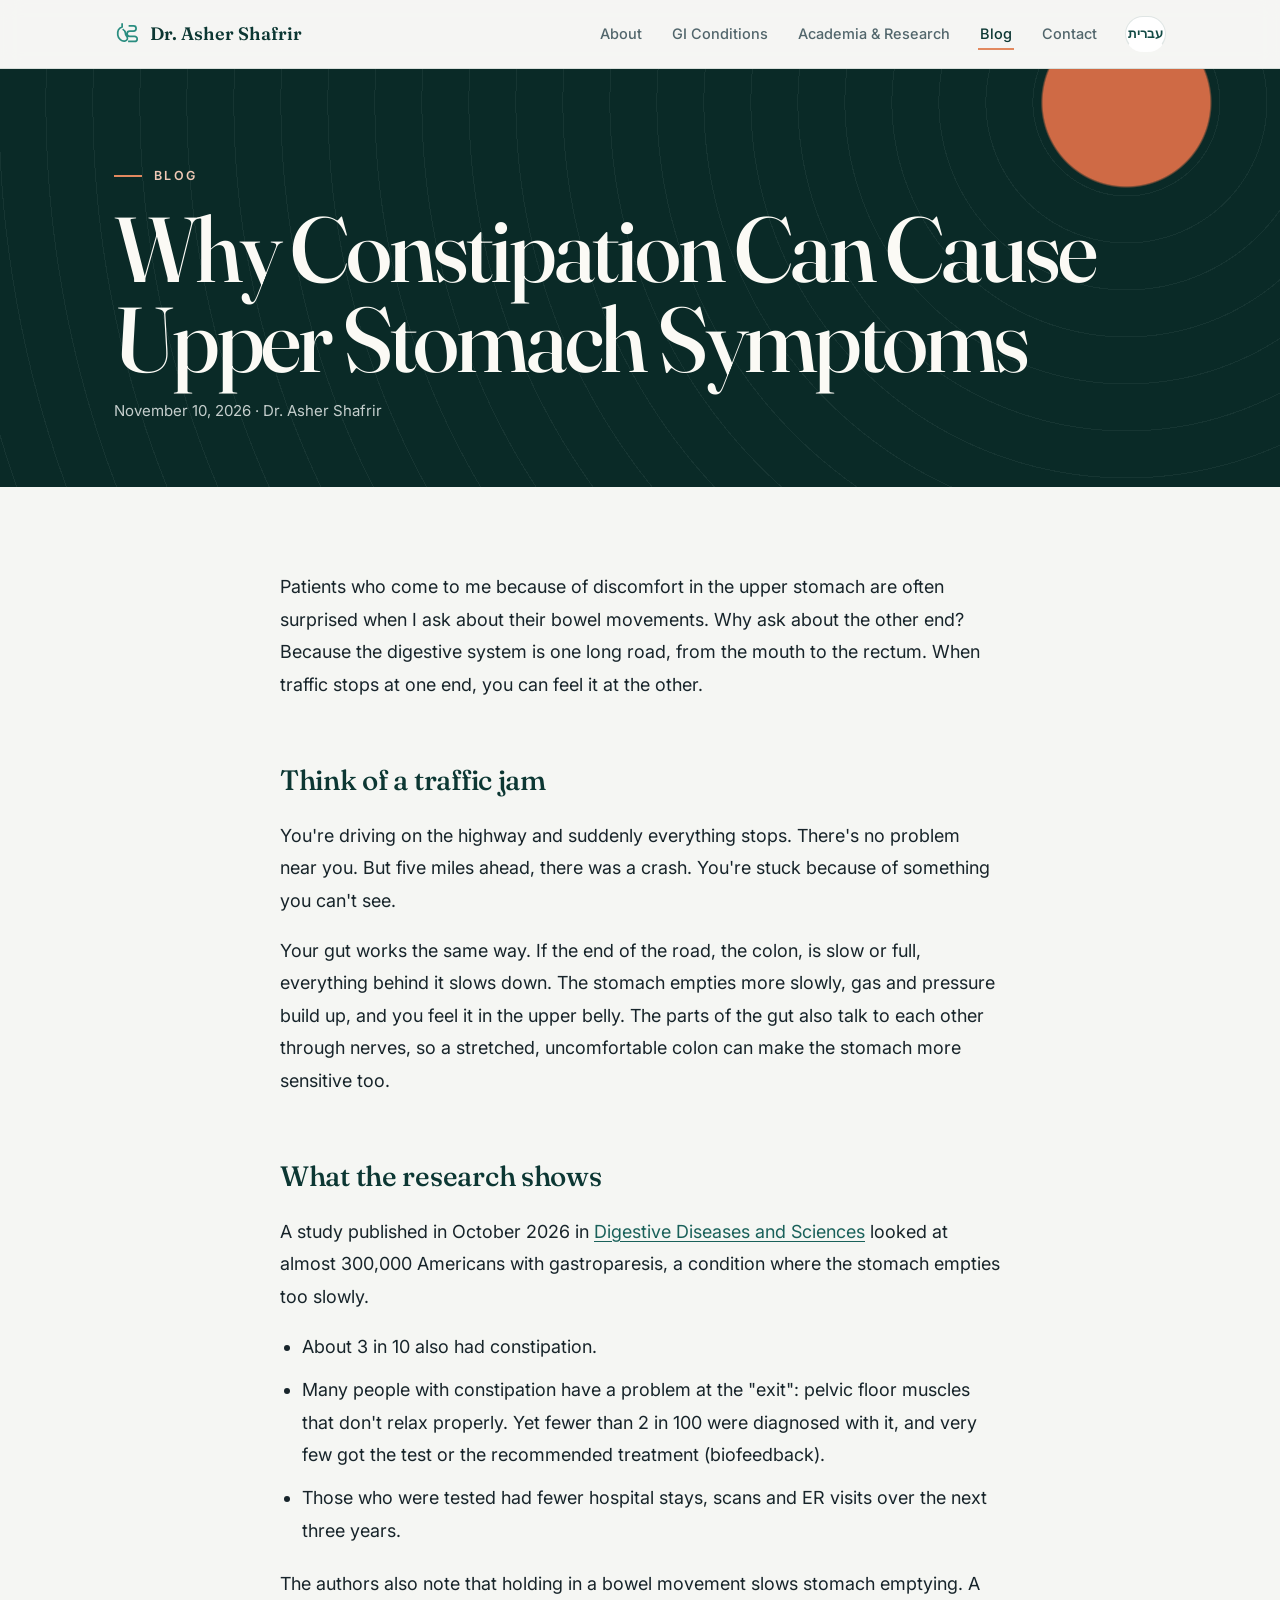
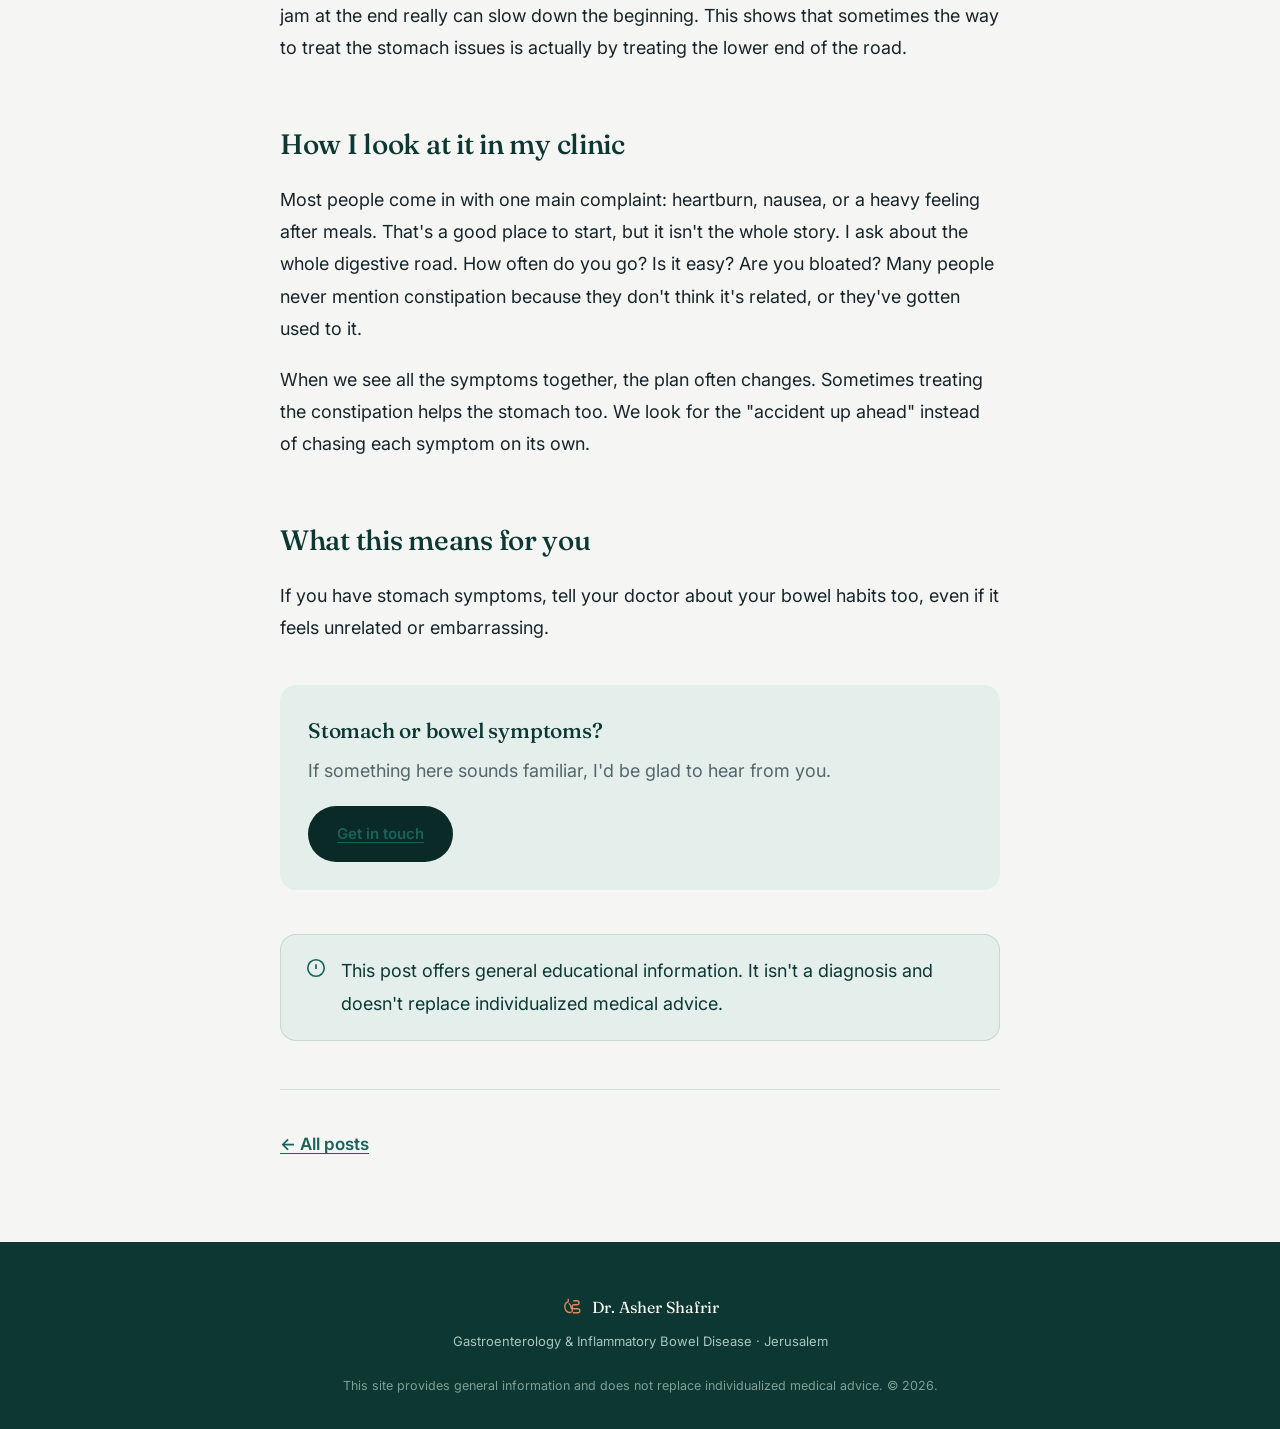
<file: en/post-constipation-upper-stomach.html>
<!DOCTYPE html>
<html lang="en" dir="ltr">
<head>
<meta charset="UTF-8">
<meta name="viewport" content="width=device-width, initial-scale=1.0">
<title>Why Constipation Can Cause Upper Stomach Symptoms — Dr. Asher Shafrir</title>
<meta name="description" content="Why I ask about bowel movements when patients come with upper stomach discomfort, and what a new study on gastroparesis and constipation shows.">

<link rel="preconnect" href="https://fonts.googleapis.com">
<link rel="preconnect" href="https://fonts.gstatic.com" crossorigin>
<link href="https://fonts.googleapis.com/css2?family=Fraunces:ital,opsz,wght@0,9..144,400;0,9..144,500;0,9..144,600;1,9..144,500&family=Inter:wght@400;500;600;700&display=swap" rel="stylesheet">
<link rel="stylesheet" href="../assets/css/style.css">
</head>
<body>

<a class="skip-link" href="#main">Skip to content</a>

<nav class="site-nav" id="siteNav">
  <div class="container">
    <a class="brand" href="index.html">
      <svg viewBox="0 0 24 24" fill="none" stroke="currentColor" stroke-width="1.6" aria-hidden="true">
        <path d="M7.5 2v3.5C4.5 6.5 3 9.5 3.5 13c.5 3.5 3.5 6 6.5 5.5 2.3-.4 3.2-2.6 1.8-4.2-.9-1-1.3-2-1.3-3.3 0-1.3-1-2.5-2.5-3.5M13.5 4.5h4.5a2.4 2.4 0 0 1 0 4.8h-3.5a2.4 2.4 0 0 0 0 4.8H19a2.4 2.4 0 0 1 0 4.8h-6"/>
      </svg>
      Dr. Asher Shafrir
    </a>
    <ul class="nav-links">
      <li><a href="index.html">About</a></li>
      <li><a href="gi-conditions.html">GI Conditions</a></li>
      <li><a href="academia.html">Academia &amp; Research</a></li>
      <li><a href="blog.html" aria-current="page">Blog</a></li>
      <li><a href="contact.html">Contact</a></li>
      <li><a class="lang-switch" href="../he/post-constipation-upper-stomach.html">עברית</a></li>
    </ul>
    <button class="nav-toggle" id="navToggle" aria-expanded="false" aria-controls="siteNav" aria-label="Toggle menu">
      <svg width="24" height="24" viewBox="0 0 24 24" fill="none" stroke="currentColor" stroke-width="2"><path d="M3 6h18M3 12h18M3 18h18"/></svg>
    </button>
  </div>
</nav>

<main id="main">

  <header class="hero" style="padding-bottom:64px;">
    <div class="container" style="grid-template-columns:1fr;">
      <div>
        <p class="hero-eyebrow">Blog</p>
        <h1>Why Constipation Can Cause Upper Stomach Symptoms</h1>
        <p class="post-meta">November 10, 2026 &middot; Dr. Asher Shafrir</p>
      </div>
    </div>
  </header>

  <section id="post">
    <div class="container">
      <article class="post-wrap post-body">
        <p>Patients who come to me because of discomfort in the upper stomach are often surprised when I ask about their bowel movements. Why ask about the other end? Because the digestive system is one long road, from the mouth to the rectum. When traffic stops at one end, you can feel it at the other.</p>
        <h2>Think of a traffic jam</h2>
        <p>You're driving on the highway and suddenly everything stops. There's no problem near you. But five miles ahead, there was a crash. You're stuck because of something you can't see.</p>
        <p>Your gut works the same way. If the end of the road, the colon, is slow or full, everything behind it slows down. The stomach empties more slowly, gas and pressure build up, and you feel it in the upper belly. The parts of the gut also talk to each other through nerves, so a stretched, uncomfortable colon can make the stomach more sensitive too.</p>
        <h2>What the research shows</h2>
        <p>A study published in October 2026 in <a href="https://link.springer.com/article/10.1007/s10620-026-10235-x" target="_blank" rel="noopener">Digestive Diseases and Sciences</a> looked at almost 300,000 Americans with gastroparesis, a condition where the stomach empties too slowly.</p>
        <ul>
          <li>About 3 in 10 also had constipation.</li>
          <li>Many people with constipation have a problem at the "exit": pelvic floor muscles that don't relax properly. Yet fewer than 2 in 100 were diagnosed with it, and very few got the test or the recommended treatment (biofeedback).</li>
          <li>Those who were tested had fewer hospital stays, scans and ER visits over the next three years.</li>
        </ul>
        <p>The authors also note that holding in a bowel movement slows stomach emptying. A jam at the end really can slow down the beginning. This shows that sometimes the way to treat the stomach issues is actually by treating the lower end of the road.</p>
        <h2>How I look at it in my clinic</h2>
        <p>Most people come in with one main complaint: heartburn, nausea, or a heavy feeling after meals. That's a good place to start, but it isn't the whole story. I ask about the whole digestive road. How often do you go? Is it easy? Are you bloated? Many people never mention constipation because they don't think it's related, or they've gotten used to it.</p>
        <p>When we see all the symptoms together, the plan often changes. Sometimes treating the constipation helps the stomach too. We look for the "accident up ahead" instead of chasing each symptom on its own.</p>
        <h2>What this means for you</h2>
        <p>If you have stomach symptoms, tell your doctor about your bowel habits too, even if it feels unrelated or embarrassing.</p>

        <div class="post-cta">
          <h3>Stomach or bowel symptoms?</h3>
          <p>If something here sounds familiar, I'd be glad to hear from you.</p>
          <a class="btn btn-solid" href="contact.html">Get in touch</a>
        </div>

        <div class="disclaimer">
          <svg viewBox="0 0 24 24" fill="none" stroke="currentColor" stroke-width="1.8"><circle cx="12" cy="12" r="9"/><path d="M12 8v5M12 16h.01"/></svg>
          <p>This post offers general educational information. It isn't a diagnosis and doesn't replace individualized medical advice.</p>
        </div>

        <div class="post-footer"><a class="back-link" href="blog.html">&larr; All posts</a></div>
      </article>
    </div>
  </section>

</main>

<footer>
  <div class="container">
    <div class="footer-mark">
      <svg viewBox="0 0 24 24" fill="none" stroke="currentColor" stroke-width="1.6" aria-hidden="true">
        <path d="M7.5 2v3.5C4.5 6.5 3 9.5 3.5 13c.5 3.5 3.5 6 6.5 5.5 2.3-.4 3.2-2.6 1.8-4.2-.9-1-1.3-2-1.3-3.3 0-1.3-1-2.5-2.5-3.5M13.5 4.5h4.5a2.4 2.4 0 0 1 0 4.8h-3.5a2.4 2.4 0 0 0 0 4.8H19a2.4 2.4 0 0 1 0 4.8h-6"/>
      </svg>
      Dr. Asher Shafrir
    </div>
    <p class="tagline">Gastroenterology &amp; Inflammatory Bowel Disease &middot; Jerusalem</p>
    <p class="fine">This site provides general information and does not replace individualized medical advice. &copy; 2026.</p>
  </div>
</footer>

<script src="../assets/js/main.js"></script>
</body>
</html>
</file>
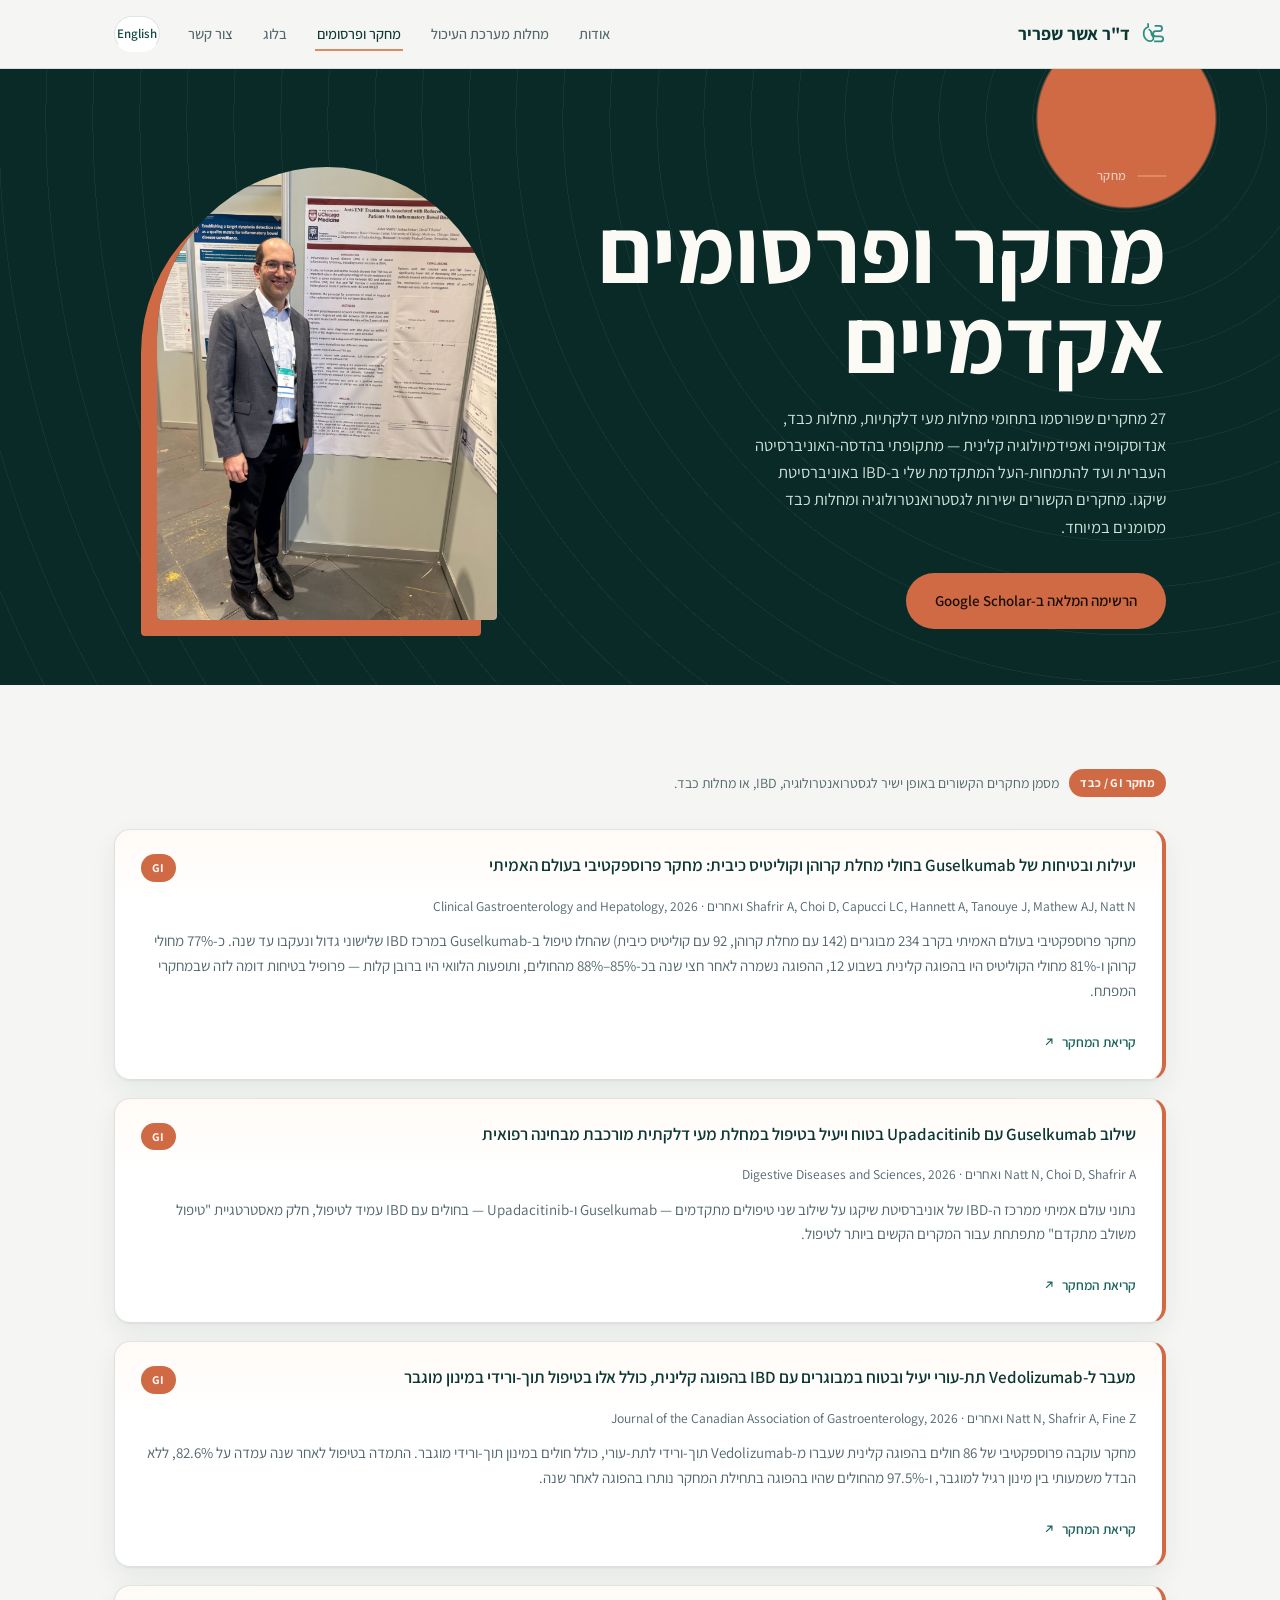
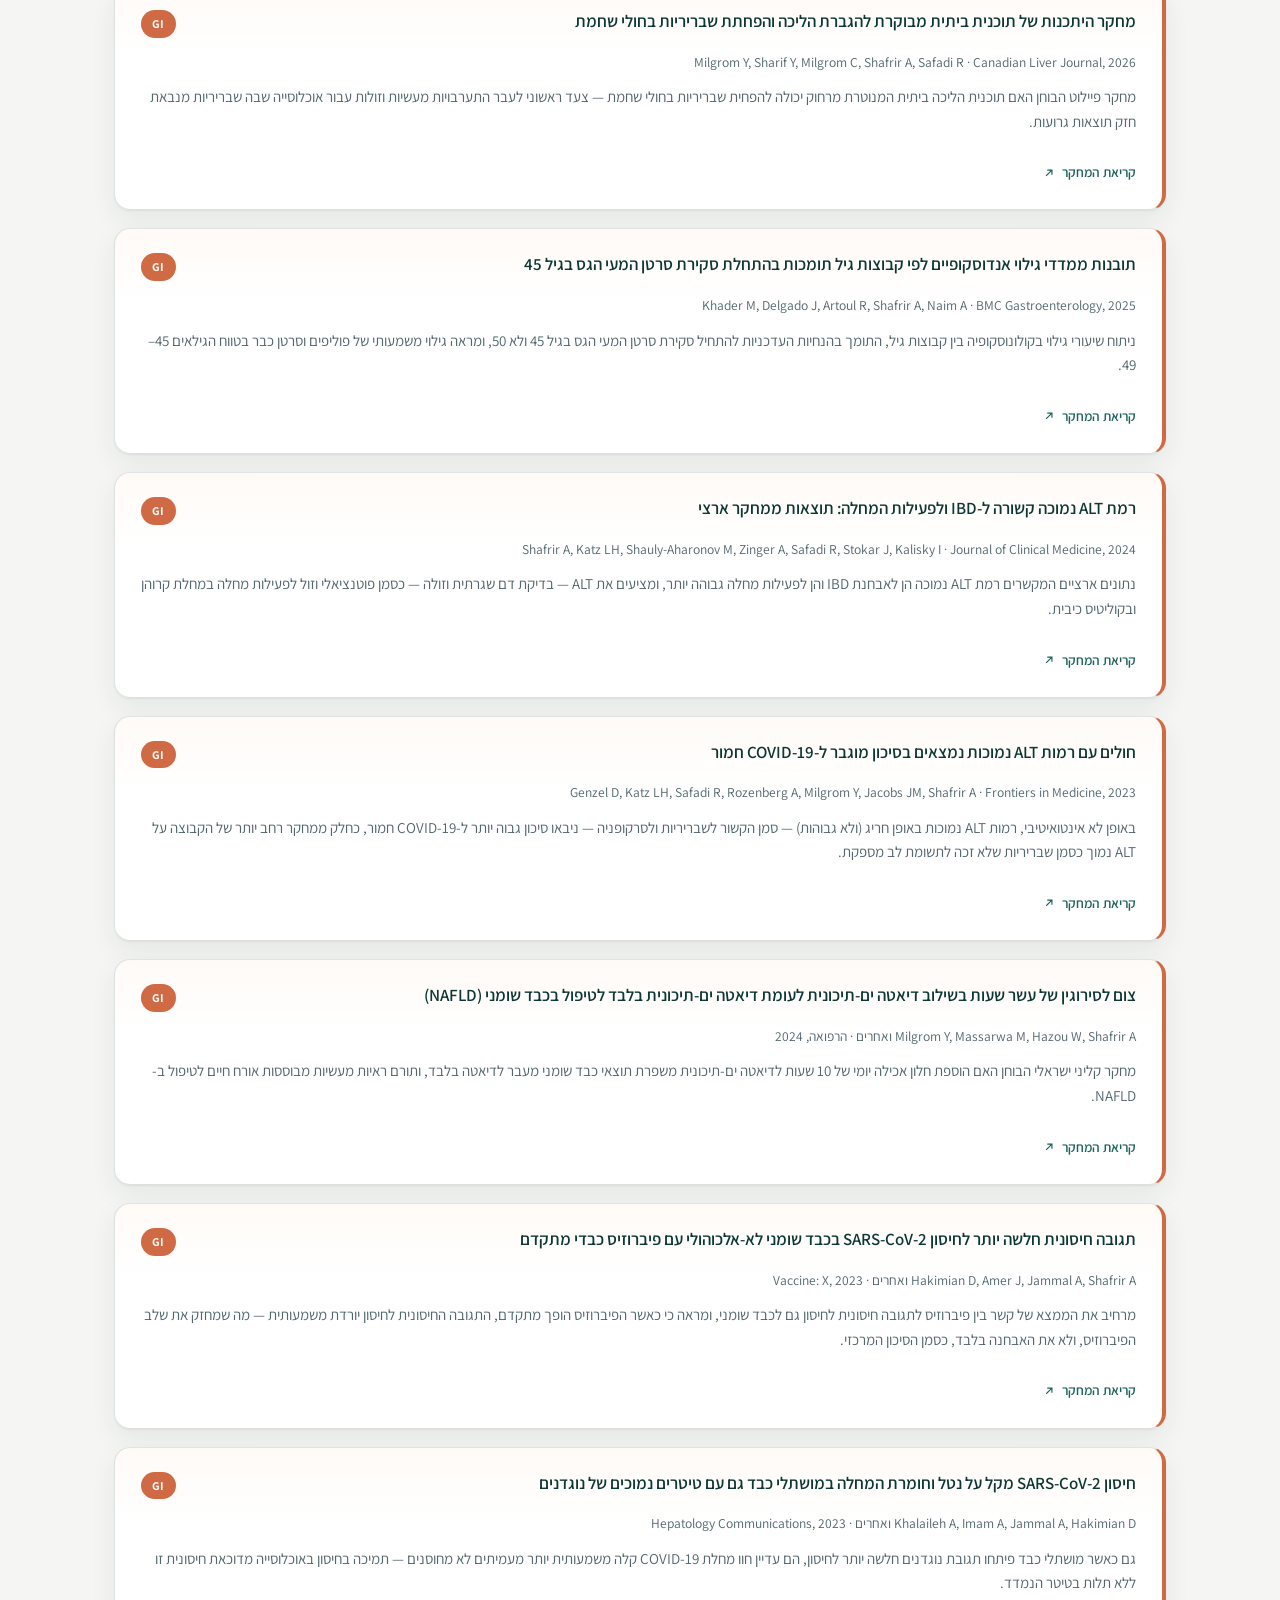
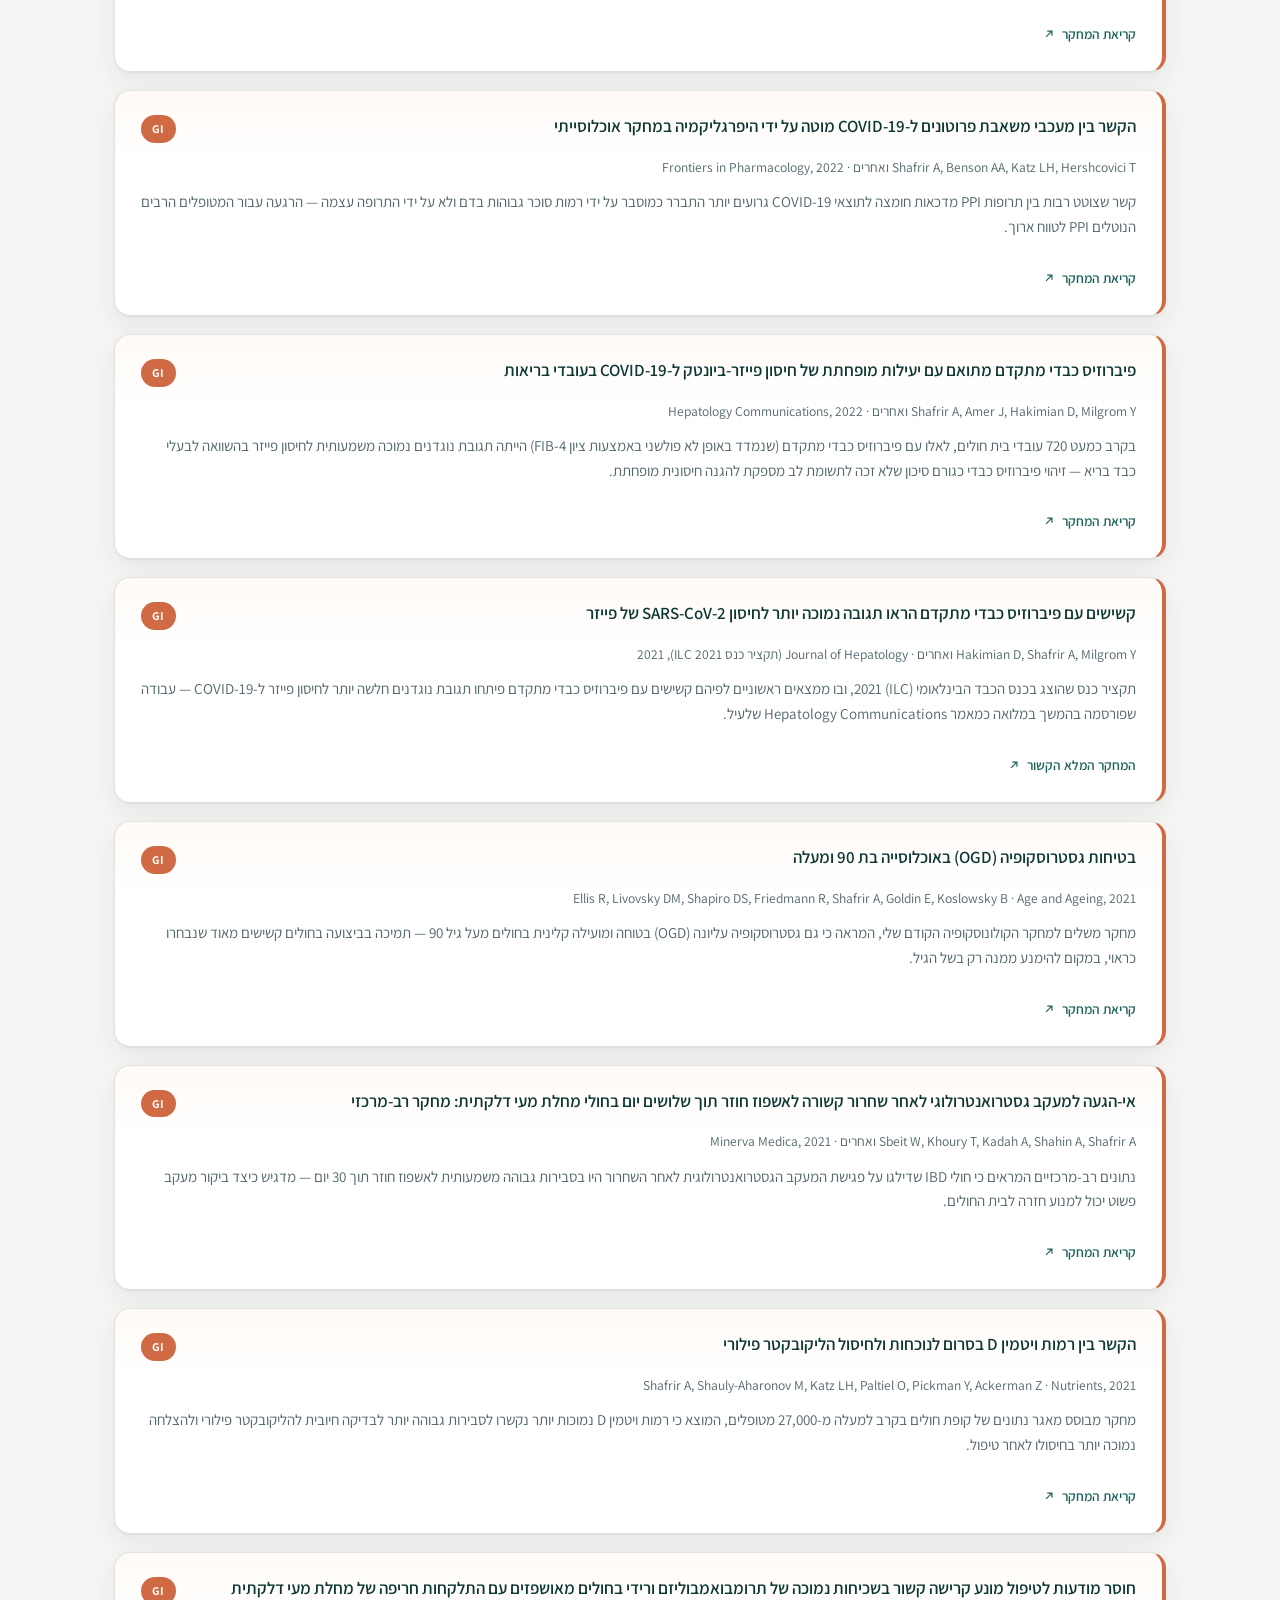
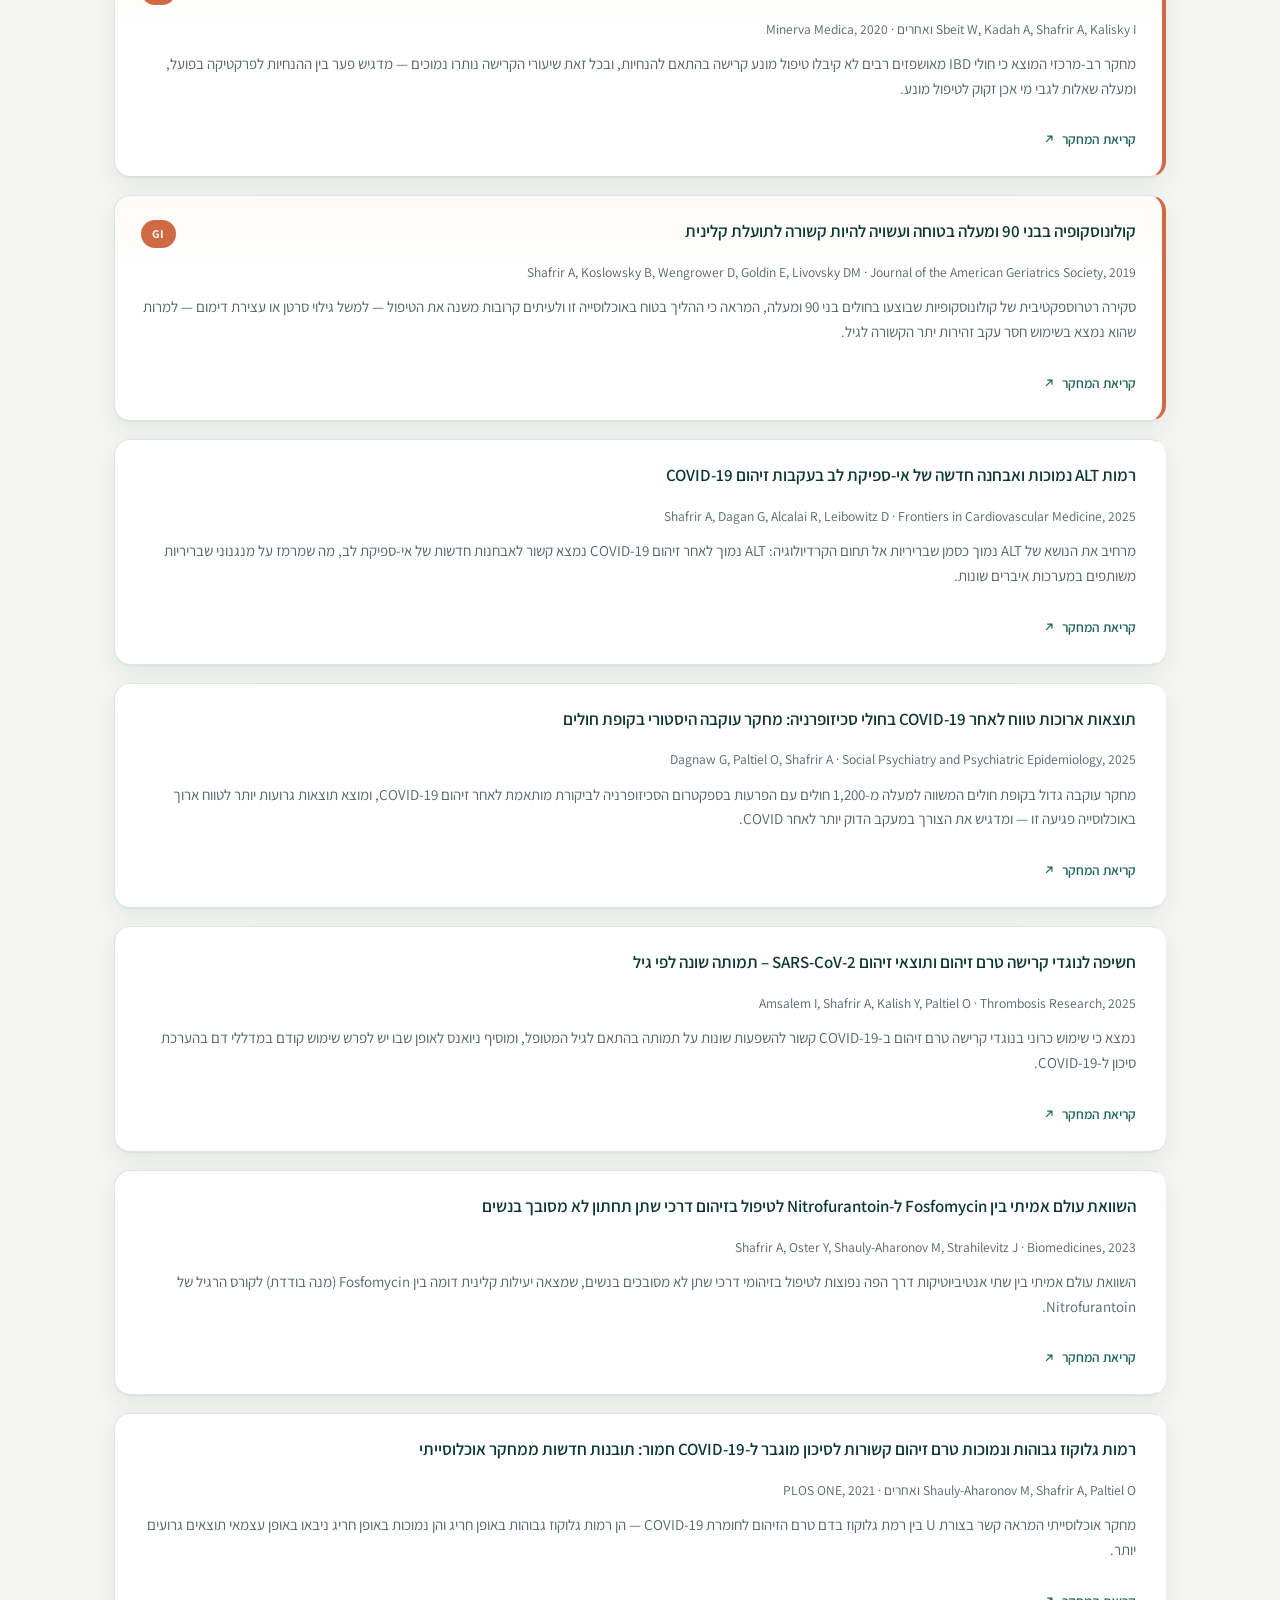
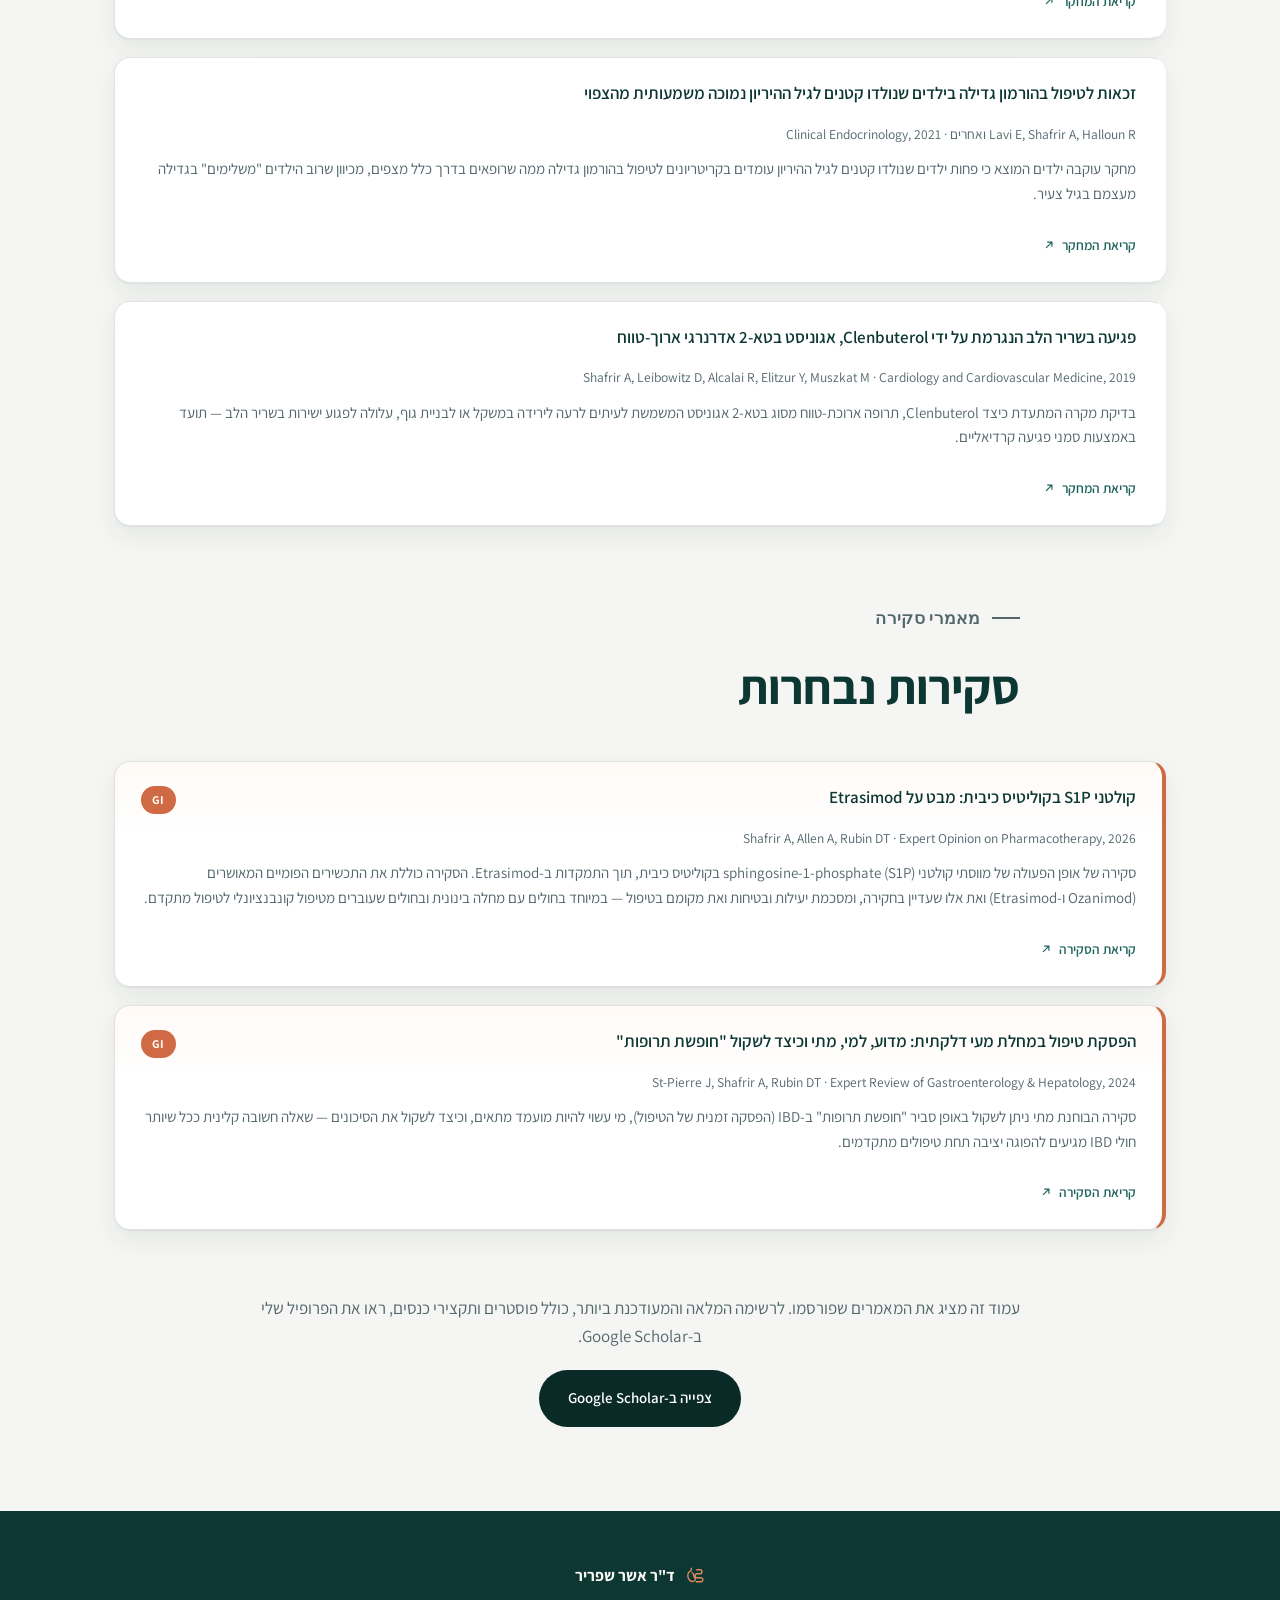
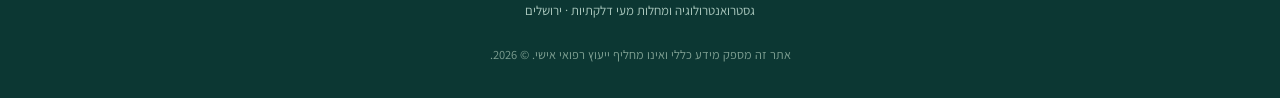
<file: he/academia.html>
<!DOCTYPE html>
<html lang="he" dir="rtl">
<head>
<meta charset="UTF-8">
<meta name="viewport" content="width=device-width, initial-scale=1.0">
<title>מחקר ופרסומים — ד"ר אשר שפריר</title>
<meta name="description" content="פרסומים אקדמיים של ד&quot;ר אשר שפריר, M.D. — מחלות מעי דלקתיות, מחלות כבד, אנדוסקופיה ומחקרים נלווים, עם קישורים ותקצירים.">

<link rel="preconnect" href="https://fonts.googleapis.com">
<link rel="preconnect" href="https://fonts.gstatic.com" crossorigin>
<link href="https://fonts.googleapis.com/css2?family=Fraunces:ital,opsz,wght@0,9..144,400;0,9..144,500;0,9..144,600;1,9..144,500&family=Inter:wght@400;500;600;700&family=Assistant:wght@400;500;600;700&display=swap" rel="stylesheet">
<link rel="stylesheet" href="../assets/css/style.css">
</head>
<body>

<a class="skip-link" href="#main">דלג לתוכן</a>

<nav class="site-nav" id="siteNav">
  <div class="container">
    <a class="brand" href="index.html">
      <svg viewBox="0 0 24 24" fill="none" stroke="currentColor" stroke-width="1.6" aria-hidden="true">
        <path d="M7.5 2v3.5C4.5 6.5 3 9.5 3.5 13c.5 3.5 3.5 6 6.5 5.5 2.3-.4 3.2-2.6 1.8-4.2-.9-1-1.3-2-1.3-3.3 0-1.3-1-2.5-2.5-3.5M13.5 4.5h4.5a2.4 2.4 0 0 1 0 4.8h-3.5a2.4 2.4 0 0 0 0 4.8H19a2.4 2.4 0 0 1 0 4.8h-6"/>
      </svg>
      ד"ר אשר שפריר
    </a>
    <ul class="nav-links">
      <li><a href="index.html">אודות</a></li>
      <li><a href="gi-conditions.html">מחלות מערכת העיכול</a></li>
      <li><a href="academia.html" aria-current="page">מחקר ופרסומים</a></li>
      <li><a href="blog.html">בלוג</a></li>
      <li><a href="contact.html">צור קשר</a></li>
      <li><a class="lang-switch" href="../en/academia.html">English</a></li>
    </ul>
    <button class="nav-toggle" id="navToggle" aria-expanded="false" aria-controls="siteNav" aria-label="פתח תפריט">
      <svg width="24" height="24" viewBox="0 0 24 24" fill="none" stroke="currentColor" stroke-width="2"><path d="M3 6h18M3 12h18M3 18h18"/></svg>
    </button>
  </div>
</nav>

<main id="main">

  <header class="hero" style="padding-bottom:56px;">
    <div class="container" style="grid-template-columns:1.15fr 0.85fr;">
      <div>
        <p class="hero-eyebrow">מחקר</p>
        <h1>מחקר ופרסומים אקדמיים</h1>
        <p class="hero-sub">27 מחקרים שפורסמו בתחומי מחלות מעי דלקתיות, מחלות כבד, אנדוסקופיה ואפידמיולוגיה קלינית — מתקופתי בהדסה-האוניברסיטה העברית ועד להתמחות-העל המתקדמת שלי ב-IBD באוניברסיטת שיקגו. מחקרים הקשורים ישירות לגסטרואנטרולוגיה ומחלות כבד מסומנים במיוחד.</p>
        <div class="hero-actions">
          <a class="btn btn-primary" href="https://scholar.google.com/citations?hl=en&amp;user=oYPrIzIAAAAJ&amp;view_op=list_works&amp;sortby=pubdate" target="_blank" rel="noopener">הרשימה המלאה ב-Google Scholar</a>
        </div>
      </div>
      <div class="hero-photo-frame" style="aspect-ratio:3/4;">
        <img src="../assets/images/poster.jpg" alt="ד&quot;ר שפריר מציג מחקר בכנס מדעי" onerror="this.parentElement.innerHTML='<div class=&quot;photo-placeholder&quot;>תמונת הכנס תופיע כאן</div>'">
      </div>
    </div>
  </header>

  <section id="publications">
    <div class="container">

      <div class="pub-toolbar">
        <span class="pub-badge">מחקר GI / כבד</span>
        <span>מסמן מחקרים הקשורים באופן ישיר לגסטרואנטרולוגיה, IBD, או מחלות כבד.</span>
      </div>

      <div class="pub-list">

        <article class="pub-card gi">
          <div class="pub-card-top">
            <div><p class="pub-title">יעילות ובטיחות של Guselkumab בחולי מחלת קרוהן וקוליטיס כיבית: מחקר פרוספקטיבי בעולם האמיתי</p>
            <p class="pub-meta">Shafrir A, Choi D, Capucci LC, Hannett A, Tanouye J, Mathew AJ, Natt N ואחרים &middot; Clinical Gastroenterology and Hepatology, 2026</p></div>
            <span class="pub-badge">GI</span>
          </div>
          <p class="pub-summary">מחקר פרוספקטיבי בעולם האמיתי בקרב 234 מבוגרים (142 עם מחלת קרוהן, 92 עם קוליטיס כיבית) שהחלו טיפול ב-Guselkumab במרכז IBD שלישוני גדול ונעקבו עד שנה. כ-77% מחולי קרוהן ו-81% מחולי הקוליטיס היו בהפוגה קלינית בשבוע 12, ההפוגה נשמרה לאחר חצי שנה בכ-85%–88% מהחולים, ותופעות הלוואי היו ברובן קלות — פרופיל בטיחות דומה לזה שבמחקרי המפתח.</p>
          <a class="pub-link" href="https://doi.org/10.1016/j.cgh.2026.09.052" target="_blank" rel="noopener">קריאת המחקר<svg viewBox="0 0 24 24" fill="none" stroke="currentColor" stroke-width="2"><path d="M7 17 17 7M9 7h8v8"/></svg></a>
        </article>

        <article class="pub-card gi">
          <div class="pub-card-top">
            <div><p class="pub-title">שילוב Guselkumab עם Upadacitinib בטוח ויעיל בטיפול במחלת מעי דלקתית מורכבת מבחינה רפואית</p>
            <p class="pub-meta">Natt N, Choi D, Shafrir A ואחרים &middot; Digestive Diseases and Sciences, 2026</p></div>
            <span class="pub-badge">GI</span>
          </div>
          <p class="pub-summary">נתוני עולם אמיתי ממרכז ה-IBD של אוניברסיטת שיקגו על שילוב שני טיפולים מתקדמים — Guselkumab ו-Upadacitinib — בחולים עם IBD עמיד לטיפול, חלק מאסטרטגיית "טיפול משולב מתקדם" מתפתחת עבור המקרים הקשים ביותר לטיפול.</p>
          <a class="pub-link" href="https://doi.org/10.1007/s10620-026-09995-3" target="_blank" rel="noopener">קריאת המחקר<svg viewBox="0 0 24 24" fill="none" stroke="currentColor" stroke-width="2"><path d="M7 17 17 7M9 7h8v8"/></svg></a>
        </article>

        <article class="pub-card gi">
          <div class="pub-card-top">
            <div><p class="pub-title">מעבר ל-Vedolizumab תת-עורי יעיל ובטוח במבוגרים עם IBD בהפוגה קלינית, כולל אלו בטיפול תוך-ורידי במינון מוגבר</p>
            <p class="pub-meta">Natt N, Shafrir A, Fine Z ואחרים &middot; Journal of the Canadian Association of Gastroenterology, 2026</p></div>
            <span class="pub-badge">GI</span>
          </div>
          <p class="pub-summary">מחקר עוקבה פרוספקטיבי של 86 חולים בהפוגה קלינית שעברו מ-Vedolizumab תוך-ורידי לתת-עורי, כולל חולים במינון תוך-ורידי מוגבר. התמדה בטיפול לאחר שנה עמדה על 82.6%, ללא הבדל משמעותי בין מינון רגיל למוגבר, ו-97.5% מהחולים שהיו בהפוגה בתחילת המחקר נותרו בהפוגה לאחר שנה.</p>
          <a class="pub-link" href="https://doi.org/10.1093/jcag/gwag036" target="_blank" rel="noopener">קריאת המחקר<svg viewBox="0 0 24 24" fill="none" stroke="currentColor" stroke-width="2"><path d="M7 17 17 7M9 7h8v8"/></svg></a>
        </article>

        <article class="pub-card gi">
          <div class="pub-card-top">
            <div><p class="pub-title">מחקר היתכנות של תוכנית ביתית מבוקרת להגברת הליכה והפחתת שבריריות בחולי שחמת</p>
            <p class="pub-meta">Milgrom Y, Sharif Y, Milgrom C, Shafrir A, Safadi R &middot; Canadian Liver Journal, 2026</p></div>
            <span class="pub-badge">GI</span>
          </div>
          <p class="pub-summary">מחקר פיילוט הבוחן האם תוכנית הליכה ביתית המנוטרת מרחוק יכולה להפחית שבריריות בחולי שחמת — צעד ראשוני לעבר התערבויות מעשיות וזולות עבור אוכלוסייה שבה שבריריות מנבאת חזק תוצאות גרועות.</p>
          <a class="pub-link" href="https://doi.org/10.3138/canlivj-2026-0006" target="_blank" rel="noopener">קריאת המחקר<svg viewBox="0 0 24 24" fill="none" stroke="currentColor" stroke-width="2"><path d="M7 17 17 7M9 7h8v8"/></svg></a>
        </article>

        <article class="pub-card gi">
          <div class="pub-card-top">
            <div><p class="pub-title">תובנות ממדדי גילוי אנדוסקופיים לפי קבוצות גיל תומכות בהתחלת סקירת סרטן המעי הגס בגיל 45</p>
            <p class="pub-meta">Khader M, Delgado J, Artoul R, Shafrir A, Naim A &middot; BMC Gastroenterology, 2025</p></div>
            <span class="pub-badge">GI</span>
          </div>
          <p class="pub-summary">ניתוח שיעורי גילוי בקולונוסקופיה בין קבוצות גיל, התומך בהנחיות העדכניות להתחיל סקירת סרטן המעי הגס בגיל 45 ולא 50, ומראה גילוי משמעותי של פוליפים וסרטן כבר בטווח הגילאים 45–49.</p>
          <a class="pub-link" href="https://doi.org/10.1186/s12876-025-04213-2" target="_blank" rel="noopener">קריאת המחקר<svg viewBox="0 0 24 24" fill="none" stroke="currentColor" stroke-width="2"><path d="M7 17 17 7M9 7h8v8"/></svg></a>
        </article>

        <article class="pub-card gi">
          <div class="pub-card-top">
            <div><p class="pub-title">רמת ALT נמוכה קשורה ל-IBD ולפעילות המחלה: תוצאות ממחקר ארצי</p>
            <p class="pub-meta">Shafrir A, Katz LH, Shauly-Aharonov M, Zinger A, Safadi R, Stokar J, Kalisky I &middot; Journal of Clinical Medicine, 2024</p></div>
            <span class="pub-badge">GI</span>
          </div>
          <p class="pub-summary">נתונים ארציים המקשרים רמת ALT נמוכה הן לאבחנת IBD והן לפעילות מחלה גבוהה יותר, ומציעים את ALT — בדיקת דם שגרתית וזולה — כסמן פוטנציאלי וזול לפעילות מחלה במחלת קרוהן ובקוליטיס כיבית.</p>
          <a class="pub-link" href="https://doi.org/10.3390/jcm13071869" target="_blank" rel="noopener">קריאת המחקר<svg viewBox="0 0 24 24" fill="none" stroke="currentColor" stroke-width="2"><path d="M7 17 17 7M9 7h8v8"/></svg></a>
        </article>

        <article class="pub-card gi">
          <div class="pub-card-top">
            <div><p class="pub-title">חולים עם רמות ALT נמוכות נמצאים בסיכון מוגבר ל-COVID-19 חמור</p>
            <p class="pub-meta">Genzel D, Katz LH, Safadi R, Rozenberg A, Milgrom Y, Jacobs JM, Shafrir A &middot; Frontiers in Medicine, 2023</p></div>
            <span class="pub-badge">GI</span>
          </div>
          <p class="pub-summary">באופן לא אינטואיטיבי, רמות ALT נמוכות באופן חריג (ולא גבוהות) — סמן הקשור לשבריריות ולסרקופניה — ניבאו סיכון גבוה יותר ל-COVID-19 חמור, כחלק ממחקר רחב יותר של הקבוצה על ALT נמוך כסמן שבריריות שלא זכה לתשומת לב מספקת.</p>
          <a class="pub-link" href="https://doi.org/10.3389/fmed.2023.1231440" target="_blank" rel="noopener">קריאת המחקר<svg viewBox="0 0 24 24" fill="none" stroke="currentColor" stroke-width="2"><path d="M7 17 17 7M9 7h8v8"/></svg></a>
        </article>

        <article class="pub-card gi">
          <div class="pub-card-top">
            <div><p class="pub-title">צום לסירוגין של עשר שעות בשילוב דיאטה ים-תיכונית לעומת דיאטה ים-תיכונית בלבד לטיפול בכבד שומני (NAFLD)</p>
            <p class="pub-meta">Milgrom Y, Massarwa M, Hazou W, Shafrir A ואחרים &middot; הרפואה, 2024</p></div>
            <span class="pub-badge">GI</span>
          </div>
          <p class="pub-summary">מחקר קליני ישראלי הבוחן האם הוספת חלון אכילה יומי של 10 שעות לדיאטה ים-תיכונית משפרת תוצאי כבד שומני מעבר לדיאטה בלבד, ותורם ראיות מעשיות מבוססות אורח חיים לטיפול ב-NAFLD.</p>
          <a class="pub-link" href="https://pubmed.ncbi.nlm.nih.gov/38431857/" target="_blank" rel="noopener">קריאת המחקר<svg viewBox="0 0 24 24" fill="none" stroke="currentColor" stroke-width="2"><path d="M7 17 17 7M9 7h8v8"/></svg></a>
        </article>

        <article class="pub-card gi">
          <div class="pub-card-top">
            <div><p class="pub-title">תגובה חיסונית חלשה יותר לחיסון SARS-CoV-2 בכבד שומני לא-אלכוהולי עם פיברוזיס כבדי מתקדם</p>
            <p class="pub-meta">Hakimian D, Amer J, Jammal A, Shafrir A ואחרים &middot; Vaccine: X, 2023</p></div>
            <span class="pub-badge">GI</span>
          </div>
          <p class="pub-summary">מרחיב את הממצא של קשר בין פיברוזיס לתגובה חיסונית לחיסון גם לכבד שומני, ומראה כי כאשר הפיברוזיס הופך מתקדם, התגובה החיסונית לחיסון יורדת משמעותית — מה שמחזק את שלב הפיברוזיס, ולא את האבחנה בלבד, כסמן הסיכון המרכזי.</p>
          <a class="pub-link" href="https://doi.org/10.1016/j.jvacx.2023.100359" target="_blank" rel="noopener">קריאת המחקר<svg viewBox="0 0 24 24" fill="none" stroke="currentColor" stroke-width="2"><path d="M7 17 17 7M9 7h8v8"/></svg></a>
        </article>

        <article class="pub-card gi">
          <div class="pub-card-top">
            <div><p class="pub-title">חיסון SARS-CoV-2 מקל על נטל וחומרת המחלה במושתלי כבד גם עם טיטרים נמוכים של נוגדנים</p>
            <p class="pub-meta">Khalaileh A, Imam A, Jammal A, Hakimian D ואחרים &middot; Hepatology Communications, 2023</p></div>
            <span class="pub-badge">GI</span>
          </div>
          <p class="pub-summary">גם כאשר מושתלי כבד פיתחו תגובת נוגדנים חלשה יותר לחיסון, הם עדיין חוו מחלת COVID-19 קלה משמעותית יותר מעמיתים לא מחוסנים — תמיכה בחיסון באוכלוסייה מדוכאת חיסונית זו ללא תלות בטיטר הנמדד.</p>
          <a class="pub-link" href="https://doi.org/10.1097/HC9.0000000000000025" target="_blank" rel="noopener">קריאת המחקר<svg viewBox="0 0 24 24" fill="none" stroke="currentColor" stroke-width="2"><path d="M7 17 17 7M9 7h8v8"/></svg></a>
        </article>

        <article class="pub-card gi">
          <div class="pub-card-top">
            <div><p class="pub-title">הקשר בין מעכבי משאבת פרוטונים ל-COVID-19 מוטה על ידי היפרגליקמיה במחקר אוכלוסייתי</p>
            <p class="pub-meta">Shafrir A, Benson AA, Katz LH, Hershcovici T ואחרים &middot; Frontiers in Pharmacology, 2022</p></div>
            <span class="pub-badge">GI</span>
          </div>
          <p class="pub-summary">קשר שצוטט רבות בין תרופות PPI מדכאות חומצה לתוצאי COVID-19 גרועים יותר התברר כמוסבר על ידי רמות סוכר גבוהות בדם ולא על ידי התרופה עצמה — הרגעה עבור המטופלים הרבים הנוטלים PPI לטווח ארוך.</p>
          <a class="pub-link" href="https://doi.org/10.3389/fphar.2022.791074" target="_blank" rel="noopener">קריאת המחקר<svg viewBox="0 0 24 24" fill="none" stroke="currentColor" stroke-width="2"><path d="M7 17 17 7M9 7h8v8"/></svg></a>
        </article>

        <article class="pub-card gi">
          <div class="pub-card-top">
            <div><p class="pub-title">פיברוזיס כבדי מתקדם מתואם עם יעילות מופחתת של חיסון פייזר-ביונטק ל-COVID-19 בעובדי בריאות</p>
            <p class="pub-meta">Shafrir A, Amer J, Hakimian D, Milgrom Y ואחרים &middot; Hepatology Communications, 2022</p></div>
            <span class="pub-badge">GI</span>
          </div>
          <p class="pub-summary">בקרב כמעט 720 עובדי בית חולים, לאלו עם פיברוזיס כבדי מתקדם (שנמדד באופן לא פולשני באמצעות ציון FIB-4) הייתה תגובת נוגדנים נמוכה משמעותית לחיסון פייזר בהשוואה לבעלי כבד בריא — זיהוי פיברוזיס כבדי כגורם סיכון שלא זכה לתשומת לב מספקת להגנה חיסונית מופחתת.</p>
          <a class="pub-link" href="https://doi.org/10.1002/hep4.1901" target="_blank" rel="noopener">קריאת המחקר<svg viewBox="0 0 24 24" fill="none" stroke="currentColor" stroke-width="2"><path d="M7 17 17 7M9 7h8v8"/></svg></a>
        </article>

        <article class="pub-card gi">
          <div class="pub-card-top">
            <div><p class="pub-title">קשישים עם פיברוזיס כבדי מתקדם הראו תגובה נמוכה יותר לחיסון SARS-CoV-2 של פייזר</p>
            <p class="pub-meta">Hakimian D, Shafrir A, Milgrom Y ואחרים &middot; Journal of Hepatology (תקציר כנס ILC 2021), 2021</p></div>
            <span class="pub-badge">GI</span>
          </div>
          <p class="pub-summary">תקציר כנס שהוצג בכנס הכבד הבינלאומי (ILC) 2021, ובו ממצאים ראשוניים לפיהם קשישים עם פיברוזיס כבדי מתקדם פיתחו תגובת נוגדנים חלשה יותר לחיסון פייזר ל-COVID-19 — עבודה שפורסמה בהמשך במלואה כמאמר Hepatology Communications שלעיל.</p>
          <a class="pub-link" href="https://doi.org/10.1002/hep4.1901" target="_blank" rel="noopener">המחקר המלא הקשור<svg viewBox="0 0 24 24" fill="none" stroke="currentColor" stroke-width="2"><path d="M7 17 17 7M9 7h8v8"/></svg></a>
        </article>

        <article class="pub-card gi">
          <div class="pub-card-top">
            <div><p class="pub-title">בטיחות גסטרוסקופיה (OGD) באוכלוסייה בת 90 ומעלה</p>
            <p class="pub-meta">Ellis R, Livovsky DM, Shapiro DS, Friedmann R, Shafrir A, Goldin E, Koslowsky B &middot; Age and Ageing, 2021</p></div>
            <span class="pub-badge">GI</span>
          </div>
          <p class="pub-summary">מחקר משלים למחקר הקולונוסקופיה הקודם שלי, המראה כי גם גסטרוסקופיה עליונה (OGD) בטוחה ומועילה קלינית בחולים מעל גיל 90 — תמיכה בביצועה בחולים קשישים מאוד שנבחרו כראוי, במקום להימנע ממנה רק בשל הגיל.</p>
          <a class="pub-link" href="https://doi.org/10.1093/ageing/afab129" target="_blank" rel="noopener">קריאת המחקר<svg viewBox="0 0 24 24" fill="none" stroke="currentColor" stroke-width="2"><path d="M7 17 17 7M9 7h8v8"/></svg></a>
        </article>

        <article class="pub-card gi">
          <div class="pub-card-top">
            <div><p class="pub-title">אי-הגעה למעקב גסטרואנטרולוגי לאחר שחרור קשורה לאשפוז חוזר תוך שלושים יום בחולי מחלת מעי דלקתית: מחקר רב-מרכזי</p>
            <p class="pub-meta">Sbeit W, Khoury T, Kadah A, Shahin A, Shafrir A ואחרים &middot; Minerva Medica, 2021</p></div>
            <span class="pub-badge">GI</span>
          </div>
          <p class="pub-summary">נתונים רב-מרכזיים המראים כי חולי IBD שדילגו על פגישת המעקב הגסטרואנטרולוגית לאחר השחרור היו בסבירות גבוהה משמעותית לאשפוז חוזר תוך 30 יום — מדגיש כיצד ביקור מעקב פשוט יכול למנוע חזרה לבית החולים.</p>
          <a class="pub-link" href="https://doi.org/10.23736/S0026-4806.21.07442-5" target="_blank" rel="noopener">קריאת המחקר<svg viewBox="0 0 24 24" fill="none" stroke="currentColor" stroke-width="2"><path d="M7 17 17 7M9 7h8v8"/></svg></a>
        </article>

        <article class="pub-card gi">
          <div class="pub-card-top">
            <div><p class="pub-title">הקשר בין רמות ויטמין D בסרום לנוכחות ולחיסול הליקובקטר פילורי</p>
            <p class="pub-meta">Shafrir A, Shauly-Aharonov M, Katz LH, Paltiel O, Pickman Y, Ackerman Z &middot; Nutrients, 2021</p></div>
            <span class="pub-badge">GI</span>
          </div>
          <p class="pub-summary">מחקר מבוסס מאגר נתונים של קופת חולים בקרב למעלה מ-27,000 מטופלים, המוצא כי רמות ויטמין D נמוכות יותר נקשרו לסבירות גבוהה יותר לבדיקה חיובית להליקובקטר פילורי ולהצלחה נמוכה יותר בחיסולו לאחר טיפול.</p>
          <a class="pub-link" href="https://doi.org/10.3390/nu13010278" target="_blank" rel="noopener">קריאת המחקר<svg viewBox="0 0 24 24" fill="none" stroke="currentColor" stroke-width="2"><path d="M7 17 17 7M9 7h8v8"/></svg></a>
        </article>

        <article class="pub-card gi">
          <div class="pub-card-top">
            <div><p class="pub-title">חוסר מודעות לטיפול מונע קרישה קשור בשכיחות נמוכה של תרומבואמבוליזם ורידי בחולים מאושפזים עם התלקחות חריפה של מחלת מעי דלקתית</p>
            <p class="pub-meta">Sbeit W, Kadah A, Shafrir A, Kalisky I ואחרים &middot; Minerva Medica, 2020</p></div>
            <span class="pub-badge">GI</span>
          </div>
          <p class="pub-summary">מחקר רב-מרכזי המוצא כי חולי IBD מאושפזים רבים לא קיבלו טיפול מונע קרישה בהתאם להנחיות, ובכל זאת שיעורי הקרישה נותרו נמוכים — מדגיש פער בין ההנחיות לפרקטיקה בפועל, ומעלה שאלות לגבי מי אכן זקוק לטיפול מונע.</p>
          <a class="pub-link" href="https://doi.org/10.23736/S0026-4806.20.06885-8" target="_blank" rel="noopener">קריאת המחקר<svg viewBox="0 0 24 24" fill="none" stroke="currentColor" stroke-width="2"><path d="M7 17 17 7M9 7h8v8"/></svg></a>
        </article>

        <article class="pub-card gi">
          <div class="pub-card-top">
            <div><p class="pub-title">קולונוסקופיה בבני 90 ומעלה בטוחה ועשויה להיות קשורה לתועלת קלינית</p>
            <p class="pub-meta">Shafrir A, Koslowsky B, Wengrower D, Goldin E, Livovsky DM &middot; Journal of the American Geriatrics Society, 2019</p></div>
            <span class="pub-badge">GI</span>
          </div>
          <p class="pub-summary">סקירה רטרוספקטיבית של קולונוסקופיות שבוצעו בחולים בני 90 ומעלה, המראה כי ההליך בטוח באוכלוסייה זו ולעיתים קרובות משנה את הטיפול — למשל גילוי סרטן או עצירת דימום — למרות שהוא נמצא בשימוש חסר עקב זהירות יתר הקשורה לגיל.</p>
          <a class="pub-link" href="https://doi.org/10.1111/jgs.15832" target="_blank" rel="noopener">קריאת המחקר<svg viewBox="0 0 24 24" fill="none" stroke="currentColor" stroke-width="2"><path d="M7 17 17 7M9 7h8v8"/></svg></a>
        </article>

        <article class="pub-card">
          <div class="pub-card-top">
            <div><p class="pub-title">רמות ALT נמוכות ואבחנה חדשה של אי-ספיקת לב בעקבות זיהום COVID-19</p>
            <p class="pub-meta">Shafrir A, Dagan G, Alcalai R, Leibowitz D &middot; Frontiers in Cardiovascular Medicine, 2025</p></div>
          </div>
          <p class="pub-summary">מרחיב את הנושא של ALT נמוך כסמן שבריריות אל תחום הקרדיולוגיה: ALT נמוך לאחר זיהום COVID-19 נמצא קשור לאבחנות חדשות של אי-ספיקת לב, מה שמרמז על מנגנוני שבריריות משותפים במערכות איברים שונות.</p>
          <a class="pub-link" href="https://doi.org/10.3389/fcvm.2025.1470239" target="_blank" rel="noopener">קריאת המחקר<svg viewBox="0 0 24 24" fill="none" stroke="currentColor" stroke-width="2"><path d="M7 17 17 7M9 7h8v8"/></svg></a>
        </article>

        <article class="pub-card">
          <div class="pub-card-top">
            <div><p class="pub-title">תוצאות ארוכות טווח לאחר COVID-19 בחולי סכיזופרניה: מחקר עוקבה היסטורי בקופת חולים</p>
            <p class="pub-meta">Dagnaw G, Paltiel O, Shafrir A &middot; Social Psychiatry and Psychiatric Epidemiology, 2025</p></div>
          </div>
          <p class="pub-summary">מחקר עוקבה גדול בקופת חולים המשווה למעלה מ-1,200 חולים עם הפרעות בספקטרום הסכיזופרניה לביקורת מותאמת לאחר זיהום COVID-19, ומוצא תוצאות גרועות יותר לטווח ארוך באוכלוסייה פגיעה זו — ומדגיש את הצורך במעקב הדוק יותר לאחר COVID.</p>
          <a class="pub-link" href="https://doi.org/10.1007/s00127-025-02860-0" target="_blank" rel="noopener">קריאת המחקר<svg viewBox="0 0 24 24" fill="none" stroke="currentColor" stroke-width="2"><path d="M7 17 17 7M9 7h8v8"/></svg></a>
        </article>

        <article class="pub-card">
          <div class="pub-card-top">
            <div><p class="pub-title">חשיפה לנוגדי קרישה טרם זיהום ותוצאי זיהום SARS-CoV-2 – תמותה שונה לפי גיל</p>
            <p class="pub-meta">Amsalem I, Shafrir A, Kalish Y, Paltiel O &middot; Thrombosis Research, 2025</p></div>
          </div>
          <p class="pub-summary">נמצא כי שימוש כרוני בנוגדי קרישה טרם זיהום ב-COVID-19 קשור להשפעות שונות על תמותה בהתאם לגיל המטופל, ומוסיף ניואנס לאופן שבו יש לפרש שימוש קודם במדללי דם בהערכת סיכון ל-COVID-19.</p>
          <a class="pub-link" href="https://doi.org/10.1016/j.thromres.2025.109254" target="_blank" rel="noopener">קריאת המחקר<svg viewBox="0 0 24 24" fill="none" stroke="currentColor" stroke-width="2"><path d="M7 17 17 7M9 7h8v8"/></svg></a>
        </article>

        <article class="pub-card">
          <div class="pub-card-top">
            <div><p class="pub-title">השוואת עולם אמיתי בין Fosfomycin ל-Nitrofurantoin לטיפול בזיהום דרכי שתן תחתון לא מסובך בנשים</p>
            <p class="pub-meta">Shafrir A, Oster Y, Shauly-Aharonov M, Strahilevitz J &middot; Biomedicines, 2023</p></div>
          </div>
          <p class="pub-summary">השוואת עולם אמיתי בין שתי אנטיביוטיקות דרך הפה נפוצות לטיפול בזיהומי דרכי שתן לא מסובכים בנשים, שמצאה יעילות קלינית דומה בין Fosfomycin (מנה בודדת) לקורס הרגיל של Nitrofurantoin.</p>
          <a class="pub-link" href="https://doi.org/10.3390/biomedicines11041019" target="_blank" rel="noopener">קריאת המחקר<svg viewBox="0 0 24 24" fill="none" stroke="currentColor" stroke-width="2"><path d="M7 17 17 7M9 7h8v8"/></svg></a>
        </article>

        <article class="pub-card">
          <div class="pub-card-top">
            <div><p class="pub-title">רמות גלוקוז גבוהות ונמוכות טרם זיהום קשורות לסיכון מוגבר ל-COVID-19 חמור: תובנות חדשות ממחקר אוכלוסייתי</p>
            <p class="pub-meta">Shauly-Aharonov M, Shafrir A, Paltiel O ואחרים &middot; PLOS ONE, 2021</p></div>
          </div>
          <p class="pub-summary">מחקר אוכלוסייתי המראה קשר בצורת U בין רמת גלוקוז בדם טרם הזיהום לחומרת COVID-19 — הן רמות גלוקוז גבוהות באופן חריג והן נמוכות באופן חריג ניבאו באופן עצמאי תוצאים גרועים יותר.</p>
          <a class="pub-link" href="https://doi.org/10.1371/journal.pone.0254847" target="_blank" rel="noopener">קריאת המחקר<svg viewBox="0 0 24 24" fill="none" stroke="currentColor" stroke-width="2"><path d="M7 17 17 7M9 7h8v8"/></svg></a>
        </article>

        <article class="pub-card">
          <div class="pub-card-top">
            <div><p class="pub-title">זכאות לטיפול בהורמון גדילה בילדים שנולדו קטנים לגיל ההיריון נמוכה משמעותית מהצפוי</p>
            <p class="pub-meta">Lavi E, Shafrir A, Halloun R ואחרים &middot; Clinical Endocrinology, 2021</p></div>
          </div>
          <p class="pub-summary">מחקר עוקבה ילדים המוצא כי פחות ילדים שנולדו קטנים לגיל ההיריון עומדים בקריטריונים לטיפול בהורמון גדילה ממה שרופאים בדרך כלל מצפים, מכיוון שרוב הילדים "משלימים" בגדילה מעצמם בגיל צעיר.</p>
          <a class="pub-link" href="https://doi.org/10.1111/cen.14489" target="_blank" rel="noopener">קריאת המחקר<svg viewBox="0 0 24 24" fill="none" stroke="currentColor" stroke-width="2"><path d="M7 17 17 7M9 7h8v8"/></svg></a>
        </article>

        <article class="pub-card">
          <div class="pub-card-top">
            <div><p class="pub-title">פגיעה בשריר הלב הנגרמת על ידי Clenbuterol, אגוניסט בטא-2 אדרנרגי ארוך-טווח</p>
            <p class="pub-meta">Shafrir A, Leibowitz D, Alcalai R, Elitzur Y, Muszkat M &middot; Cardiology and Cardiovascular Medicine, 2019</p></div>
          </div>
          <p class="pub-summary">בדיקת מקרה המתעדת כיצד Clenbuterol, תרופה ארוכת-טווח מסוג בטא-2 אגוניסט המשמשת לעיתים לרעה לירידה במשקל או לבניית גוף, עלולה לפגוע ישירות בשריר הלב — תועד באמצעות סמני פגיעה קרדיאליים.</p>
          <a class="pub-link" href="https://doi.org/10.26502/fccm.92920066" target="_blank" rel="noopener">קריאת המחקר<svg viewBox="0 0 24 24" fill="none" stroke="currentColor" stroke-width="2"><path d="M7 17 17 7M9 7h8v8"/></svg></a>
        </article>

      </div>

      <div class="section-head" style="margin-top:64px;">
        <p class="eyebrow">מאמרי סקירה</p>
        <h2>סקירות נבחרות</h2>
      </div>
      <div class="pub-list">
        <article class="pub-card gi">
          <div class="pub-card-top">
            <div><p class="pub-title">קולטני S1P בקוליטיס כיבית: מבט על Etrasimod</p>
            <p class="pub-meta">Shafrir A, Allen A, Rubin DT &middot; Expert Opinion on Pharmacotherapy, 2026</p></div>
            <span class="pub-badge">GI</span>
          </div>
          <p class="pub-summary">סקירה של אופן הפעולה של מווסתי קולטני sphingosine-1-phosphate (S1P) בקוליטיס כיבית, תוך התמקדות ב-Etrasimod. הסקירה כוללת את התכשירים הפומיים המאושרים (Ozanimod ו-Etrasimod) ואת אלו שעדיין בחקירה, ומסכמת יעילות ובטיחות ואת מקומם בטיפול — במיוחד בחולים עם מחלה בינונית ובחולים שעוברים מטיפול קונבנציונלי לטיפול מתקדם.</p>
          <a class="pub-link" href="https://doi.org/10.1080/14656566.2026.2751570" target="_blank" rel="noopener">קריאת הסקירה<svg viewBox="0 0 24 24" fill="none" stroke="currentColor" stroke-width="2"><path d="M7 17 17 7M9 7h8v8"/></svg></a>
        </article>

        <article class="pub-card gi">
          <div class="pub-card-top">
            <div><p class="pub-title">הפסקת טיפול במחלת מעי דלקתית: מדוע, למי, מתי וכיצד לשקול "חופשת תרופות"</p>
            <p class="pub-meta">St-Pierre J, Shafrir A, Rubin DT &middot; Expert Review of Gastroenterology &amp; Hepatology, 2024</p></div>
            <span class="pub-badge">GI</span>
          </div>
          <p class="pub-summary">סקירה הבוחנת מתי ניתן לשקול באופן סביר "חופשת תרופות" ב-IBD (הפסקה זמנית של הטיפול), מי עשוי להיות מועמד מתאים, וכיצד לשקול את הסיכונים — שאלה חשובה קלינית ככל שיותר חולי IBD מגיעים להפוגה יציבה תחת טיפולים מתקדמים.</p>
          <a class="pub-link" href="https://doi.org/10.1080/17474124.2024.2412048" target="_blank" rel="noopener">קריאת הסקירה<svg viewBox="0 0 24 24" fill="none" stroke="currentColor" stroke-width="2"><path d="M7 17 17 7M9 7h8v8"/></svg></a>
        </article>
      </div>

      <div class="section-head center" style="margin-top:64px; margin-bottom:0;">
        <p>עמוד זה מציג את המאמרים שפורסמו. לרשימה המלאה והמעודכנת ביותר, כולל פוסטרים ותקצירי כנסים, ראו את הפרופיל שלי ב-Google Scholar.</p>
        <p style="margin-top:20px;"><a class="btn btn-solid" href="https://scholar.google.com/citations?hl=en&amp;user=oYPrIzIAAAAJ&amp;view_op=list_works&amp;sortby=pubdate" target="_blank" rel="noopener">צפייה ב-Google Scholar</a></p>
      </div>

    </div>
  </section>

</main>

<footer>
  <div class="container">
    <div class="footer-mark">
      <svg viewBox="0 0 24 24" fill="none" stroke="currentColor" stroke-width="1.6" aria-hidden="true">
        <path d="M7.5 2v3.5C4.5 6.5 3 9.5 3.5 13c.5 3.5 3.5 6 6.5 5.5 2.3-.4 3.2-2.6 1.8-4.2-.9-1-1.3-2-1.3-3.3 0-1.3-1-2.5-2.5-3.5M13.5 4.5h4.5a2.4 2.4 0 0 1 0 4.8h-3.5a2.4 2.4 0 0 0 0 4.8H19a2.4 2.4 0 0 1 0 4.8h-6"/>
      </svg>
      ד"ר אשר שפריר
    </div>
    <p class="tagline">גסטרואנטרולוגיה ומחלות מעי דלקתיות &middot; ירושלים</p>
    <p class="fine">אתר זה מספק מידע כללי ואינו מחליף ייעוץ רפואי אישי. &copy; 2026.</p>
  </div>
</footer>

<script src="../assets/js/main.js"></script>
</body>
</html>
</file>
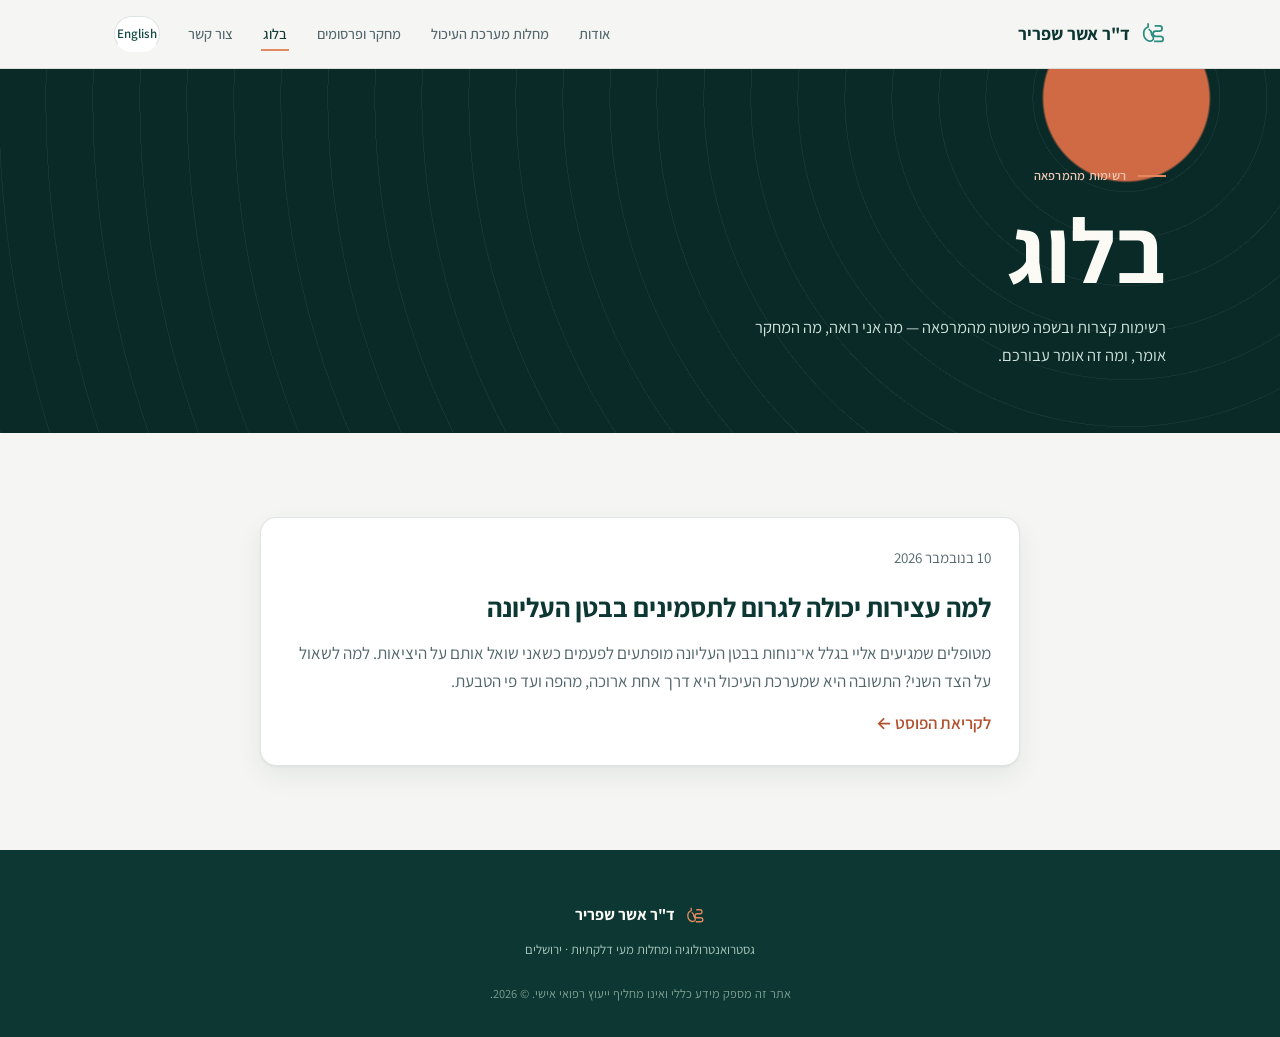
<file: he/blog.html>
<!DOCTYPE html>
<html lang="he" dir="rtl">
<head>
<meta charset="UTF-8">
<meta name="viewport" content="width=device-width, initial-scale=1.0">
<title>בלוג — ד&quot;ר אשר שפריר</title>
<meta name="description" content="רשימות קצרות ובשפה פשוטה מהמרפאה, מאת ד&quot;ר אשר שפריר, גסטרואנטרולוג בירושלים.">

<link rel="preconnect" href="https://fonts.googleapis.com">
<link rel="preconnect" href="https://fonts.gstatic.com" crossorigin>
<link href="https://fonts.googleapis.com/css2?family=Fraunces:ital,opsz,wght@0,9..144,400;0,9..144,500;0,9..144,600;1,9..144,500&family=Inter:wght@400;500;600;700&family=Assistant:wght@400;500;600;700&display=swap" rel="stylesheet">
<link rel="stylesheet" href="../assets/css/style.css">
</head>
<body>

<a class="skip-link" href="#main">דלג לתוכן</a>

<nav class="site-nav" id="siteNav">
  <div class="container">
    <a class="brand" href="index.html">
      <svg viewBox="0 0 24 24" fill="none" stroke="currentColor" stroke-width="1.6" aria-hidden="true">
        <path d="M7.5 2v3.5C4.5 6.5 3 9.5 3.5 13c.5 3.5 3.5 6 6.5 5.5 2.3-.4 3.2-2.6 1.8-4.2-.9-1-1.3-2-1.3-3.3 0-1.3-1-2.5-2.5-3.5M13.5 4.5h4.5a2.4 2.4 0 0 1 0 4.8h-3.5a2.4 2.4 0 0 0 0 4.8H19a2.4 2.4 0 0 1 0 4.8h-6"/>
      </svg>
      ד"ר אשר שפריר
    </a>
    <ul class="nav-links">
      <li><a href="index.html">אודות</a></li>
      <li><a href="gi-conditions.html">מחלות מערכת העיכול</a></li>
      <li><a href="academia.html">מחקר ופרסומים</a></li>
      <li><a href="blog.html" aria-current="page">בלוג</a></li>
      <li><a href="contact.html">צור קשר</a></li>
      <li><a class="lang-switch" href="../en/blog.html">English</a></li>
    </ul>
    <button class="nav-toggle" id="navToggle" aria-expanded="false" aria-controls="siteNav" aria-label="פתח תפריט">
      <svg width="24" height="24" viewBox="0 0 24 24" fill="none" stroke="currentColor" stroke-width="2"><path d="M3 6h18M3 12h18M3 18h18"/></svg>
    </button>
  </div>
</nav>

<main id="main">

  <header class="hero" style="padding-bottom:64px;">
    <div class="container" style="grid-template-columns:1fr;">
      <div>
        <p class="hero-eyebrow">רשימות מהמרפאה</p>
        <h1>בלוג</h1>
        <p class="hero-sub">רשימות קצרות ובשפה פשוטה מהמרפאה — מה אני רואה, מה המחקר אומר, ומה זה אומר עבורכם.</p>
      </div>
    </div>
  </header>

  <section id="posts">
    <div class="container">
      <div class="post-list">
        <a class="post-card" href="post-constipation-upper-stomach.html">
          <p class="post-meta">10 בנובמבר 2026</p>
          <h2>למה עצירות יכולה לגרום לתסמינים בבטן העליונה</h2>
          <p>מטופלים שמגיעים אליי בגלל אי־נוחות בבטן העליונה מופתעים לפעמים כשאני שואל אותם על היציאות. למה לשאול על הצד השני? התשובה היא שמערכת העיכול היא דרך אחת ארוכה, מהפה ועד פי הטבעת.</p>
          <span class="read-more">לקריאת הפוסט &larr;</span>
        </a>
      </div>
    </div>
  </section>

</main>

<footer>
  <div class="container">
    <div class="footer-mark">
      <svg viewBox="0 0 24 24" fill="none" stroke="currentColor" stroke-width="1.6" aria-hidden="true">
        <path d="M7.5 2v3.5C4.5 6.5 3 9.5 3.5 13c.5 3.5 3.5 6 6.5 5.5 2.3-.4 3.2-2.6 1.8-4.2-.9-1-1.3-2-1.3-3.3 0-1.3-1-2.5-2.5-3.5M13.5 4.5h4.5a2.4 2.4 0 0 1 0 4.8h-3.5a2.4 2.4 0 0 0 0 4.8H19a2.4 2.4 0 0 1 0 4.8h-6"/>
      </svg>
      ד"ר אשר שפריר
    </div>
    <p class="tagline">גסטרואנטרולוגיה ומחלות מעי דלקתיות &middot; ירושלים</p>
    <p class="fine">אתר זה מספק מידע כללי ואינו מחליף ייעוץ רפואי אישי. &copy; 2026.</p>
  </div>
</footer>

<script src="../assets/js/main.js"></script>
</body>
</html>
</file>
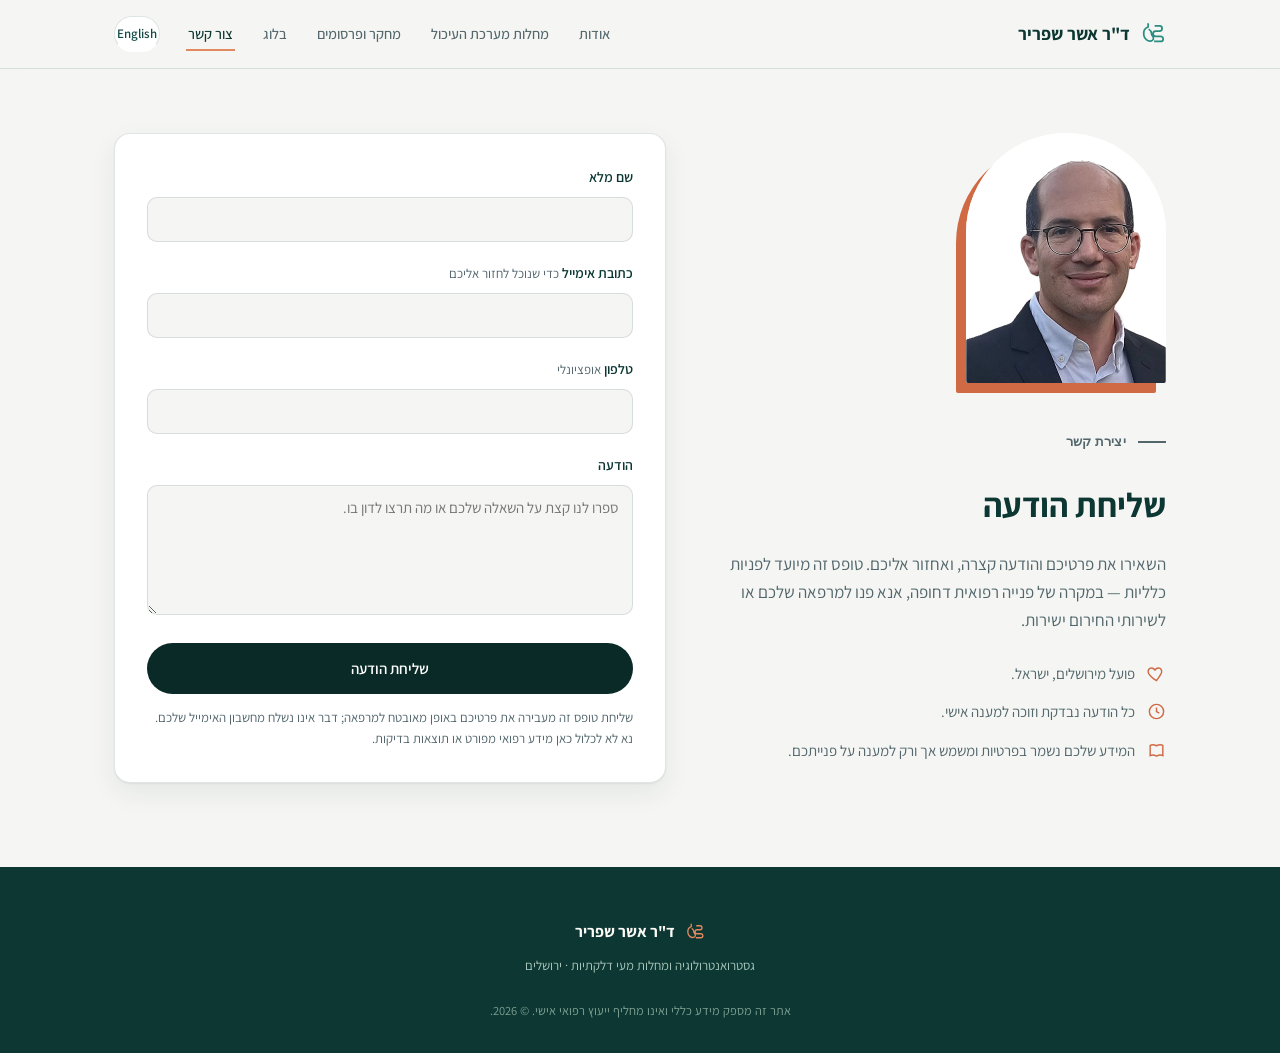
<file: he/contact.html>
<!DOCTYPE html>
<html lang="he" dir="rtl">
<head>
<meta charset="UTF-8">
<meta name="viewport" content="width=device-width, initial-scale=1.0">
<title>צור קשר — ד"ר אשר שפריר</title>
<meta name="description" content="יצירת קשר עם ד&quot;ר אשר שפריר, גסטרואנטרולוג בירושלים.">

<link rel="preconnect" href="https://fonts.googleapis.com">
<link rel="preconnect" href="https://fonts.gstatic.com" crossorigin>
<link href="https://fonts.googleapis.com/css2?family=Fraunces:ital,opsz,wght@0,9..144,400;0,9..144,500;0,9..144,600;1,9..144,500&family=Inter:wght@400;500;600;700&family=Assistant:wght@400;500;600;700&display=swap" rel="stylesheet">
<link rel="stylesheet" href="../assets/css/style.css">
</head>
<body>

<a class="skip-link" href="#main">דלג לתוכן</a>

<nav class="site-nav" id="siteNav">
  <div class="container">
    <a class="brand" href="index.html">
      <svg viewBox="0 0 24 24" fill="none" stroke="currentColor" stroke-width="1.6" aria-hidden="true">
        <path d="M7.5 2v3.5C4.5 6.5 3 9.5 3.5 13c.5 3.5 3.5 6 6.5 5.5 2.3-.4 3.2-2.6 1.8-4.2-.9-1-1.3-2-1.3-3.3 0-1.3-1-2.5-2.5-3.5M13.5 4.5h4.5a2.4 2.4 0 0 1 0 4.8h-3.5a2.4 2.4 0 0 0 0 4.8H19a2.4 2.4 0 0 1 0 4.8h-6"/>
      </svg>
      ד"ר אשר שפריר
    </a>
    <ul class="nav-links">
      <li><a href="index.html">אודות</a></li>
      <li><a href="gi-conditions.html">מחלות מערכת העיכול</a></li>
      <li><a href="academia.html">מחקר ופרסומים</a></li>
      <li><a href="blog.html">בלוג</a></li>
      <li><a href="contact.html" aria-current="page">צור קשר</a></li>
      <li><a class="lang-switch" href="../en/contact.html">English</a></li>
    </ul>
    <button class="nav-toggle" id="navToggle" aria-expanded="false" aria-controls="siteNav" aria-label="פתח תפריט">
      <svg width="24" height="24" viewBox="0 0 24 24" fill="none" stroke="currentColor" stroke-width="2"><path d="M3 6h18M3 12h18M3 18h18"/></svg>
    </button>
  </div>
</nav>

<main id="main">

  <section id="contact" style="padding-top:64px;">
    <div class="container contact-wrap">
      <div class="contact-copy">
        <figure class="contact-photo"><img src="../assets/images/headshot.jpg" alt="תמונת פורטרט של ד&quot;ר אשר שפריר" loading="lazy" width="800" height="1000"></figure>
        <p class="eyebrow">יצירת קשר</p>
        <h2>שליחת הודעה</h2>
        <p>השאירו את פרטיכם והודעה קצרה, ואחזור אליכם. טופס זה מיועד לפניות כלליות — במקרה של פנייה רפואית דחופה, אנא פנו למרפאה שלכם או לשירותי החירום ישירות.</p>
        <ul class="contact-list">
          <li>
            <svg viewBox="0 0 24 24" fill="none" stroke="currentColor" stroke-width="1.8"><path d="M12 21s-7.5-4.7-10-9.2C.6 8.4 2.3 5 5.6 5c1.9 0 3.3 1 4.4 2.6C11.1 6 12.5 5 14.4 5c3.3 0 5 3.4 3.6 6.8C15.5 16.3 12 21 12 21Z"/></svg>
            פועל מירושלים, ישראל.
          </li>
          <li>
            <svg viewBox="0 0 24 24" fill="none" stroke="currentColor" stroke-width="1.8"><circle cx="12" cy="12" r="9"/><path d="M12 7v5l3.5 2"/></svg>
            כל הודעה נבדקת וזוכה למענה אישי.
          </li>
          <li>
            <svg viewBox="0 0 24 24" fill="none" stroke="currentColor" stroke-width="1.8"><path d="M4 5.5C6 4.5 9 4.5 12 6c3-1.5 6-1.5 8-.5v13c-2-1-5-1-8 .5-3-1.5-6-1.5-8-.5v-13Z"/></svg>
            המידע שלכם נשמר בפרטיות ומשמש אך ורק למענה על פנייתכם.
          </li>
        </ul>
      </div>

      <form class="contact-form" id="contactForm" novalidate>
        <input class="hp-field" type="text" name="company" tabindex="-1" autocomplete="off" aria-hidden="true">

        <div class="field">
          <label for="name">שם מלא</label>
          <input type="text" id="name" name="name" autocomplete="name" required>
        </div>

        <div class="field">
          <label for="email">כתובת אימייל <span class="hint">כדי שנוכל לחזור אליכם</span></label>
          <input type="email" id="email" name="email" autocomplete="email" required>
        </div>

        <div class="field">
          <label for="phone">טלפון <span class="hint">אופציונלי</span></label>
          <input type="text" id="phone" name="phone" autocomplete="tel">
        </div>

        <div class="field">
          <label for="message">הודעה</label>
          <textarea id="message" name="message" placeholder="ספרו לנו קצת על השאלה שלכם או מה תרצו לדון בו." required></textarea>
        </div>

        <button type="submit" class="btn btn-solid" style="width:100%; justify-content:center;">
          שליחת הודעה
        </button>
        <div class="form-status" id="formStatus" role="status" aria-live="polite"></div>
        <p class="form-note">שליחת טופס זה מעבירה את פרטיכם באופן מאובטח למרפאה; דבר אינו נשלח מחשבון האימייל שלכם. נא לא לכלול כאן מידע רפואי מפורט או תוצאות בדיקות.</p>
      </form>
    </div>
  </section>

</main>

<footer>
  <div class="container">
    <div class="footer-mark">
      <svg viewBox="0 0 24 24" fill="none" stroke="currentColor" stroke-width="1.6" aria-hidden="true">
        <path d="M7.5 2v3.5C4.5 6.5 3 9.5 3.5 13c.5 3.5 3.5 6 6.5 5.5 2.3-.4 3.2-2.6 1.8-4.2-.9-1-1.3-2-1.3-3.3 0-1.3-1-2.5-2.5-3.5M13.5 4.5h4.5a2.4 2.4 0 0 1 0 4.8h-3.5a2.4 2.4 0 0 0 0 4.8H19a2.4 2.4 0 0 1 0 4.8h-6"/>
      </svg>
      ד"ר אשר שפריר
    </div>
    <p class="tagline">גסטרואנטרולוגיה ומחלות מעי דלקתיות &middot; ירושלים</p>
    <p class="fine">אתר זה מספק מידע כללי ואינו מחליף ייעוץ רפואי אישי. &copy; 2026.</p>
  </div>
</footer>

<script src="../assets/js/main.js"></script>
</body>
</html>
</file>
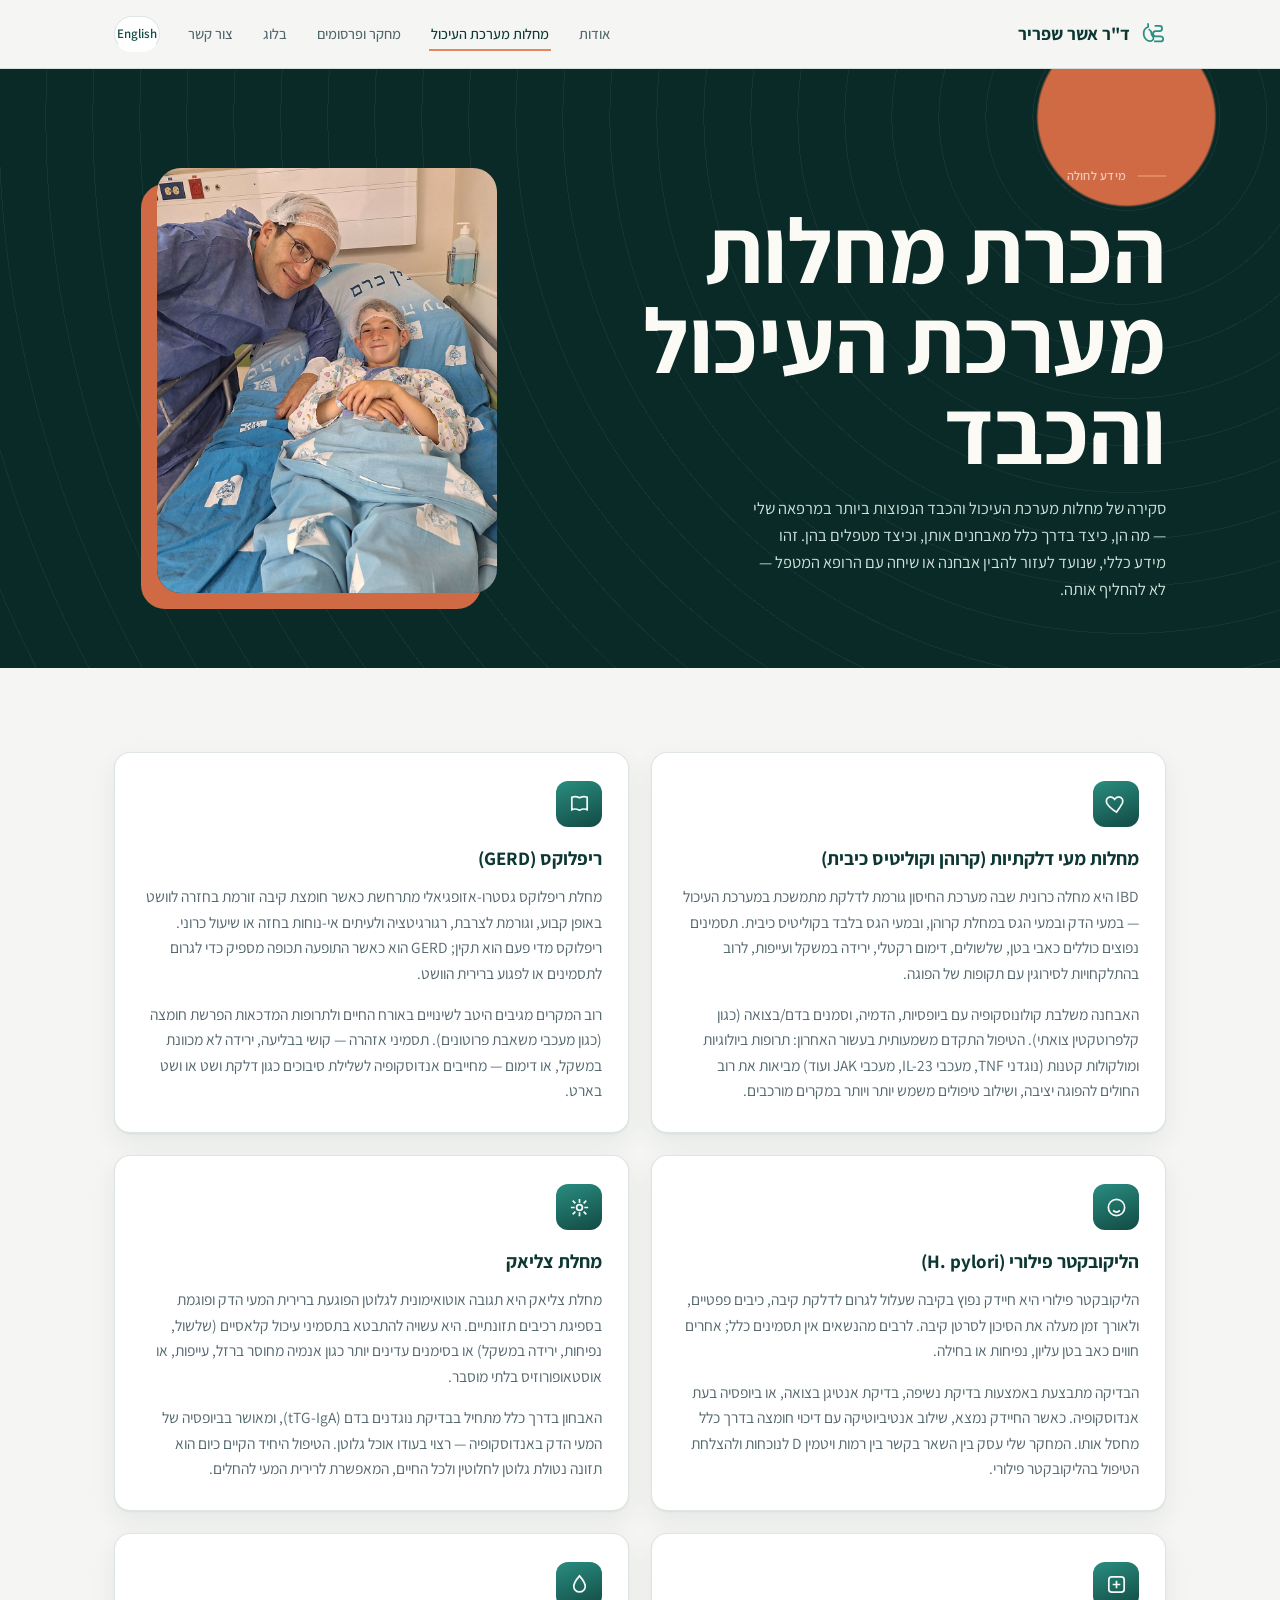
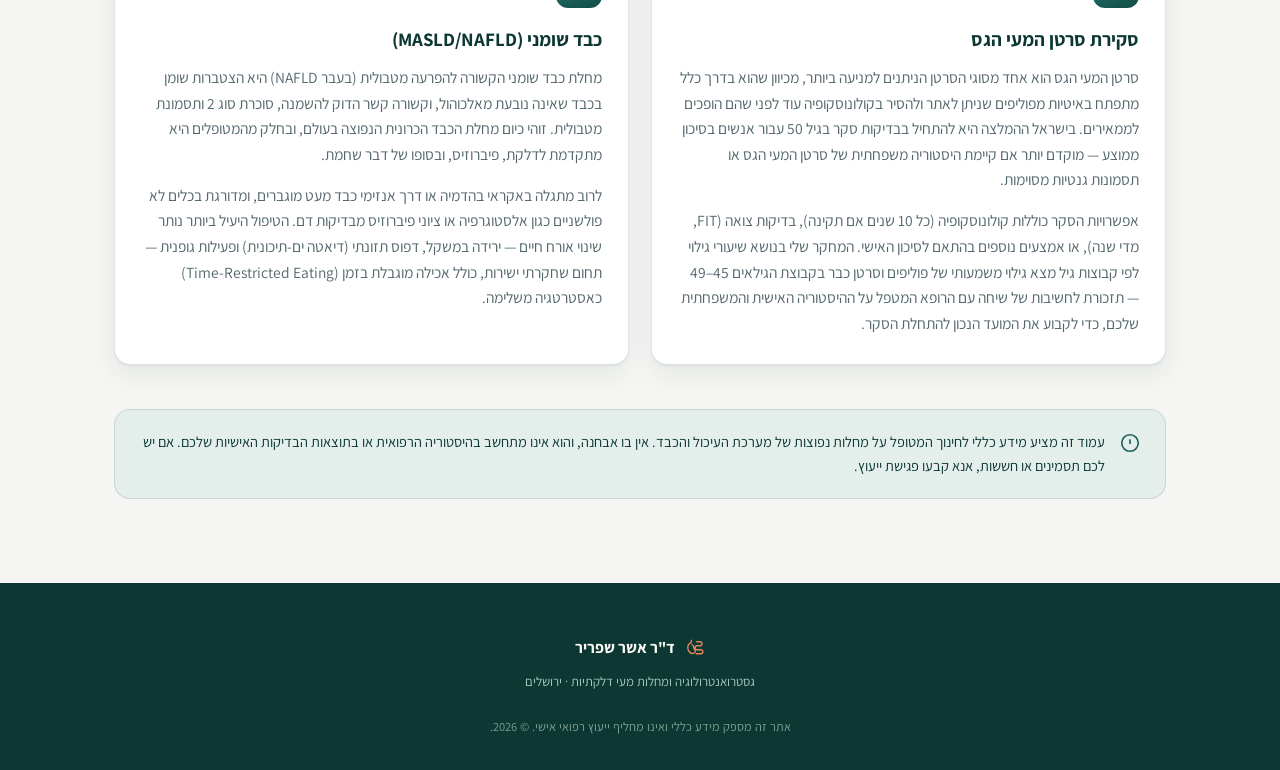
<file: he/gi-conditions.html>
<!DOCTYPE html>
<html lang="he" dir="rtl">
<head>
<meta charset="UTF-8">
<meta name="viewport" content="width=device-width, initial-scale=1.0">
<title>מחלות מערכת העיכול — ד"ר אשר שפריר</title>
<meta name="description" content="הסבר בשפה פשוטה על מחלות נפוצות של מערכת העיכול והכבד: IBD, ריפלוקס, צליאק, הליקובקטר פילורי, כבד שומני, וסקירת סרטן המעי הגס.">

<link rel="preconnect" href="https://fonts.googleapis.com">
<link rel="preconnect" href="https://fonts.gstatic.com" crossorigin>
<link href="https://fonts.googleapis.com/css2?family=Fraunces:ital,opsz,wght@0,9..144,400;0,9..144,500;0,9..144,600;1,9..144,500&family=Inter:wght@400;500;600;700&family=Assistant:wght@400;500;600;700&display=swap" rel="stylesheet">
<link rel="stylesheet" href="../assets/css/style.css">
</head>
<body>

<a class="skip-link" href="#main">דלג לתוכן</a>

<nav class="site-nav" id="siteNav">
  <div class="container">
    <a class="brand" href="index.html">
      <svg viewBox="0 0 24 24" fill="none" stroke="currentColor" stroke-width="1.6" aria-hidden="true">
        <path d="M7.5 2v3.5C4.5 6.5 3 9.5 3.5 13c.5 3.5 3.5 6 6.5 5.5 2.3-.4 3.2-2.6 1.8-4.2-.9-1-1.3-2-1.3-3.3 0-1.3-1-2.5-2.5-3.5M13.5 4.5h4.5a2.4 2.4 0 0 1 0 4.8h-3.5a2.4 2.4 0 0 0 0 4.8H19a2.4 2.4 0 0 1 0 4.8h-6"/>
      </svg>
      ד"ר אשר שפריר
    </a>
    <ul class="nav-links">
      <li><a href="index.html">אודות</a></li>
      <li><a href="gi-conditions.html" aria-current="page">מחלות מערכת העיכול</a></li>
      <li><a href="academia.html">מחקר ופרסומים</a></li>
      <li><a href="blog.html">בלוג</a></li>
      <li><a href="contact.html">צור קשר</a></li>
      <li><a class="lang-switch" href="../en/gi-conditions.html">English</a></li>
    </ul>
    <button class="nav-toggle" id="navToggle" aria-expanded="false" aria-controls="siteNav" aria-label="פתח תפריט">
      <svg width="24" height="24" viewBox="0 0 24 24" fill="none" stroke="currentColor" stroke-width="2"><path d="M3 6h18M3 12h18M3 18h18"/></svg>
    </button>
  </div>
</nav>

<main id="main">

  <header class="hero" style="padding-bottom:64px;">
    <div class="container">
      <div>
        <p class="hero-eyebrow">מידע לחולה</p>
        <h1>הכרת מחלות מערכת העיכול והכבד</h1>
        <p class="hero-sub">סקירה של מחלות מערכת העיכול והכבד הנפוצות ביותר במרפאה שלי — מה הן, כיצד בדרך כלל מאבחנים אותן, וכיצד מטפלים בהן. זהו מידע כללי, שנועד לעזור להבין אבחנה או שיחה עם הרופא המטפל — לא להחליף אותה.</p>
      </div>
      <div class="hero-photo-frame hero-photo-soft"><img src="../assets/images/care.jpg" alt="ד&quot;ר שפריר בבגדי ניתוח מחייך ליד ילד בחדר אשפוז" width="1000" height="1250"></div>
    </div>
  </header>

  <section id="conditions">
    <div class="container">
      <div class="cards">

        <div class="card">
          <div class="card-icon"><svg viewBox="0 0 24 24" fill="none" stroke="currentColor" stroke-width="1.8"><path d="M12 21s-7.5-4.7-10-9.2C.6 8.4 2.3 5 5.6 5c1.9 0 3.3 1 4.4 2.6C11.1 6 12.5 5 14.4 5c3.3 0 5 3.4 3.6 6.8C15.5 16.3 12 21 12 21Z"/></svg></div>
          <h3>מחלות מעי דלקתיות (קרוהן וקוליטיס כיבית)</h3>
          <p>IBD היא מחלה כרונית שבה מערכת החיסון גורמת לדלקת מתמשכת במערכת העיכול — במעי הדק ובמעי הגס במחלת קרוהן, ובמעי הגס בלבד בקוליטיס כיבית. תסמינים נפוצים כוללים כאבי בטן, שלשולים, דימום רקטלי, ירידה במשקל ועייפות, לרוב בהתלקחויות לסירוגין עם תקופות של הפוגה.</p>
          <p>האבחנה משלבת קולונוסקופיה עם ביופסיות, הדמיה, וסמנים בדם/בצואה (כגון קלפרוטקטין צואתי). הטיפול התקדם משמעותית בעשור האחרון: תרופות ביולוגיות ומולקולות קטנות (נוגדני TNF, מעכבי IL-23, מעכבי JAK ועוד) מביאות את רוב החולים להפוגה יציבה, ושילוב טיפולים משמש יותר ויותר במקרים מורכבים.</p>
        </div>

        <div class="card">
          <div class="card-icon"><svg viewBox="0 0 24 24" fill="none" stroke="currentColor" stroke-width="1.8"><path d="M4 5.5C6 4.5 9 4.5 12 6c3-1.5 6-1.5 8-.5v13c-2-1-5-1-8 .5-3-1.5-6-1.5-8-.5v-13Z"/></svg></div>
          <h3>ריפלוקס (GERD)</h3>
          <p>מחלת ריפלוקס גסטרו-אזופגיאלי מתרחשת כאשר חומצת קיבה זורמת בחזרה לוושט באופן קבוע, וגורמת לצרבת, רגורגיטציה ולעיתים אי-נוחות בחזה או שיעול כרוני. ריפלוקס מדי פעם הוא תקין; GERD הוא כאשר התופעה תכופה מספיק כדי לגרום לתסמינים או לפגוע ברירית הוושט.</p>
          <p>רוב המקרים מגיבים היטב לשינויים באורח החיים ולתרופות המדכאות הפרשת חומצה (כגון מעכבי משאבת פרוטונים). תסמיני אזהרה — קושי בבליעה, ירידה לא מכוונת במשקל, או דימום — מחייבים אנדוסקופיה לשלילת סיבוכים כגון דלקת ושט או ושט בארט.</p>
        </div>

        <div class="card">
          <div class="card-icon"><svg viewBox="0 0 24 24" fill="none" stroke="currentColor" stroke-width="1.8"><circle cx="12" cy="12" r="8.5"/><path d="M9 10h.01M15 10h.01M8.5 15c1 1.2 2.2 1.8 3.5 1.8s2.5-.6 3.5-1.8"/></svg></div>
          <h3>הליקובקטר פילורי (H. pylori)</h3>
          <p>הליקובקטר פילורי היא חיידק נפוץ בקיבה שעלול לגרום לדלקת קיבה, כיבים פפטיים, ולאורך זמן מעלה את הסיכון לסרטן קיבה. לרבים מהנשאים אין תסמינים כלל; אחרים חווים כאב בטן עליון, נפיחות או בחילה.</p>
          <p>הבדיקה מתבצעת באמצעות בדיקת נשיפה, בדיקת אנטיגן בצואה, או ביופסיה בעת אנדוסקופיה. כאשר החיידק נמצא, שילוב אנטיביוטיקה עם דיכוי חומצה בדרך כלל מחסל אותו. המחקר שלי עסק בין השאר בקשר בין רמות ויטמין D לנוכחות ולהצלחת הטיפול בהליקובקטר פילורי.</p>
        </div>

        <div class="card">
          <div class="card-icon"><svg viewBox="0 0 24 24" fill="none" stroke="currentColor" stroke-width="1.8"><path d="M12 3v4M12 17v4M4.9 4.9l2.8 2.8M16.3 16.3l2.8 2.8M3 12h4M17 12h4M4.9 19.1l2.8-2.8M16.3 7.7l2.8-2.8"/><circle cx="12" cy="12" r="3"/></svg></div>
          <h3>מחלת צליאק</h3>
          <p>מחלת צליאק היא תגובה אוטואימונית לגלוטן הפוגעת ברירית המעי הדק ופוגמת בספיגת רכיבים תזונתיים. היא עשויה להתבטא בתסמיני עיכול קלאסיים (שלשול, נפיחות, ירידה במשקל) או בסימנים עדינים יותר כגון אנמיה מחוסר ברזל, עייפות, או אוסטאופורוזיס בלתי מוסבר.</p>
          <p>האבחון בדרך כלל מתחיל בבדיקת נוגדנים בדם (tTG-IgA), ומאושר בביופסיה של המעי הדק באנדוסקופיה — רצוי בעודו אוכל גלוטן. הטיפול היחיד הקיים כיום הוא תזונה נטולת גלוטן לחלוטין ולכל החיים, המאפשרת לרירית המעי להחלים.</p>
        </div>

        <div class="card">
          <div class="card-icon"><svg viewBox="0 0 24 24" fill="none" stroke="currentColor" stroke-width="1.8"><rect x="4" y="4" width="16" height="16" rx="3"/><path d="M8 12h8M12 8v8"/></svg></div>
          <h3>סקירת סרטן המעי הגס</h3>
          <p>סרטן המעי הגס הוא אחד מסוגי הסרטן הניתנים למניעה ביותר, מכיוון שהוא בדרך כלל מתפתח באיטיות מפוליפים שניתן לאתר ולהסיר בקולונוסקופיה עוד לפני שהם הופכים לממאירים. בישראל ההמלצה היא להתחיל בבדיקות סקר בגיל 50 עבור אנשים בסיכון ממוצע — מוקדם יותר אם קיימת היסטוריה משפחתית של סרטן המעי הגס או תסמונות גנטיות מסוימות.</p>
          <p>אפשרויות הסקר כוללות קולונוסקופיה (כל 10 שנים אם תקינה), בדיקות צואה (FIT, מדי שנה), או אמצעים נוספים בהתאם לסיכון האישי. המחקר שלי בנושא שיעורי גילוי לפי קבוצות גיל מצא גילוי משמעותי של פוליפים וסרטן כבר בקבוצת הגילאים 45–49 — תזכורת לחשיבות של שיחה עם הרופא המטפל על ההיסטוריה האישית והמשפחתית שלכם, כדי לקבוע את המועד הנכון להתחלת הסקר.</p>
        </div>

        <div class="card">
          <div class="card-icon"><svg viewBox="0 0 24 24" fill="none" stroke="currentColor" stroke-width="1.8"><path d="M12 3c3 3.5 6 7.2 6 10.8A6 6 0 1 1 6 13.8C6 10.2 9 6.5 12 3Z"/></svg></div>
          <h3>כבד שומני (MASLD/NAFLD)</h3>
          <p>מחלת כבד שומני הקשורה להפרעה מטבולית (בעבר NAFLD) היא הצטברות שומן בכבד שאינה נובעת מאלכוהול, וקשורה קשר הדוק להשמנה, סוכרת סוג 2 ותסמונת מטבולית. זוהי כיום מחלת הכבד הכרונית הנפוצה בעולם, ובחלק מהמטופלים היא מתקדמת לדלקת, פיברוזיס, ובסופו של דבר שחמת.</p>
          <p>לרוב מתגלה באקראי בהדמיה או דרך אנזימי כבד מעט מוגברים, ומדורגת בכלים לא פולשניים כגון אלסטוגרפיה או ציוני פיברוזיס מבדיקות דם. הטיפול היעיל ביותר נותר שינוי אורח חיים — ירידה במשקל, דפוס תזונתי (דיאטה ים-תיכונית) ופעילות גופנית — תחום שחקרתי ישירות, כולל אכילה מוגבלת בזמן (Time-Restricted Eating) כאסטרטגיה משלימה.</p>
        </div>

      </div>

      <div class="disclaimer">
        <svg viewBox="0 0 24 24" fill="none" stroke="currentColor" stroke-width="1.8"><circle cx="12" cy="12" r="9"/><path d="M12 8v5M12 16h.01"/></svg>
        <p>עמוד זה מציע מידע כללי לחינוך המטופל על מחלות נפוצות של מערכת העיכול והכבד. אין בו אבחנה, והוא אינו מתחשב בהיסטוריה הרפואית או בתוצאות הבדיקות האישיות שלכם. אם יש לכם תסמינים או חששות, אנא קבעו פגישת ייעוץ.</p>
      </div>
    </div>
  </section>

</main>

<footer>
  <div class="container">
    <div class="footer-mark">
      <svg viewBox="0 0 24 24" fill="none" stroke="currentColor" stroke-width="1.6" aria-hidden="true">
        <path d="M7.5 2v3.5C4.5 6.5 3 9.5 3.5 13c.5 3.5 3.5 6 6.5 5.5 2.3-.4 3.2-2.6 1.8-4.2-.9-1-1.3-2-1.3-3.3 0-1.3-1-2.5-2.5-3.5M13.5 4.5h4.5a2.4 2.4 0 0 1 0 4.8h-3.5a2.4 2.4 0 0 0 0 4.8H19a2.4 2.4 0 0 1 0 4.8h-6"/>
      </svg>
      ד"ר אשר שפריר
    </div>
    <p class="tagline">גסטרואנטרולוגיה ומחלות מעי דלקתיות &middot; ירושלים</p>
    <p class="fine">אתר זה מספק מידע כללי ואינו מחליף ייעוץ רפואי אישי. &copy; 2026.</p>
  </div>
</footer>

<script src="../assets/js/main.js"></script>
</body>
</html>
</file>
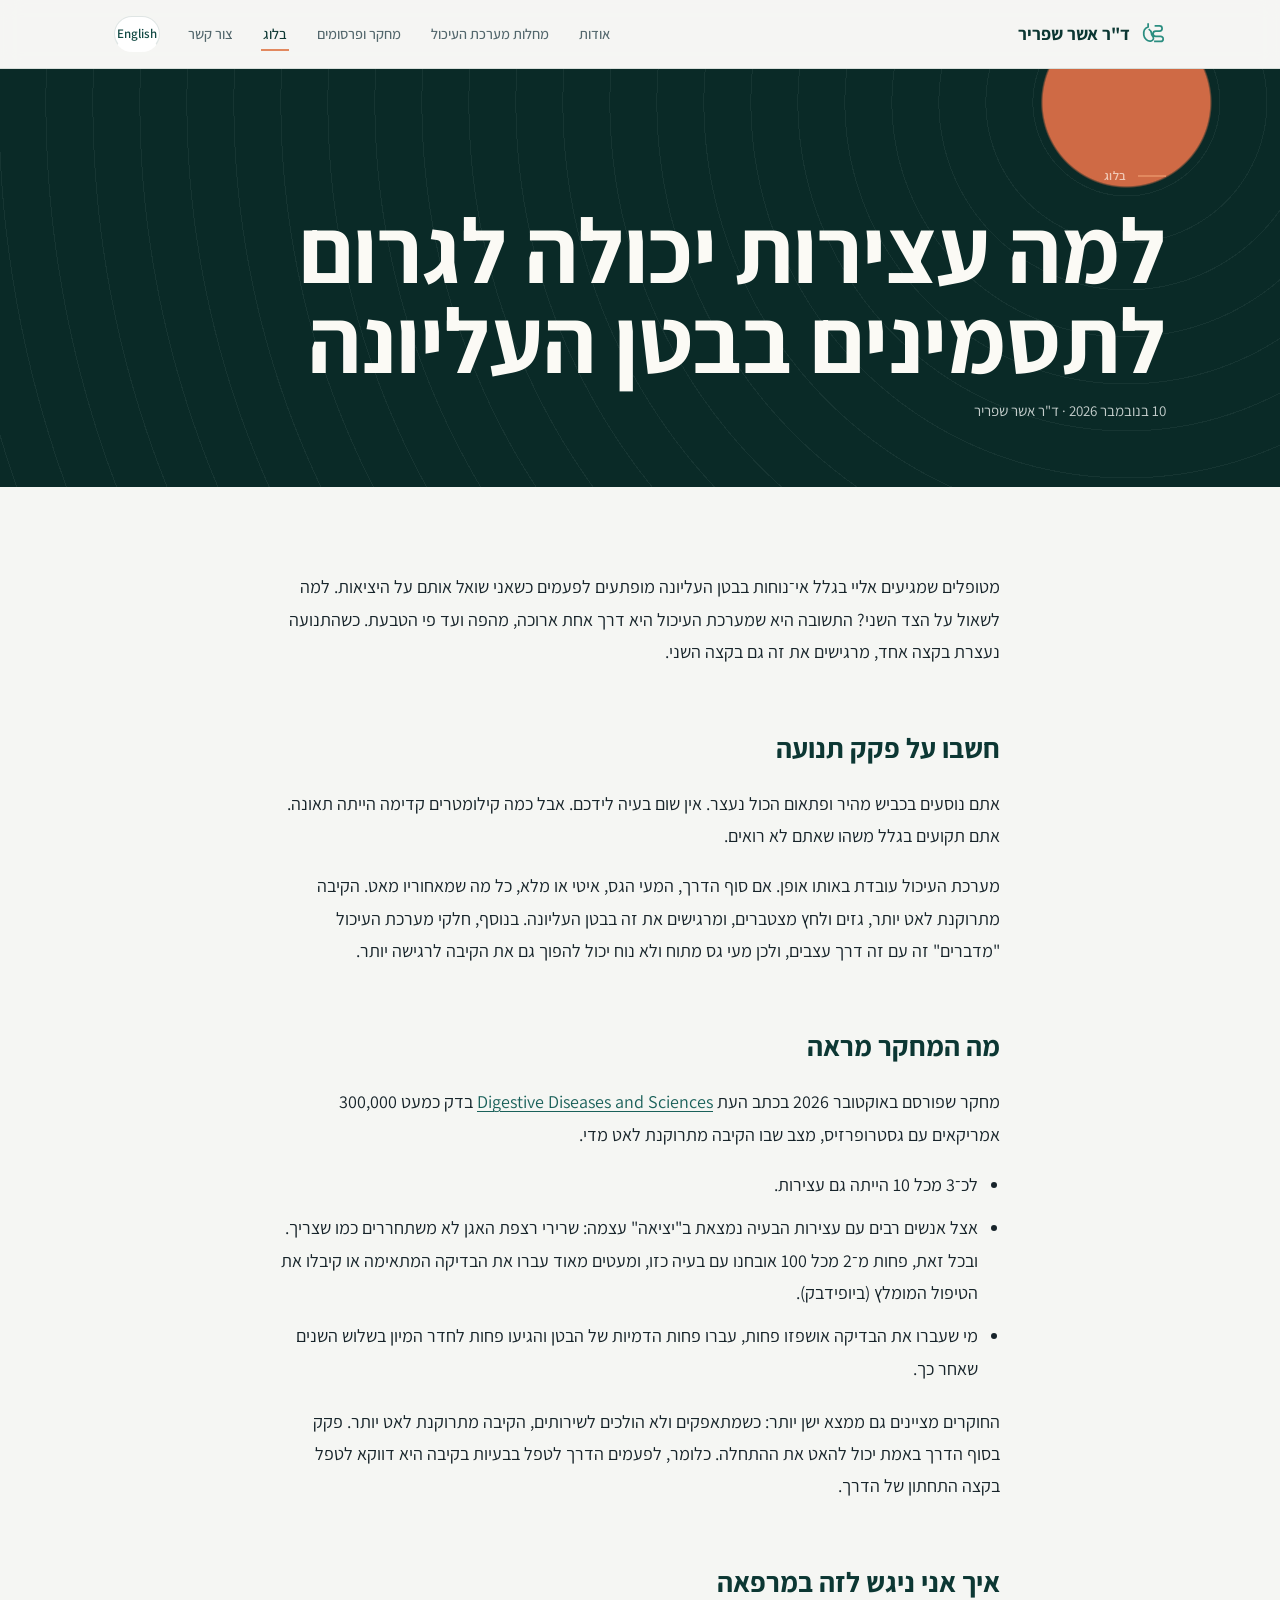
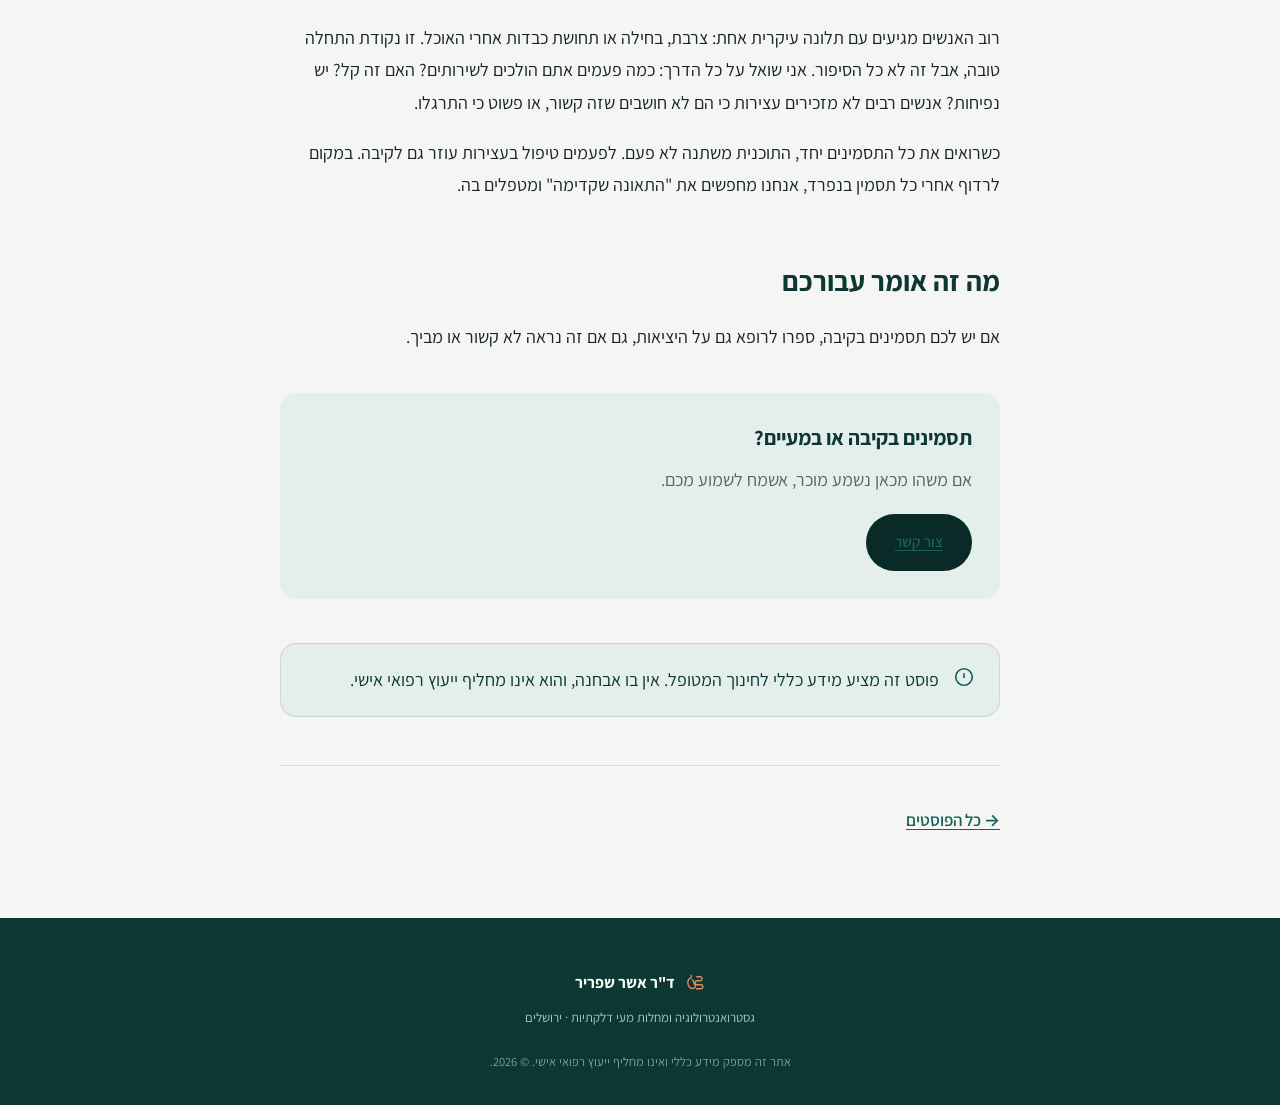
<file: he/post-constipation-upper-stomach.html>
<!DOCTYPE html>
<html lang="he" dir="rtl">
<head>
<meta charset="UTF-8">
<meta name="viewport" content="width=device-width, initial-scale=1.0">
<title>למה עצירות יכולה לגרום לתסמינים בבטן העליונה — ד&quot;ר אשר שפריר</title>
<meta name="description" content="למה אני שואל על יציאות כשמטופלים מגיעים עם אי־נוחות בבטן העליונה, ומה מראה מחקר חדש על גסטרופרזיס ועצירות.">

<link rel="preconnect" href="https://fonts.googleapis.com">
<link rel="preconnect" href="https://fonts.gstatic.com" crossorigin>
<link href="https://fonts.googleapis.com/css2?family=Fraunces:ital,opsz,wght@0,9..144,400;0,9..144,500;0,9..144,600;1,9..144,500&family=Inter:wght@400;500;600;700&family=Assistant:wght@400;500;600;700&display=swap" rel="stylesheet">
<link rel="stylesheet" href="../assets/css/style.css">
</head>
<body>

<a class="skip-link" href="#main">דלג לתוכן</a>

<nav class="site-nav" id="siteNav">
  <div class="container">
    <a class="brand" href="index.html">
      <svg viewBox="0 0 24 24" fill="none" stroke="currentColor" stroke-width="1.6" aria-hidden="true">
        <path d="M7.5 2v3.5C4.5 6.5 3 9.5 3.5 13c.5 3.5 3.5 6 6.5 5.5 2.3-.4 3.2-2.6 1.8-4.2-.9-1-1.3-2-1.3-3.3 0-1.3-1-2.5-2.5-3.5M13.5 4.5h4.5a2.4 2.4 0 0 1 0 4.8h-3.5a2.4 2.4 0 0 0 0 4.8H19a2.4 2.4 0 0 1 0 4.8h-6"/>
      </svg>
      ד"ר אשר שפריר
    </a>
    <ul class="nav-links">
      <li><a href="index.html">אודות</a></li>
      <li><a href="gi-conditions.html">מחלות מערכת העיכול</a></li>
      <li><a href="academia.html">מחקר ופרסומים</a></li>
      <li><a href="blog.html" aria-current="page">בלוג</a></li>
      <li><a href="contact.html">צור קשר</a></li>
      <li><a class="lang-switch" href="../en/post-constipation-upper-stomach.html">English</a></li>
    </ul>
    <button class="nav-toggle" id="navToggle" aria-expanded="false" aria-controls="siteNav" aria-label="פתח תפריט">
      <svg width="24" height="24" viewBox="0 0 24 24" fill="none" stroke="currentColor" stroke-width="2"><path d="M3 6h18M3 12h18M3 18h18"/></svg>
    </button>
  </div>
</nav>

<main id="main">

  <header class="hero" style="padding-bottom:64px;">
    <div class="container" style="grid-template-columns:1fr;">
      <div>
        <p class="hero-eyebrow">בלוג</p>
        <h1>למה עצירות יכולה לגרום לתסמינים בבטן העליונה</h1>
        <p class="post-meta">10 בנובמבר 2026 &middot; ד&quot;ר אשר שפריר</p>
      </div>
    </div>
  </header>

  <section id="post">
    <div class="container">
      <article class="post-wrap post-body">
        <p>מטופלים שמגיעים אליי בגלל אי־נוחות בבטן העליונה מופתעים לפעמים כשאני שואל אותם על היציאות. למה לשאול על הצד השני? התשובה היא שמערכת העיכול היא דרך אחת ארוכה, מהפה ועד פי הטבעת. כשהתנועה נעצרת בקצה אחד, מרגישים את זה גם בקצה השני.</p>
        <h2>חשבו על פקק תנועה</h2>
        <p>אתם נוסעים בכביש מהיר ופתאום הכול נעצר. אין שום בעיה לידכם. אבל כמה קילומטרים קדימה הייתה תאונה. אתם תקועים בגלל משהו שאתם לא רואים.</p>
        <p>מערכת העיכול עובדת באותו אופן. אם סוף הדרך, המעי הגס, איטי או מלא, כל מה שמאחוריו מאט. הקיבה מתרוקנת לאט יותר, גזים ולחץ מצטברים, ומרגישים את זה בבטן העליונה. בנוסף, חלקי מערכת העיכול "מדברים" זה עם זה דרך עצבים, ולכן מעי גס מתוח ולא נוח יכול להפוך גם את הקיבה לרגישה יותר.</p>
        <h2>מה המחקר מראה</h2>
        <p>מחקר שפורסם באוקטובר 2026 בכתב העת <a href="https://link.springer.com/article/10.1007/s10620-026-10235-x" target="_blank" rel="noopener">Digestive Diseases and Sciences</a> בדק כמעט 300,000 אמריקאים עם גסטרופרזיס, מצב שבו הקיבה מתרוקנת לאט מדי.</p>
        <ul>
          <li>לכ־3 מכל 10 הייתה גם עצירות.</li>
          <li>אצל אנשים רבים עם עצירות הבעיה נמצאת ב"יציאה" עצמה: שרירי רצפת האגן לא משתחררים כמו שצריך. ובכל זאת, פחות מ־2 מכל 100 אובחנו עם בעיה כזו, ומעטים מאוד עברו את הבדיקה המתאימה או קיבלו את הטיפול המומלץ (ביופידבק).</li>
          <li>מי שעברו את הבדיקה אושפזו פחות, עברו פחות הדמיות של הבטן והגיעו פחות לחדר המיון בשלוש השנים שאחר כך.</li>
        </ul>
        <p>החוקרים מציינים גם ממצא ישן יותר: כשמתאפקים ולא הולכים לשירותים, הקיבה מתרוקנת לאט יותר. פקק בסוף הדרך באמת יכול להאט את ההתחלה. כלומר, לפעמים הדרך לטפל בבעיות בקיבה היא דווקא לטפל בקצה התחתון של הדרך.</p>
        <h2>איך אני ניגש לזה במרפאה</h2>
        <p>רוב האנשים מגיעים עם תלונה עיקרית אחת: צרבת, בחילה או תחושת כבדות אחרי האוכל. זו נקודת התחלה טובה, אבל זה לא כל הסיפור. אני שואל על כל הדרך: כמה פעמים אתם הולכים לשירותים? האם זה קל? יש נפיחות? אנשים רבים לא מזכירים עצירות כי הם לא חושבים שזה קשור, או פשוט כי התרגלו.</p>
        <p>כשרואים את כל התסמינים יחד, התוכנית משתנה לא פעם. לפעמים טיפול בעצירות עוזר גם לקיבה. במקום לרדוף אחרי כל תסמין בנפרד, אנחנו מחפשים את "התאונה שקדימה" ומטפלים בה.</p>
        <h2>מה זה אומר עבורכם</h2>
        <p>אם יש לכם תסמינים בקיבה, ספרו לרופא גם על היציאות, גם אם זה נראה לא קשור או מביך.</p>

        <div class="post-cta">
          <h3>תסמינים בקיבה או במעיים?</h3>
          <p>אם משהו מכאן נשמע מוכר, אשמח לשמוע מכם.</p>
          <a class="btn btn-solid" href="contact.html">צור קשר</a>
        </div>

        <div class="disclaimer">
          <svg viewBox="0 0 24 24" fill="none" stroke="currentColor" stroke-width="1.8"><circle cx="12" cy="12" r="9"/><path d="M12 8v5M12 16h.01"/></svg>
          <p>פוסט זה מציע מידע כללי לחינוך המטופל. אין בו אבחנה, והוא אינו מחליף ייעוץ רפואי אישי.</p>
        </div>

        <div class="post-footer"><a class="back-link" href="blog.html">&rarr; כל הפוסטים</a></div>
      </article>
    </div>
  </section>

</main>

<footer>
  <div class="container">
    <div class="footer-mark">
      <svg viewBox="0 0 24 24" fill="none" stroke="currentColor" stroke-width="1.6" aria-hidden="true">
        <path d="M7.5 2v3.5C4.5 6.5 3 9.5 3.5 13c.5 3.5 3.5 6 6.5 5.5 2.3-.4 3.2-2.6 1.8-4.2-.9-1-1.3-2-1.3-3.3 0-1.3-1-2.5-2.5-3.5M13.5 4.5h4.5a2.4 2.4 0 0 1 0 4.8h-3.5a2.4 2.4 0 0 0 0 4.8H19a2.4 2.4 0 0 1 0 4.8h-6"/>
      </svg>
      ד"ר אשר שפריר
    </div>
    <p class="tagline">גסטרואנטרולוגיה ומחלות מעי דלקתיות &middot; ירושלים</p>
    <p class="fine">אתר זה מספק מידע כללי ואינו מחליף ייעוץ רפואי אישי. &copy; 2026.</p>
  </div>
</footer>

<script src="../assets/js/main.js"></script>
</body>
</html>
</file>
<file: assets/css/style.css>
/* Dr. Asher Shafrir — shared stylesheet (bilingual, RTL-aware via logical properties) */

:root {
  --bg: #f5f6f3;
  --bg-deep: #ecefe9;
  --paper: #ffffff;
  --ink: #17242a;
  --ink-soft: #52666c;
  --teal-900: #0c3733;
  --teal-800: #124a44;
  --teal-700: #1a615a;
  --teal-500: #2a8d80;
  --teal-tint: #e4efec;
  --coral: #cf6a45;
  --coral-soft: #e2895f;
  --gold: #b6913f;
  --line: rgba(12, 55, 51, 0.13);
  --card-bg: #ffffff;
  --shadow: 0 1px 2px rgba(12, 40, 37, 0.06), 0 10px 26px rgba(12, 40, 37, 0.07);
  --radius: 16px;
  --focus: #2f6fb3;
  color-scheme: light;
}

* { box-sizing: border-box; }
html { scroll-behavior: smooth; }

@media (prefers-reduced-motion: reduce) {
  html { scroll-behavior: auto; }
  * { animation-duration: 0.001ms !important; animation-iteration-count: 1 !important; transition-duration: 0.001ms !important; }
}

body {
  margin: 0;
  background: var(--bg);
  color: var(--ink);
  font-family: 'Inter', -apple-system, BlinkMacSystemFont, 'Segoe UI', Roboto, sans-serif;
  font-size: 17px;
  line-height: 1.65;
  -webkit-font-smoothing: antialiased;
}

html[dir="rtl"] body { font-family: 'Assistant', 'Inter', -apple-system, sans-serif; }

h1, h2, h3, .display {
  font-family: 'Fraunces', Georgia, 'Times New Roman', serif;
  font-weight: 500;
  letter-spacing: -0.01em;
  color: var(--teal-900);
  margin: 0;
}
html[dir="rtl"] h1, html[dir="rtl"] h2, html[dir="rtl"] h3, html[dir="rtl"] .display {
  font-family: 'Assistant', 'Fraunces', serif;
  font-weight: 700;
  letter-spacing: normal;
}

a { color: inherit; }
img, svg { display: block; max-width: 100%; }
p { margin: 0 0 1em; }
p:last-child { margin-bottom: 0; }

:focus-visible {
  outline: 3px solid var(--focus);
  outline-offset: 3px;
  border-radius: 4px;
}

.container {
  max-width: 1100px;
  margin: 0 auto;
  padding: 0 24px;
}

.eyebrow {
  font-family: 'Inter', sans-serif;
  font-size: 12.5px;
  font-weight: 600;
  letter-spacing: 0.14em;
  text-transform: uppercase;
  color: var(--gold);
}
html[dir="rtl"] .eyebrow { letter-spacing: 0.02em; }

/* ---------- Skip link ---------- */
.skip-link {
  position: absolute;
  inset-inline-start: 16px;
  top: -60px;
  background: var(--teal-900);
  color: #fff;
  padding: 12px 18px;
  border-radius: 8px;
  z-index: 100;
  transition: top 0.2s ease;
  font-weight: 600;
  text-decoration: none;
}
.skip-link:focus { top: 16px; }

/* ---------- Nav ---------- */
.site-nav {
  position: sticky;
  top: 0;
  z-index: 40;
  background: rgba(245, 246, 243, 0.9);
  backdrop-filter: saturate(160%) blur(10px);
  -webkit-backdrop-filter: saturate(160%) blur(10px);
  border-bottom: 1px solid var(--line);
}
.site-nav .container {
  display: flex;
  align-items: center;
  justify-content: space-between;
  height: 68px;
  gap: 16px;
}
.brand {
  display: flex;
  align-items: center;
  gap: 10px;
  text-decoration: none;
  font-family: 'Fraunces', serif;
  font-weight: 600;
  font-size: 18px;
  color: var(--teal-900);
  white-space: nowrap;
}
html[dir="rtl"] .brand { font-family: 'Assistant', serif; font-weight: 700; }
.brand svg { width: 26px; height: 26px; color: var(--teal-500); flex-shrink: 0; }

.nav-links {
  display: flex;
  align-items: center;
  gap: 26px;
  list-style: none;
  margin: 0;
  padding: 0;
  font-size: 14.5px;
  font-weight: 500;
}
.nav-links a {
  text-decoration: none;
  color: var(--ink-soft);
  padding: 6px 2px;
  border-bottom: 2px solid transparent;
  transition: color 0.15s ease, border-color 0.15s ease;
}
.nav-links a:hover, .nav-links a[aria-current="page"] { color: var(--teal-900); border-color: var(--coral-soft); }

.lang-switch {
  display: inline-flex;
  align-items: center;
  gap: 6px;
  padding: 7px 14px;
  border-radius: 999px;
  border: 1px solid var(--line);
  background: var(--paper);
  font-weight: 600;
  font-size: 13px;
  text-decoration: none;
  color: var(--teal-800) !important;
}
.lang-switch:hover { background: var(--teal-tint); }

.nav-toggle { display: none; }

@media (max-width: 820px) {
  .nav-links { display: none; }
  .nav-toggle {
    display: inline-flex;
    align-items: center;
    justify-content: center;
    width: 44px; height: 44px;
    background: none; border: none; cursor: pointer;
    color: var(--teal-900);
  }
  .site-nav.open .nav-links {
    display: flex;
    flex-direction: column;
    align-items: flex-start;
    position: absolute;
    top: 68px; inset-inline: 0;
    background: var(--paper);
    padding: 16px 24px 24px;
    border-bottom: 1px solid var(--line);
    gap: 4px;
  }
  .site-nav.open .nav-links a, .site-nav.open .nav-links .lang-switch { padding: 12px 4px; }
}

/* ---------- Hero ---------- */
.hero {
  position: relative;
  overflow: hidden;
  background: linear-gradient(160deg, var(--teal-900) 0%, var(--teal-800) 55%, var(--teal-700) 100%);
  color: #f4f8f6;
  padding: 72px 0 88px;
}
.hero .container {
  position: relative;
  z-index: 1;
  display: grid;
  grid-template-columns: 1.15fr 0.85fr;
  gap: 48px;
  align-items: center;
}
@media (max-width: 860px) {
  .hero .container { grid-template-columns: 1fr; text-align: center; }
  .hero-photo { order: -1; margin: 0 auto; }
}
.hero-eyebrow {
  font-size: 12.5px;
  font-weight: 600;
  letter-spacing: 0.18em;
  text-transform: uppercase;
  color: #bfe0d6;
  margin-bottom: 18px;
}
html[dir="rtl"] .hero-eyebrow { letter-spacing: 0.02em; }
.hero h1 {
  color: #fbfaf5;
  font-size: clamp(34px, 5vw, 54px);
  line-height: 1.1;
  font-weight: 500;
}
html[dir="rtl"] .hero h1 { font-weight: 700; }
.hero-role {
  margin-top: 14px;
  font-size: 18px;
  color: #d7ece5;
  font-family: 'Fraunces', serif;
  font-style: italic;
  line-height: 1.6;
}
html[dir="rtl"] .hero-role { font-family: 'Assistant', serif; font-style: normal; font-weight: 600; }
.hero-sub {
  margin-top: 20px;
  max-width: 52ch;
  font-size: 16.5px;
  color: #cfe3dc;
}
@media (max-width: 860px) { .hero-sub { margin-inline: auto; } }
.hero-actions {
  margin-top: 32px;
  display: flex;
  gap: 14px;
  flex-wrap: wrap;
}
@media (max-width: 860px) { .hero-actions { justify-content: center; } }

.hero-photo-frame {
  width: 100%;
  max-width: 320px;
  aspect-ratio: 4 / 5;
  border-radius: 20px;
  overflow: hidden;
  border: 1px solid rgba(255,255,255,0.18);
  box-shadow: 0 20px 50px rgba(4, 20, 18, 0.35);
  background: rgba(255,255,255,0.06);
}
.hero-photo-frame img { width: 100%; height: 100%; object-fit: cover; }
.photo-placeholder {
  width: 100%; height: 100%;
  display: flex; align-items: center; justify-content: center;
  color: #bfe0d6;
  font-size: 13px;
  text-align: center;
  padding: 20px;
}

.btn {
  display: inline-flex;
  align-items: center;
  gap: 8px;
  padding: 13px 24px;
  border-radius: 999px;
  font-weight: 600;
  font-size: 15px;
  text-decoration: none;
  border: 1px solid transparent;
  cursor: pointer;
  transition: transform 0.15s ease, background 0.15s ease, box-shadow 0.15s ease;
  font-family: 'Inter', sans-serif;
}
html[dir="rtl"] .btn { font-family: 'Assistant', 'Inter', sans-serif; }
.btn:hover { transform: translateY(-1px); }
.btn-primary {
  background: #fbfaf5;
  color: var(--teal-900);
  box-shadow: 0 8px 20px rgba(0,0,0,0.18);
}
.btn-primary:hover { background: #fff; }
.btn-ghost {
  background: rgba(255, 255, 255, 0.08);
  color: #fbfaf5;
  border-color: rgba(251, 250, 245, 0.5);
}
.btn-ghost:hover { background: rgba(255, 255, 255, 0.16); }
.btn-solid {
  background: var(--coral);
  color: #fff9f5;
}
.btn-solid:hover { background: var(--coral-soft); }

/* ---------- Sections ---------- */
section { padding: 84px 0; }
.section-head { max-width: 760px; margin: 0 auto 48px; }
.section-head.center { text-align: center; }
.section-head h2 { font-size: clamp(26px, 4vw, 36px); margin-top: 12px; }
.section-head p { color: var(--ink-soft); margin-top: 14px; font-size: 17px; }

.lede {
  max-width: 760px;
  font-size: 18px;
  line-height: 1.75;
  color: var(--ink-soft);
}
.lede strong { color: var(--teal-900); font-weight: 600; }

/* ---------- Timeline (About page) ---------- */
.timeline {
  display: flex;
  flex-direction: column;
  gap: 0;
  margin-top: 40px;
  border-inline-start: 2px solid var(--line);
  padding-inline-start: 28px;
}
html[dir="rtl"] .timeline { border-inline-start: none; border-inline-end: 2px solid var(--line); padding-inline-start: 0; padding-inline-end: 28px; }
.timeline-item { position: relative; padding-bottom: 30px; }
.timeline-item:last-child { padding-bottom: 0; }
.timeline-item::before {
  content: "";
  position: absolute;
  inset-inline-start: -34px;
  top: 4px;
  width: 11px; height: 11px;
  border-radius: 50%;
  background: var(--teal-500);
  border: 3px solid var(--bg);
  box-shadow: 0 0 0 2px var(--teal-500);
}
html[dir="rtl"] .timeline-item::before { inset-inline-start: auto; inset-inline-end: -34px; }
.timeline-item .when { font-size: 13px; font-weight: 600; color: var(--teal-700); letter-spacing: 0.04em; }
.timeline-item h3 { font-size: 18px; margin-top: 4px; }
.timeline-item p { color: var(--ink-soft); margin-top: 6px; font-size: 15.5px; }

/* Two-column info grid (teaching / mentoring / honors) */
.info-grid {
  display: grid;
  grid-template-columns: repeat(2, 1fr);
  gap: 24px;
  margin-top: 20px;
}
@media (max-width: 700px) { .info-grid { grid-template-columns: 1fr; } }
.info-card {
  background: var(--card-bg);
  border: 1px solid var(--line);
  border-radius: var(--radius);
  padding: 26px;
  box-shadow: var(--shadow);
}
.info-card h3 { font-size: 17px; margin-bottom: 10px; }
.info-card ul { margin: 0; padding: 0; list-style: none; }
.info-card li {
  position: relative;
  padding-inline-start: 20px;
  margin-bottom: 10px;
  color: var(--ink-soft);
  font-size: 15px;
}
html[dir="rtl"] .info-card li { padding-inline-start: 0; padding-inline-end: 20px; }
.info-card li::before {
  content: "\2022";
  position: absolute;
  inset-inline-start: 0;
  color: var(--coral);
}
html[dir="rtl"] .info-card li::before { inset-inline-start: auto; inset-inline-end: 0; }

/* ---------- Cards grid (GI conditions) ---------- */
.cards {
  display: grid;
  grid-template-columns: repeat(2, 1fr);
  gap: 22px;
}
@media (max-width: 760px) { .cards { grid-template-columns: 1fr; } }
.card {
  background: var(--card-bg);
  border: 1px solid var(--line);
  border-radius: var(--radius);
  padding: 28px 26px;
  box-shadow: var(--shadow);
}
.card-icon {
  width: 46px; height: 46px;
  border-radius: 12px;
  background: linear-gradient(160deg, var(--teal-500), var(--teal-800));
  display: flex; align-items: center; justify-content: center;
  margin-bottom: 16px;
}
.card-icon svg { width: 23px; height: 23px; color: #f4f8f6; }
.card h3 { font-size: 19px; margin-bottom: 10px; }
.card p { color: var(--ink-soft); font-size: 15.5px; }
.card p + p { margin-top: 10px; }

.disclaimer {
  margin-top: 44px;
  background: var(--teal-tint);
  border: 1px solid var(--line);
  border-radius: var(--radius);
  padding: 20px 24px;
  font-size: 14.5px;
  color: var(--teal-900);
  display: flex;
  gap: 14px;
  align-items: flex-start;
}
.disclaimer svg { width: 22px; height: 22px; flex-shrink: 0; color: var(--teal-700); margin-top: 2px; }

/* ---------- Academia / publications ---------- */
.pub-toolbar {
  display: flex;
  align-items: center;
  gap: 10px;
  flex-wrap: wrap;
  margin-bottom: 32px;
  font-size: 14px;
  color: var(--ink-soft);
}
.pub-badge {
  display: inline-flex;
  align-items: center;
  gap: 6px;
  padding: 4px 11px;
  border-radius: 999px;
  font-size: 12px;
  font-weight: 700;
  letter-spacing: 0.03em;
  background: var(--coral);
  color: #fff9f5;
}
.pub-list { display: flex; flex-direction: column; gap: 18px; }
.pub-card {
  background: var(--card-bg);
  border: 1px solid var(--line);
  border-radius: var(--radius);
  padding: 24px 26px;
  box-shadow: var(--shadow);
  border-inline-start: 4px solid transparent;
}
.pub-card.gi { border-inline-start-color: var(--coral); background: linear-gradient(180deg, #fffaf6, var(--card-bg) 70px); }
.pub-card-top {
  display: flex;
  justify-content: space-between;
  align-items: flex-start;
  gap: 16px;
  flex-wrap: wrap;
}
.pub-title { font-family: 'Fraunces', serif; font-weight: 600; font-size: 17px; color: var(--teal-900); line-height: 1.4; }
html[dir="rtl"] .pub-title { font-family: 'Assistant', serif; }
.pub-meta { font-size: 13.5px; color: var(--ink-soft); margin-top: 6px; }
.pub-summary { margin-top: 12px; color: var(--ink-soft); font-size: 15px; }
.pub-link {
  display: inline-flex;
  align-items: center;
  gap: 6px;
  margin-top: 12px;
  font-size: 13.5px;
  font-weight: 600;
  color: var(--teal-700);
  text-decoration: none;
  border-bottom: 1px solid transparent;
}
.pub-link:hover { border-color: var(--teal-700); }
.pub-link svg { width: 14px; height: 14px; }

/* ---------- Contact ---------- */
.contact-wrap {
  display: grid;
  grid-template-columns: 0.9fr 1.1fr;
  gap: 48px;
  align-items: start;
}
@media (max-width: 860px) { .contact-wrap { grid-template-columns: 1fr; gap: 40px; } }
.contact-copy h2 { font-size: clamp(26px, 4vw, 34px); margin-top: 12px; }
.contact-copy p { color: var(--ink-soft); margin-top: 16px; }
.contact-list { list-style: none; padding: 0; margin: 28px 0 0; display: flex; flex-direction: column; gap: 14px; }
.contact-list li { display: flex; gap: 12px; align-items: flex-start; font-size: 15px; color: var(--ink-soft); }
.contact-list svg { width: 19px; height: 19px; flex-shrink: 0; margin-top: 2px; color: var(--coral); }

form.contact-form {
  background: var(--card-bg);
  border: 1px solid var(--line);
  border-radius: var(--radius);
  padding: 32px;
  box-shadow: var(--shadow);
}
.field { margin-bottom: 20px; }
.field label { display: block; font-weight: 600; font-size: 14px; color: var(--teal-900); margin-bottom: 8px; }
.field .hint { font-weight: 400; color: var(--ink-soft); font-size: 13px; }
.field input, .field textarea {
  width: 100%;
  padding: 12px 14px;
  border-radius: 10px;
  border: 1px solid var(--line);
  background: var(--bg);
  font-family: inherit;
  font-size: 15px;
  color: var(--ink);
  transition: border-color 0.15s ease, box-shadow 0.15s ease;
}
.field input:focus, .field textarea:focus {
  outline: none;
  border-color: var(--focus);
  box-shadow: 0 0 0 3px rgba(47, 111, 179, 0.18);
}
.field textarea { min-height: 130px; resize: vertical; }
.hp-field { position: absolute; inset-inline-start: -9999px; width: 1px; height: 1px; overflow: hidden; }

.form-status {
  margin-top: 16px;
  padding: 12px 16px;
  border-radius: 10px;
  font-size: 14px;
  display: none;
}
.form-status.show { display: block; }
.form-status.ok { background: #e4f3ec; color: #1a5c3a; border: 1px solid #b9dfc9; }
.form-status.err { background: #fbe7e2; color: #8a2f18; border: 1px solid #f0c2b3; }

.form-note { font-size: 13px; color: var(--ink-soft); margin-top: 14px; line-height: 1.6; }

/* ---------- Footer ---------- */
footer { background: var(--teal-900); color: #cfe3dc; padding: 52px 0 32px; text-align: center; }
.footer-mark { display: flex; align-items: center; justify-content: center; gap: 10px; color: #fbfaf5; font-family: 'Fraunces', serif; font-size: 16px; }
html[dir="rtl"] .footer-mark { font-family: 'Assistant', serif; font-weight: 700; }
.footer-mark svg { width: 20px; height: 20px; color: var(--coral-soft); }
footer .tagline { margin-top: 10px; font-size: 13px; color: #a9c7bd; }
footer .fine { margin-top: 24px; font-size: 12.5px; color: #7fa093; }

/* ---------- Dark mode ---------- */
@media (prefers-color-scheme: dark) {
  :root {
    --bg: #0d1613;
    --bg-deep: #101c18;
    --paper: #12201c;
    --ink: #eaf2ee;
    --ink-soft: #a9c0b8;
    --teal-900: #eef6f2;
    --teal-tint: #16332c;
    --card-bg: #12201c;
    --line: rgba(238, 246, 242, 0.12);
    --shadow: 0 1px 2px rgba(0,0,0,0.35), 0 10px 26px rgba(0,0,0,0.4);
    --focus: #7cb2ec;
    color-scheme: dark;
  }
  .site-nav { background: rgba(13, 22, 19, 0.88); }
  .field input, .field textarea { background: #0e1a16; color: var(--ink); }
  .pub-card.gi { background: linear-gradient(180deg, #17241f, var(--card-bg) 70px); }
}

/* ---------- Blog ---------- */
.post-wrap { max-width: 720px; margin: 0 auto; }
.post-meta { color: var(--ink-soft); font-size: 15px; margin: 0 0 8px; }
.hero .post-meta { color: rgba(244, 248, 246, 0.8); margin-top: 14px; }
.post-body p, .post-body li { font-size: 18px; line-height: 1.8; }
.post-body h2 { font-size: clamp(22px, 3vw, 28px); margin: 2em 0 0.6em; }
.post-body ul { padding-inline-start: 1.3em; margin: 0 0 1.2em; }
.post-body li { margin-bottom: 0.6em; }
.post-body a { color: var(--teal-700); text-decoration: underline; text-underline-offset: 3px; }
.post-body a:hover { color: var(--coral); }
.post-footer { margin-top: 48px; padding-top: 32px; border-top: 1px solid var(--line); }
.post-cta { background: var(--teal-tint); border-radius: var(--radius); padding: 28px; margin: 40px 0 28px; }
.post-cta h3 { font-size: 21px; margin-bottom: 8px; }
.post-cta p { color: var(--ink-soft); margin-bottom: 18px; }
.back-link { display: inline-block; margin-top: 8px; color: var(--teal-700); font-weight: 600; text-decoration: none; }
.back-link:hover { color: var(--coral); }
.post-list { display: grid; gap: 22px; max-width: 760px; margin: 0 auto; }
.post-card { display: block; background: var(--card-bg); border: 1px solid var(--line); border-radius: var(--radius); box-shadow: var(--shadow); padding: 28px; text-decoration: none; color: inherit; transition: transform 0.15s ease; }
.post-card:hover { transform: translateY(-2px); }
.post-card h2 { font-size: clamp(22px, 3vw, 27px); margin: 6px 0 10px; }
.post-card p { color: var(--ink-soft); margin-bottom: 14px; }
.post-card .read-more { color: var(--coral); font-weight: 600; }

/* =====================================================================
   Refresh — bolder, more editorial look
   ===================================================================== */
:root { --coral-deep: #b2512d; --night: #0a2a27; }

/* Eyebrows: a short rule instead of a tracked-out gold label */
.eyebrow {
  display: inline-flex; align-items: center; gap: 12px;
  color: var(--coral-deep); font-size: 13px; letter-spacing: 0.12em;
}
.eyebrow::before { content: ""; width: 28px; height: 2px; background: currentColor; }
.section-head.center .eyebrow { justify-content: center; }
.section-head h2 { font-size: clamp(30px, 5vw, 48px); line-height: 1.08; letter-spacing: -0.02em; }
@media (prefers-color-scheme: dark) { .eyebrow { color: var(--coral-soft); } }

/* Hero: flat night colour, concentric rings, arch-shaped portrait */
.hero {
  background:
    radial-gradient(circle at 88% 8%, var(--coral) 0 7%, transparent 7.2%),
    repeating-radial-gradient(circle at 88% 8%, transparent 0 46px, rgba(255,255,255,0.05) 46px 47px),
    var(--night);
  padding: 88px 0 104px;
}
.hero h1 { font-size: clamp(44px, 8vw, 92px); line-height: 0.98; letter-spacing: -0.035em; font-weight: 500; }
.hero-role { font-size: 20px; color: #f0c9b6; }
html[dir="rtl"] .hero-role { color: #f0c9b6; }
.hero-eyebrow { color: #f0c9b6; display: inline-flex; align-items: center; gap: 12px; }
.hero-eyebrow::before { content: ""; width: 28px; height: 2px; background: var(--coral-soft); }
.hero-photo-frame {
  max-width: 340px; margin-inline: auto;
  border-radius: 999px 999px 24px 24px;
  border: none;
  box-shadow: 16px 16px 0 var(--coral);
}
.btn { padding: 15px 28px; }
.btn-primary { background: var(--coral); color: #fff; box-shadow: none; }
.btn-primary:hover { background: var(--coral-soft); }
.btn:hover { transform: translateY(-2px); }
.btn:active { transform: scale(0.97); }
.btn-solid { background: var(--night); color: #fff; }
.btn-solid:hover { background: var(--teal-700); }
.btn-primary { color: #1a0d07; }

/* Stats strip */
.stats { padding: 0; background: var(--paper); border-bottom: 1px solid var(--line); }
.stats .container { display: grid; grid-template-columns: repeat(3, 1fr); }
.stat { padding: 40px 24px; border-inline-end: 1px solid var(--line); }
.stat:last-child { border-inline-end: none; }
.stat-num {
  display: block; font-family: 'Fraunces', serif; font-weight: 500;
  font-size: clamp(48px, 8vw, 84px); line-height: 1; letter-spacing: -0.04em; color: var(--coral-deep);
  font-variant-numeric: tabular-nums;
}
html[dir="rtl"] .stat-num { font-family: 'Assistant', serif; font-weight: 700; }
.stat-label { display: block; margin-top: 10px; color: var(--ink-soft); font-size: 15px; max-width: 22ch; }
@media (max-width: 700px) {
  .stats .container { grid-template-columns: 1fr; }
  .stat { border-inline-end: none; border-bottom: 1px solid var(--line); padding: 28px 24px; }
  .stat:last-child { border-bottom: none; }
}

/* Marquee of focus areas */
.marquee { padding: 22px 0; background: var(--coral); color: #1a0d07; overflow: hidden; direction: ltr; }
.marquee-track { display: flex; width: max-content; animation: marquee 38s linear infinite; }
.marquee:hover .marquee-track { animation-play-state: paused; }
.marquee span {
  font-family: 'Fraunces', serif; font-style: italic; font-size: clamp(22px, 3.4vw, 34px);
  white-space: nowrap; padding-inline: 22px; display: inline-flex; align-items: center; gap: 44px;
}
html[dir="rtl"] .marquee span { font-family: 'Assistant', serif; font-style: normal; font-weight: 700; }
.marquee span::after { content: "✦"; font-style: normal; font-size: 0.6em; }
@keyframes marquee { to { transform: translateX(-50%); } }

/* Pull quote */
.pullquote { background: var(--bg); }
.pullquote blockquote { margin: 0; max-width: 940px; position: relative; padding-top: 64px; }
.pullquote blockquote::before {
  content: "\201C"; position: absolute; top: -24px; inset-inline-start: -6px;
  font-family: 'Fraunces', serif; font-size: 190px; line-height: 1; color: var(--coral);
}
.pullquote p {
  font-family: 'Fraunces', serif; font-size: clamp(28px, 4.6vw, 50px); line-height: 1.18;
  letter-spacing: -0.02em; color: var(--teal-900); font-weight: 500; margin: 0;
}
html[dir="rtl"] .pullquote p { font-family: 'Assistant', serif; font-weight: 700; letter-spacing: normal; }
.pullquote cite { display: block; margin-top: 28px; font-style: normal; font-weight: 600; color: var(--coral-deep); }
@media (prefers-color-scheme: dark) { .pullquote cite { color: var(--coral-soft); } }

/* Career: big years on the side */
.career { list-style: none; margin: 0; padding: 0; max-width: 900px; }
.career li {
  display: grid; grid-template-columns: 170px 1fr; gap: 28px; align-items: baseline;
  padding: 24px 0; border-top: 1px solid var(--line);
}
.career li:last-child { border-bottom: 1px solid var(--line); }
.career .yr {
  font-family: 'Fraunces', serif; font-size: clamp(24px, 3.2vw, 34px); letter-spacing: -0.02em;
  color: var(--coral-deep); line-height: 1.1; font-variant-numeric: tabular-nums;
}
html[dir="rtl"] .career .yr { font-family: 'Assistant', serif; font-weight: 700; }
.career h3 { font-size: 20px; }
.career p { color: var(--ink-soft); margin-top: 6px; font-size: 16px; }
@media (max-width: 620px) { .career li { grid-template-columns: 1fr; gap: 6px; } }
@media (prefers-color-scheme: dark) { .career .yr { color: var(--coral-soft); } }

/* Cards: lift + accent bar on hover */
.info-card, .card, .post-card, .pub-card { transition: transform 0.25s cubic-bezier(.2,.7,.2,1), box-shadow 0.25s ease; position: relative; }
.info-card:hover, .card:hover, .pub-card:hover { transform: translateY(-4px); box-shadow: 0 2px 4px rgba(12,40,37,.08), 0 22px 44px rgba(12,40,37,.13); }
.info-card::before, .card::before {
  content: ""; position: absolute; top: 0; inset-inline: 26px; height: 3px; border-radius: 0 0 3px 3px;
  background: var(--coral); transform: scaleX(0); transform-origin: left; transition: transform 0.3s ease;
}
html[dir="rtl"] .info-card::before, html[dir="rtl"] .card::before { transform-origin: right; }
.info-card:hover::before, .card:hover::before { transform: scaleX(1); }
.post-card h2 { transition: color 0.2s ease; }
.post-card:hover h2 { color: var(--coral-deep); }
.post-card .read-more { color: var(--coral-deep); }
@media (prefers-color-scheme: dark) { .post-card:hover h2, .post-card .read-more { color: var(--coral-soft); } }

/* Nav: slightly tighter once scrolled */
.site-nav { transition: box-shadow 0.25s ease; }
.site-nav.scrolled { box-shadow: 0 6px 24px rgba(12,40,37,.08); }

/* Scroll reveal (only when JS is running) */
.js .reveal { opacity: 0; transform: translateY(28px); transition: opacity 0.7s ease, transform 0.7s cubic-bezier(.2,.7,.2,1); }
.js .reveal.in { opacity: 1; transform: none; }
.js .reveal.d1 { transition-delay: .1s; } .js .reveal.d2 { transition-delay: .2s; }
@media (prefers-reduced-motion: reduce) { .js .reveal { opacity: 1; transform: none; } .marquee-track { animation: none; } }
#bio .section-head, #more .section-head { margin-inline: 0; }
.reviews-widget { padding: 32px 0 56px; }
.reviews-widget .container { display: flex; justify-content: center; }

/* Photos */
.bio-split { display: grid; grid-template-columns: minmax(0, 380px) 1fr; gap: 64px; align-items: start; }
.bio-photo { margin: 0; position: sticky; top: 96px; border-radius: 999px 999px 24px 24px; overflow: hidden; box-shadow: 14px 14px 0 var(--coral); aspect-ratio: 4 / 5; }
html[dir="rtl"] .bio-photo { box-shadow: -14px 14px 0 var(--coral); }
.bio-photo img, .contact-photo img { width: 100%; height: 100%; object-fit: cover; }
.bio-split .career { max-width: none; }
@media (max-width: 860px) {
  .bio-split { grid-template-columns: 1fr; gap: 48px; }
  .bio-photo { position: static; max-width: 320px; margin-inline: auto; }
}
.contact-photo { margin: 0 0 32px; width: 200px; aspect-ratio: 4 / 5; border-radius: 999px 999px 20px 20px; overflow: hidden; box-shadow: 10px 10px 0 var(--coral); background: #fff; }
html[dir="rtl"] .contact-photo { box-shadow: -10px 10px 0 var(--coral); }
html[dir="rtl"] .hero-photo-frame { box-shadow: -16px 16px 0 var(--coral); }
.career .yr { direction: ltr; unicode-bidi: isolate; }
html[dir="rtl"] .career .yr { text-align: right; }
.hero-photo-soft { border-radius: 24px; }
</file>
